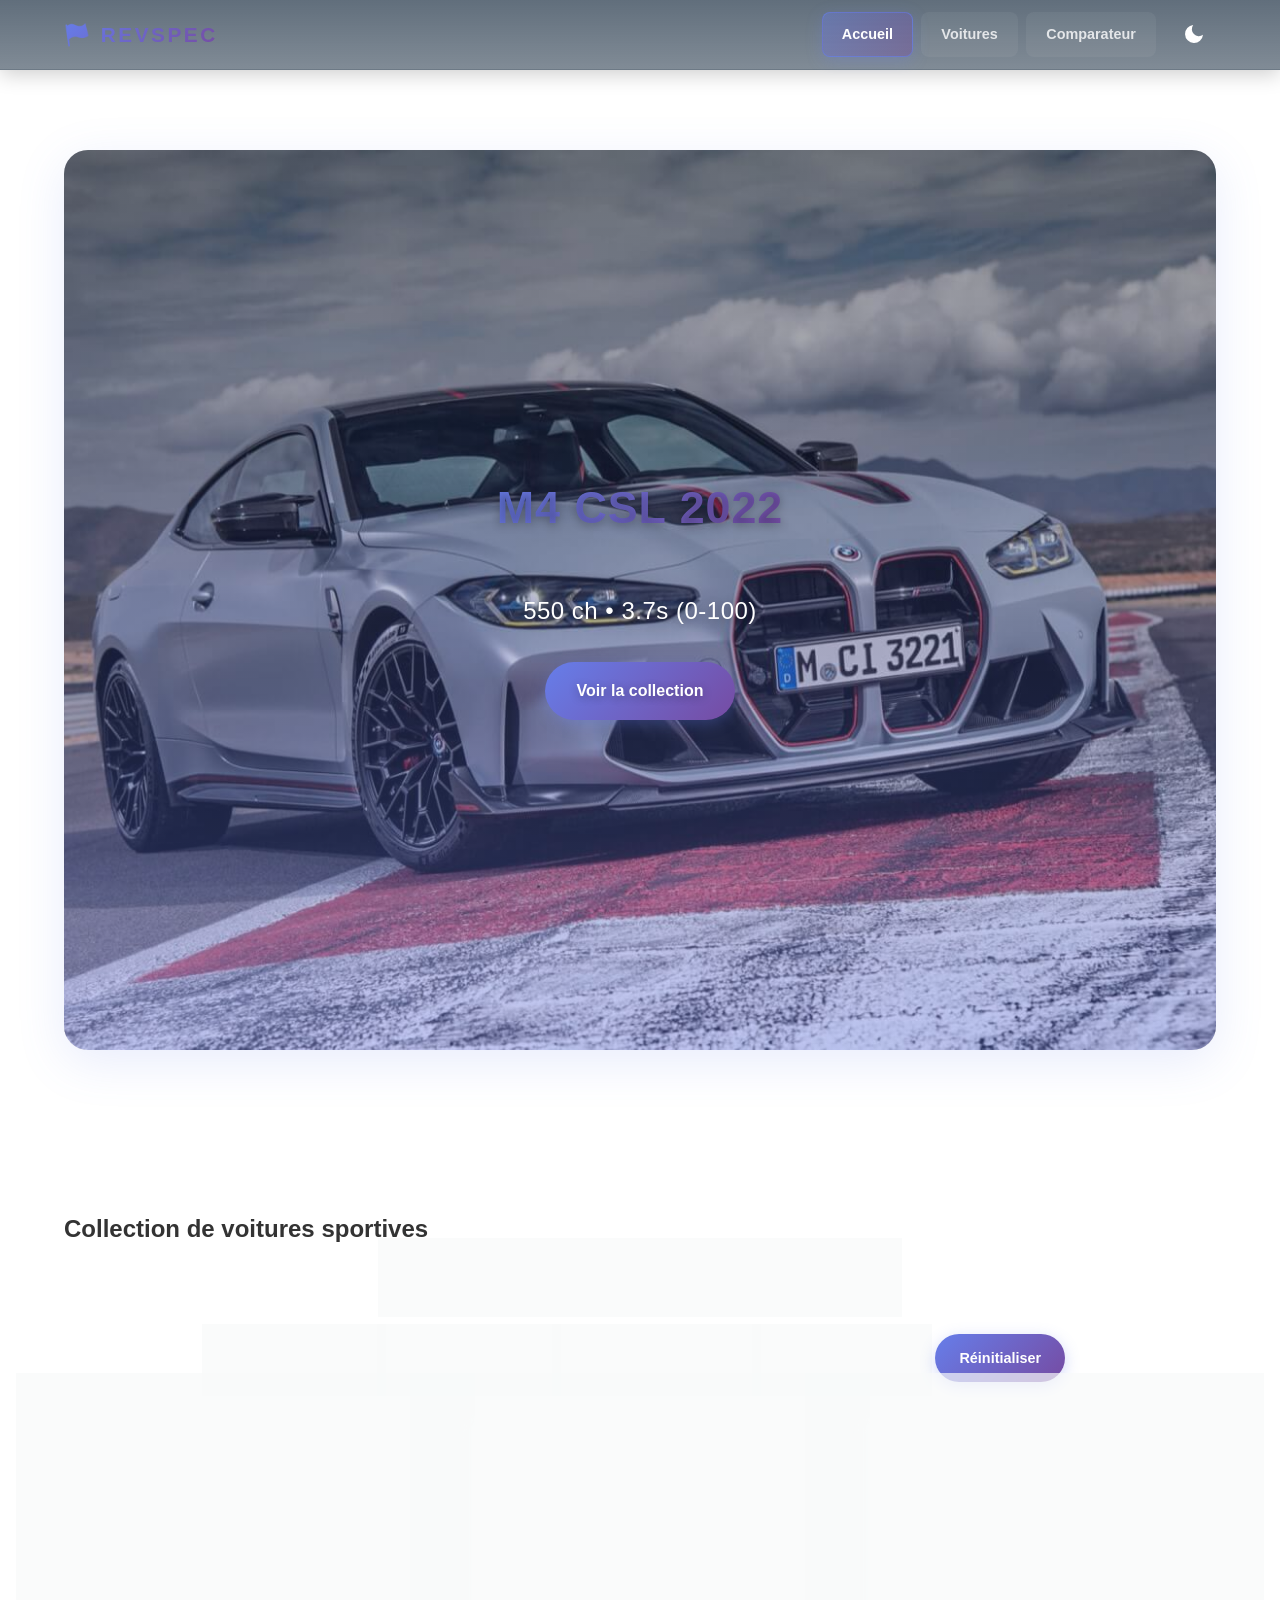
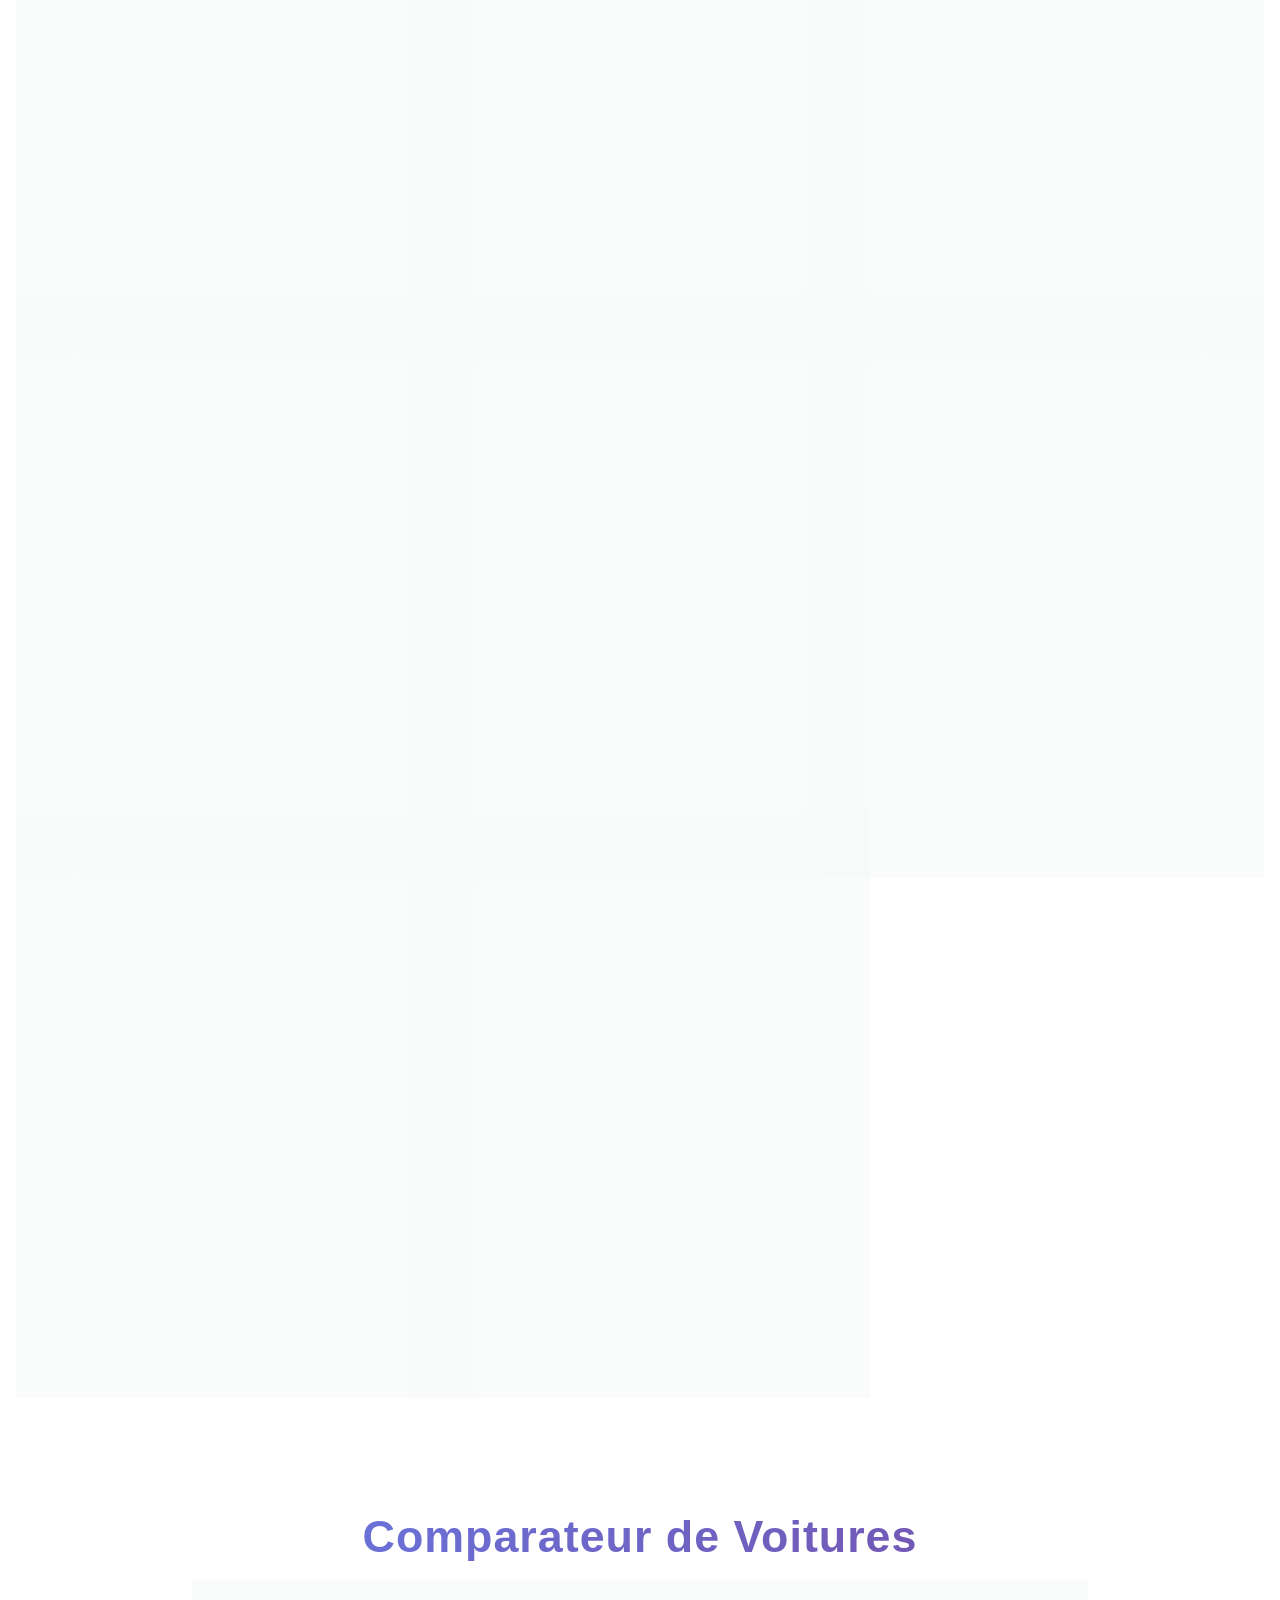
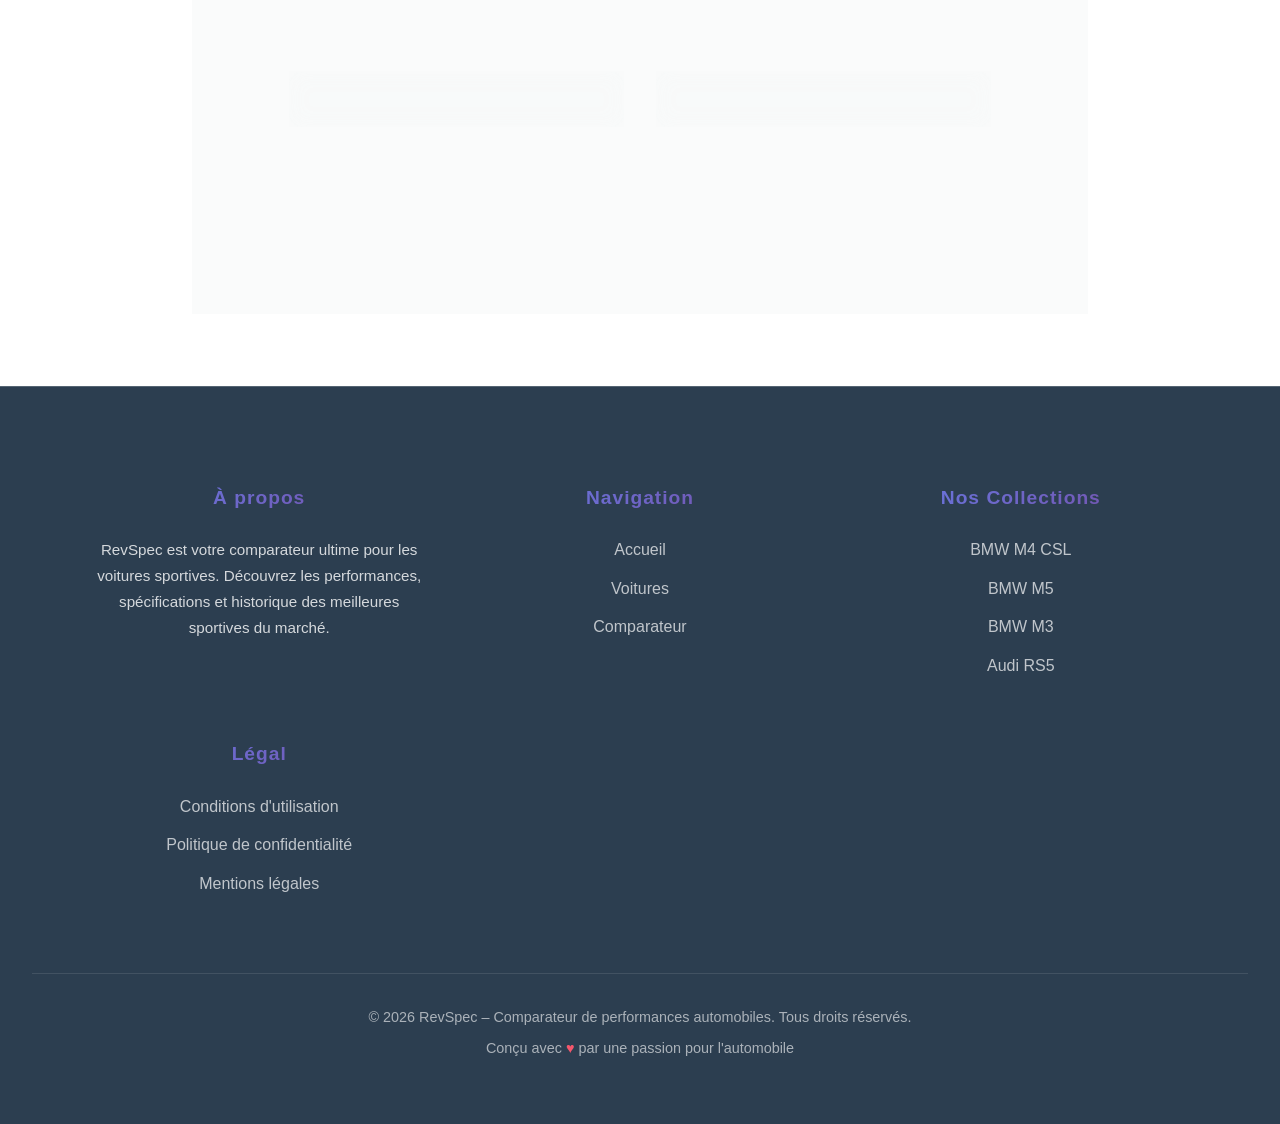
<file: index.html>
<!DOCTYPE html>
<html lang="fr">
<head>
  <meta charset="UTF-8">
  <meta name="viewport" content="width=device-width, initial-scale=1.0">
  <title>RevSpec – Comparateur de performances automobiles</title>
  <meta name="description" content="RevSpec : comparez les 0-100, puissance et vitesse max des meilleures sportives. Fiches techniques et historique des versions BMW M, Audi RS, Nissan GT-R.">
  <meta name="robots" content="index,follow,max-image-preview:large">
  <link rel="canonical" href="https://revspec.marcla.fr/index.html">
  <meta property="og:type" content="website">
  <meta property="og:site_name" content="RevSpec">
  <meta property="og:title" content="RevSpec – Comparateur de performances automobiles">
  <meta property="og:description" content="Comparez les 0-100, puissance et vitesse max des meilleures sportives. Historique complet de chaque modèle.">
  <meta property="og:url" content="/index.html">
  <link rel="preload" href="assets/css/style.css" as="style" onload="this.onload=null;this.rel='stylesheet'">
  <noscript><link rel="stylesheet" href="assets/css/style.css"></noscript>
</head>
<body>
  <header>
    <div class="logo">🏁 RevSpec</div>
    <nav>
      <ul class="nav-links">
        <li><a href="#hero" class="active">Accueil</a></li>
        <li><a href="#cars">Voitures</a></li>
        <li><a href="#comparator">Comparateur</a></li>
      </ul>
      <button id="dark-mode-toggle" aria-label="Toggle dark mode"><svg class="toggle-icon" viewBox="0 0 24 24" width="24" height="24" fill="currentColor"><circle class="sun-icon" cx="12" cy="12" r="5" opacity="0"/><path class="sun-rays" d="M12 1v6m0 6v6M4.22 4.22l4.24 4.24M15.54 15.54l4.24 4.24M1 12h6m6 0h6M4.22 19.78l4.24-4.24M15.54 8.46l4.24-4.24" stroke="currentColor" stroke-width="2" stroke-linecap="round" opacity="0"/><path class="moon-icon" d="M21 12.79A9 9 0 1 1 11.21 3 7 7 0 0 0 21 12.79z" opacity="1"/></svg></button>
      <div class="burger">
        <span></span>
        <span></span>
        <span></span>
      </div>
    </nav>
  </header>

  <section id="hero">
    <div class="hero-slider"></div>
  </section>

  <section id="cars">
    <h1>Collection de voitures sportives</h1>
    <div class="search-bar">
      <input type="text" id="search-input" placeholder="🔍 Rechercher une voiture ou marque...">
    </div>
    <div class="filters">
      <select id="filter-power">
        <option value="">Puissance (ch)</option>
        <option value="0-300">0 - 300 ch</option>
        <option value="300-400">300 - 400 ch</option>
        <option value="400-500">400 - 500 ch</option>
        <option value="500+">500+ ch</option>
      </select>
      <select id="filter-weight">
        <option value="">Poids (kg)</option>
        <option value="0-1500">0 - 1500 kg</option>
        <option value="1500-1700">1500 - 1700 kg</option>
        <option value="1700-1900">1700 - 1900 kg</option>
        <option value="1900+">1900+ kg</option>
      </select>
      <select id="filter-price">
        <option value="">Prix max (€)</option>
        <option value="0-50000">0 - 50 000 €</option>
        <option value="50000-80000">50 000 - 80 000 €</option>
        <option value="80000-120000">80 000 - 120 000 €</option>
        <option value="120000+">120 000+ €</option>
      </select>
      <select id="filter-accel">
        <option value="">0-100 km/h (s)</option>
        <option value="0-4">0 - 4s</option>
        <option value="4-5">4 - 5s</option>
        <option value="5-6">5 - 6s</option>
        <option value="6+">6s+</option>
      </select>
      <button id="reset-filters" class="btn-small">Réinitialiser</button>
    </div>
    <div id="car-grid"></div>
  </section>

  <section id="comparator">
    <h2>Comparateur de Voitures</h2>
    <div class="comparator">
      <div class="comparator-selects">
        <select id="car-select-1">
          <option value="">Sélectionner voiture 1</option>
        </select>
        <select id="car-select-2">
          <option value="">Sélectionner voiture 2</option>
        </select>
      </div>
      <button id="compare-btn" class="btn">Comparer</button>
    </div>
  </section>

  <footer>
    <div class="footer-content">
      <div class="footer-section">
        <h3>À propos</h3>
        <p>RevSpec est votre comparateur ultime pour les voitures sportives. Découvrez les performances, spécifications et historique des meilleures sportives du marché.</p>
      </div>
      
      <div class="footer-section">
        <h3>Navigation</h3>
        <ul>
          <li><a href="#hero">Accueil</a></li>
          <li><a href="#cars">Voitures</a></li>
          <li><a href="#comparator">Comparateur</a></li>
        </ul>
      </div>
      
      <div class="footer-section">
        <h3>Nos Collections</h3>
        <ul>
          <li><a href="pages-voitures/voiture-m4-csl-2022.html">BMW M4 CSL</a></li>
          <li><a href="pages-voitures/voiture-m5-2016.html">BMW M5</a></li>
          <li><a href="pages-voitures/voiture-m3-2022.html">BMW M3</a></li>
          <li><a href="pages-voitures/voiture-rs5-2016.html">Audi RS5</a></li>
        </ul>
      </div>
      
      <div class="footer-section">
        <h3>Légal</h3>
        <ul>
          <li><a href="#">Conditions d'utilisation</a></li>
          <li><a href="#">Politique de confidentialité</a></li>
          <li><a href="#">Mentions légales</a></li>
        </ul>
      </div>
    </div>
    
    <div class="footer-bottom">
      <p>&copy; 2026 RevSpec – Comparateur de performances automobiles. Tous droits réservés.</p>
      <div class="footer-links">
        <span>Conçu avec <span style="color: #f5576c;">♥</span> par une passion pour l'automobile</span>
      </div>
    </div>
  </footer>

  <script src="assets/js/app.js" defer></script>
</body>
</html>
</file>
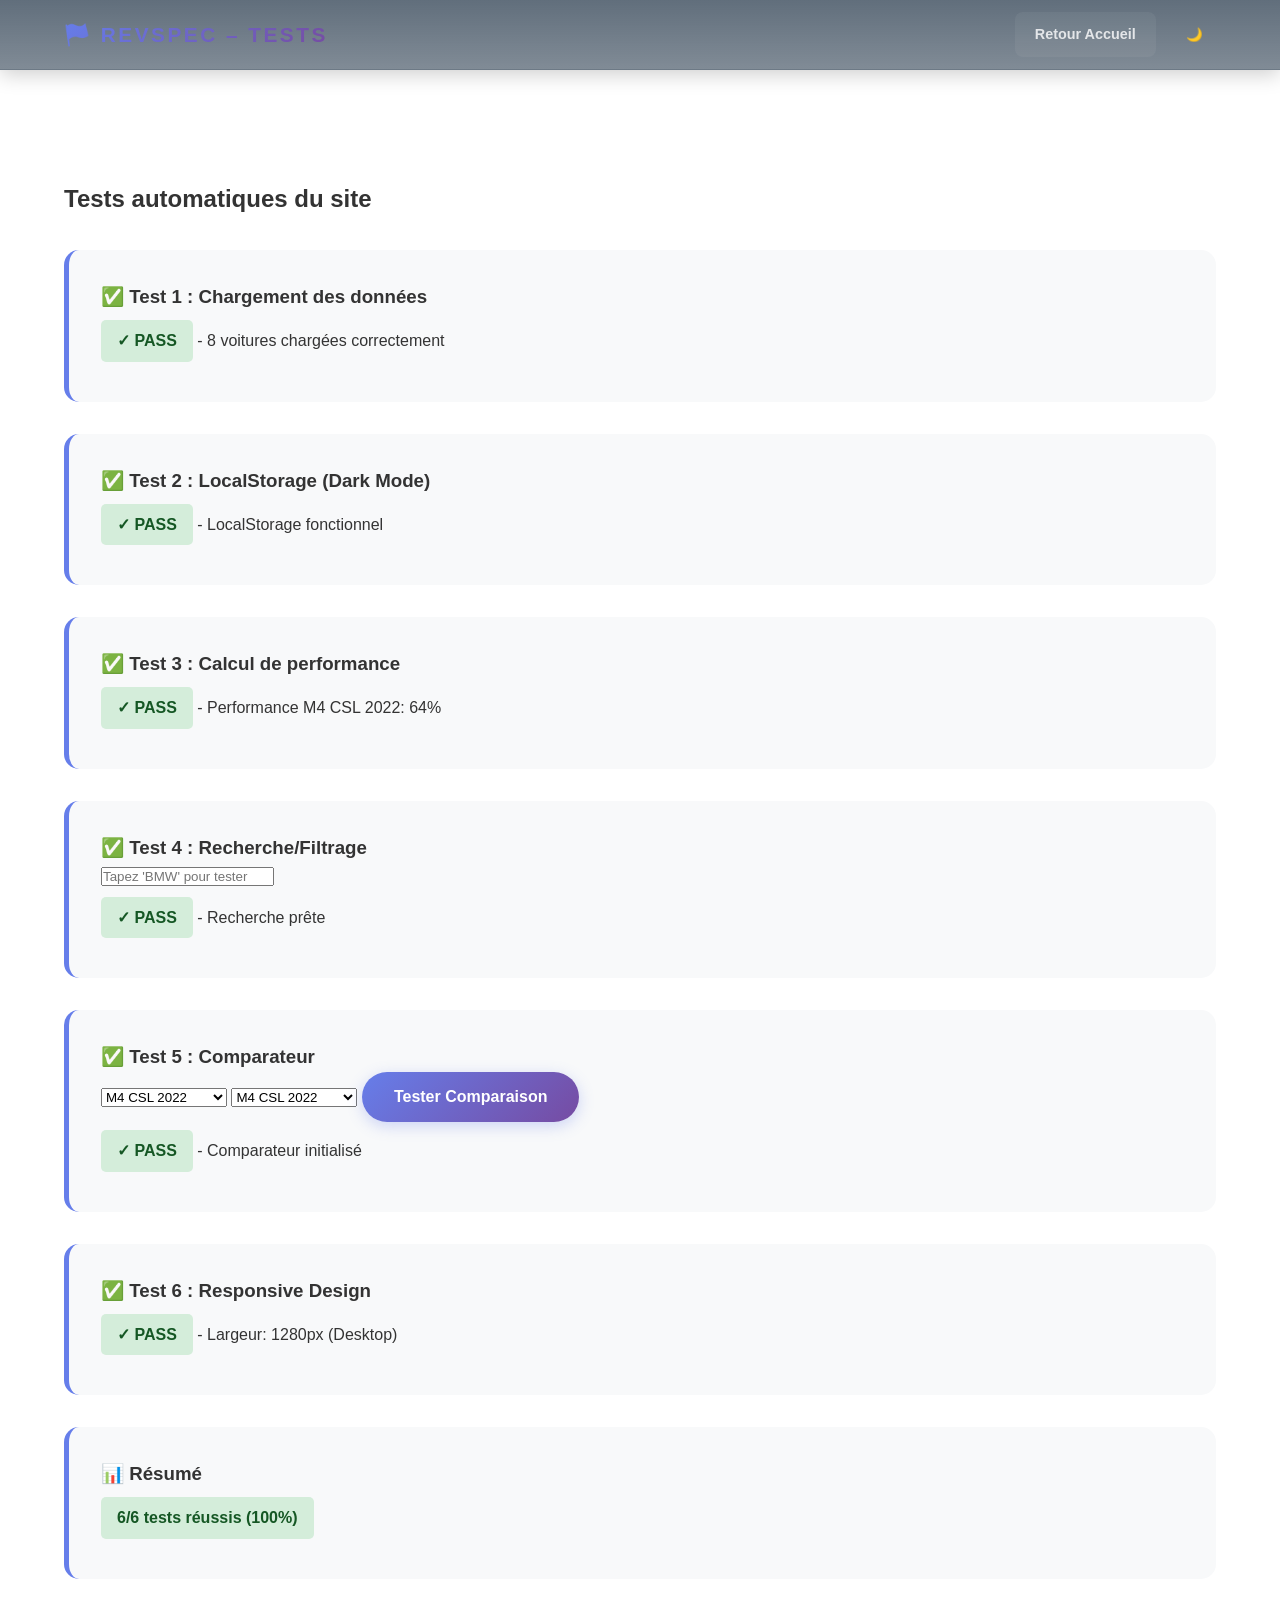
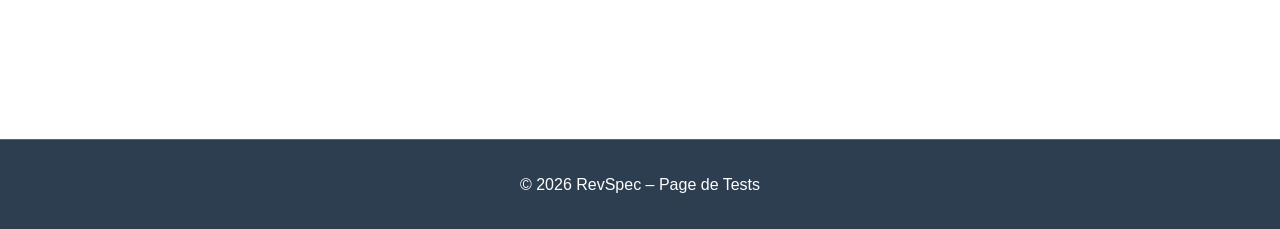
<file: tests.html>
<!DOCTYPE html>
<html lang="fr">
<head>
  <meta charset="UTF-8">
  <meta name="viewport" content="width=device-width, initial-scale=1.0">
  <title>Tests – RevSpec</title>
  <meta name="description" content="Page de tests techniques RevSpec pour verifier le bon fonctionnement de l'interface et des scripts.">
  <meta name="robots" content="noindex,nofollow">
  <link rel="canonical" href="https://revspec.marcla.fr/tests.html">
  <link rel="preload" href="assets/css/style.css" as="style" onload="this.onload=null;this.rel='stylesheet'">
  <noscript><link rel="stylesheet" href="assets/css/style.css"></noscript>
  <style>
    .test-section {
      background: var(--card-bg);
      padding: 2rem;
      margin: 2rem 0;
      border-radius: 15px;
      border-left: 5px solid var(--primary);
    }
    .test-result {
      display: inline-block;
      padding: 0.5rem 1rem;
      border-radius: 5px;
      margin: 0.5rem 0;
      font-weight: bold;
    }
    .test-pass {
      background: #d4edda;
      color: #155724;
    }
    .test-fail {
      background: #f8d7da;
      color: #721c24;
    }
  </style>
</head>
<body>
  <header>
    <div class="logo">🏁 RevSpec – Tests</div>
    <nav>
      <ul class="nav-links">
        <li><a href="index.html">Retour Accueil</a></li>
      </ul>
      <button id="dark-mode-toggle" aria-label="Toggle dark mode">🌙</button>
    </nav>
  </header>

  <section style="margin-top: 100px;">
    <h1>Tests automatiques du site</h1>
    
    <div class="test-section">
      <h3>✅ Test 1 : Chargement des données</h3>
      <p id="test-1">En cours...</p>
    </div>

    <div class="test-section">
      <h3>✅ Test 2 : LocalStorage (Dark Mode)</h3>
      <p id="test-2">En cours...</p>
    </div>

    <div class="test-section">
      <h3>✅ Test 3 : Calcul de performance</h3>
      <p id="test-3">En cours...</p>
    </div>

    <div class="test-section">
      <h3>✅ Test 4 : Recherche/Filtrage</h3>
      <input type="text" id="test-search" placeholder="Tapez 'BMW' pour tester">
      <p id="test-4">En cours...</p>
    </div>

    <div class="test-section">
      <h3>✅ Test 5 : Comparateur</h3>
      <select id="test-select-1"></select>
      <select id="test-select-2"></select>
      <button class="btn" id="test-compare">Tester Comparaison</button>
      <p id="test-5">En cours...</p>
    </div>

    <div class="test-section">
      <h3>✅ Test 6 : Responsive Design</h3>
      <p id="test-6">Largeur écran : <span id="screen-width"></span>px</p>
    </div>

    <div class="test-section">
      <h3>📊 Résumé</h3>
      <p id="test-summary"></p>
    </div>
  </section>

  <footer>
    <p>&copy; 2026 RevSpec – Page de Tests</p>
  </footer>

  <script src="assets/js/app.js"></script>
  <script>
    let passedTests = 0;
    let totalTests = 6;

    // Test 1 : Chargement des données
    setTimeout(() => {
      if (typeof cars !== 'undefined' && cars.length === 8) {
        document.getElementById('test-1').innerHTML = 
          '<span class="test-result test-pass">✓ PASS</span> - 8 voitures chargées correctement';
        passedTests++;
      } else {
        document.getElementById('test-1').innerHTML = 
          '<span class="test-result test-fail">✗ FAIL</span> - Erreur de chargement';
      }
      updateSummary();
    }, 500);

    // Test 2 : LocalStorage
    setTimeout(() => {
      try {
        localStorage.setItem('test', 'ok');
        const result = localStorage.getItem('test');
        localStorage.removeItem('test');
        
        if (result === 'ok') {
          document.getElementById('test-2').innerHTML = 
            '<span class="test-result test-pass">✓ PASS</span> - LocalStorage fonctionnel';
          passedTests++;
        }
      } catch(e) {
        document.getElementById('test-2').innerHTML = 
          '<span class="test-result test-fail">✗ FAIL</span> - LocalStorage non disponible';
      }
      updateSummary();
    }, 600);

    // Test 3 : Calcul de performance
    setTimeout(() => {
      if (typeof calculatePerformance === 'function') {
        const testCar = cars[0];
        const perf = calculatePerformance(testCar);
        
        if (perf >= 0 && perf <= 100) {
          document.getElementById('test-3').innerHTML = 
            `<span class="test-result test-pass">✓ PASS</span> - Performance ${testCar.name}: ${perf}%`;
          passedTests++;
        }
      } else {
        document.getElementById('test-3').innerHTML = 
          '<span class="test-result test-fail">✗ FAIL</span> - Fonction non trouvée';
      }
      updateSummary();
    }, 700);

    // Test 4 : Recherche
    const testSearch = document.getElementById('test-search');
    testSearch.addEventListener('input', (e) => {
      const query = e.target.value.toLowerCase();
      const filtered = cars.filter(car => car.name.toLowerCase().includes(query));
      
      document.getElementById('test-4').innerHTML = 
        `<span class="test-result test-pass">✓ PASS</span> - ${filtered.length} résultat(s) pour "${query}"`;
    });
    document.getElementById('test-4').innerHTML = 
      '<span class="test-result test-pass">✓ PASS</span> - Recherche prête';
    passedTests++;
    updateSummary();

    // Test 5 : Comparateur
    const select1 = document.getElementById('test-select-1');
    const select2 = document.getElementById('test-select-2');
    
    cars.forEach(car => {
      select1.innerHTML += `<option value="${car.id}">${car.name}</option>`;
      select2.innerHTML += `<option value="${car.id}">${car.name}</option>`;
    });
    
    document.getElementById('test-compare').addEventListener('click', () => {
      const car1 = cars.find(c => c.id === select1.value);
      const car2 = cars.find(c => c.id === select2.value);
      
      if (car1 && car2) {
        document.getElementById('test-5').innerHTML = 
          `<span class="test-result test-pass">✓ PASS</span> - Comparaison ${car1.name} vs ${car2.name}`;
        passedTests++;
        updateSummary();
      }
    });
    
    document.getElementById('test-5').innerHTML = 
      '<span class="test-result test-pass">✓ PASS</span> - Comparateur initialisé';
    passedTests++;
    updateSummary();

    // Test 6 : Responsive
    function updateScreenWidth() {
      const width = window.innerWidth;
      document.getElementById('screen-width').textContent = width;
      
      let device = 'Desktop';
      if (width < 480) device = 'Mobile';
      else if (width < 768) device = 'Tablet';
      
      document.getElementById('test-6').innerHTML = 
        `<span class="test-result test-pass">✓ PASS</span> - Largeur: ${width}px (${device})`;
    }
    
    updateScreenWidth();
    window.addEventListener('resize', updateScreenWidth);
    passedTests++;
    updateSummary();

    // Résumé
    function updateSummary() {
      const percentage = Math.round((passedTests / totalTests) * 100);
      const color = percentage === 100 ? 'test-pass' : 'test-fail';
      
      document.getElementById('test-summary').innerHTML = 
        `<span class="test-result ${color}">${passedTests}/${totalTests} tests réussis (${percentage}%)</span>`;
    }
  </script>
</body>
</html>
</file>
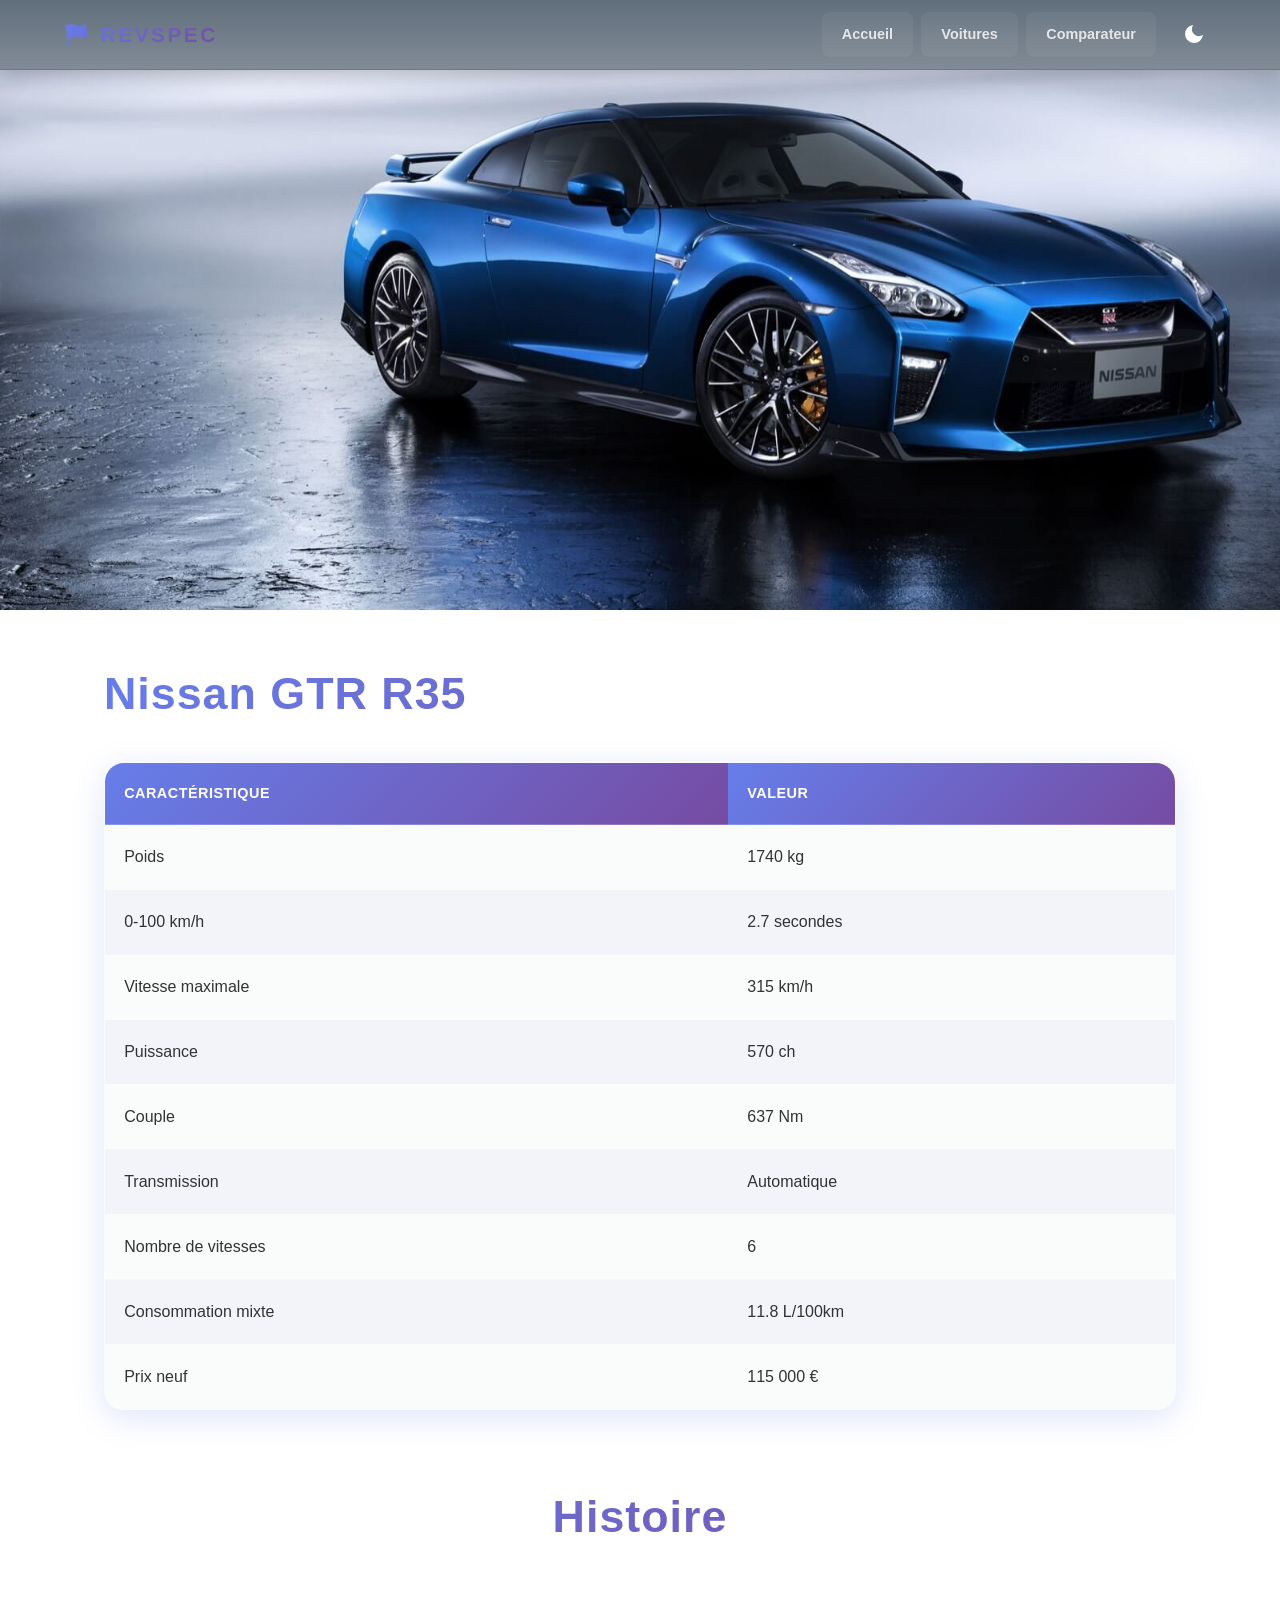
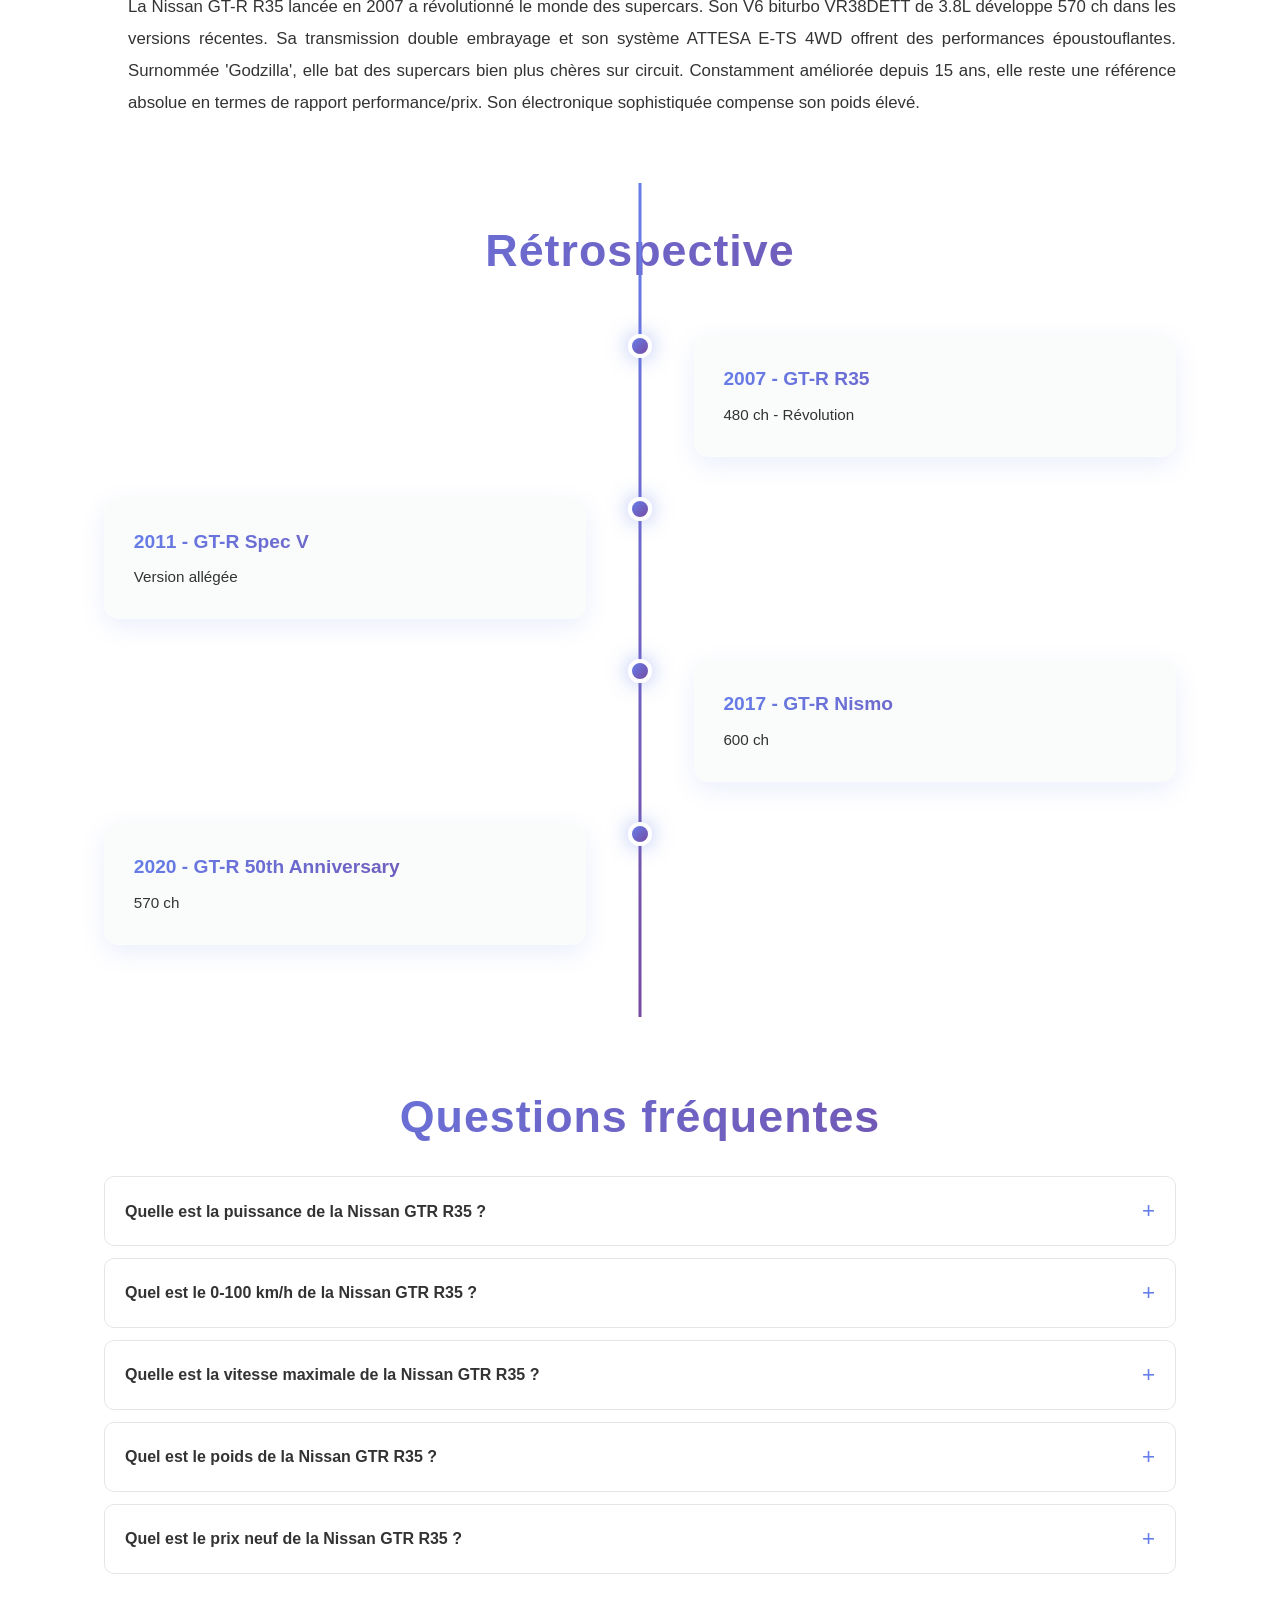
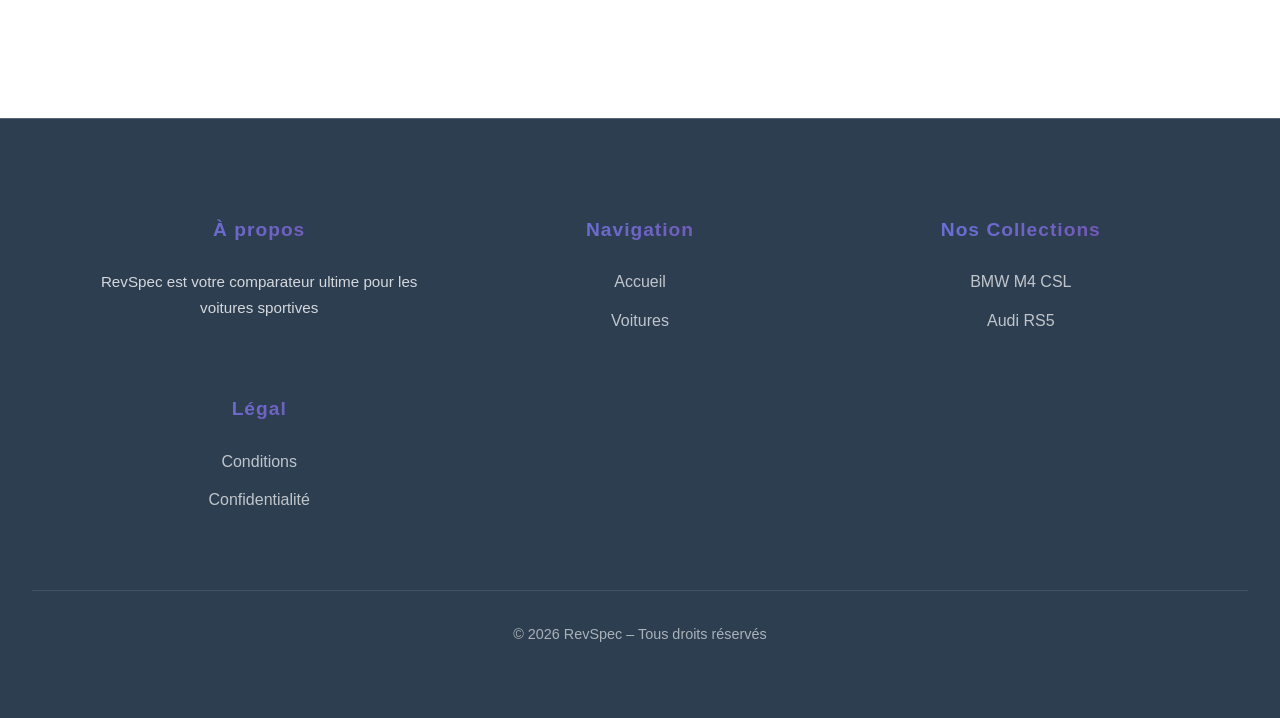
<file: pages-voitures/voiture-gtr-r35.html>
<!DOCTYPE html>
<html lang="fr">
<head>
  <meta charset="UTF-8">
  <meta name="viewport" content="width=device-width, initial-scale=1.0">
  <title>Nissan GTR R35 – Fiche technique &amp; performances | RevSpec</title>
  <meta name="description" content="Nissan GTR R35 : 570 ch, 0-100 en 2,7 s, 315 km/h. Fiche technique complète et historique des versions depuis 2007.">
  <meta name="robots" content="index,follow,max-image-preview:large">
  <link rel="canonical" href="https://revspec.marcla.fr/pages-voitures/voiture-gtr-r35.html">
  <link rel="preload" href="../assets/css/style.css" as="style" onload="this.onload=null;this.rel='stylesheet'">
  <noscript><link rel="stylesheet" href="../assets/css/style.css"></noscript>
</head>
<body>
  <header>
    <div class="logo">🏁 RevSpec</div>
    <nav>
      <ul class="nav-links">
        <li><a href="../index.html">Accueil</a></li>
        <li><a href="../index.html#cars">Voitures</a></li>
        <li><a href="../index.html#comparator">Comparateur</a></li>
      </ul>
      <button id="dark-mode-toggle" aria-label="Toggle dark mode"><svg class="toggle-icon" viewBox="0 0 24 24" width="24" height="24" fill="currentColor"><circle class="sun-icon" cx="12" cy="12" r="5" opacity="0"/><path class="sun-rays" d="M12 1v6m0 6v6M4.22 4.22l4.24 4.24M15.54 15.54l4.24 4.24M1 12h6m6 0h6M4.22 19.78l4.24-4.24M15.54 8.46l4.24-4.24" stroke="currentColor" stroke-width="2" stroke-linecap="round" opacity="0"/><path class="moon-icon" d="M21 12.79A9 9 0 1 1 11.21 3 7 7 0 0 0 21 12.79z" opacity="1"/></svg></button>
      <div class="burger">
        <span></span>
        <span></span>
        <span></span>
      </div>
    </nav>
  </header>

  <img src="../assets/images/voitures/r35.jpg" alt="Nissan GTR R35" class="hero-image" loading="lazy" decoding="async">

  <div class="car-details">
    <h1>Nissan GTR R35</h1>
    
    <div class="specs-table">
      <table>
        <thead>
          <tr>
            <th>Caractéristique</th>
            <th>Valeur</th>
          </tr>
        </thead>
        <tbody>
          <tr><td>Poids</td><td>1740 kg</td></tr>
          <tr><td>0-100 km/h</td><td>2.7 secondes</td></tr>
          <tr><td>Vitesse maximale</td><td>315 km/h</td></tr>
          <tr><td>Puissance</td><td>570 ch</td></tr>
          <tr><td>Couple</td><td>637 Nm</td></tr>
          <tr><td>Transmission</td><td>Automatique</td></tr>
          <tr><td>Nombre de vitesses</td><td>6</td></tr>
          <tr><td>Consommation mixte</td><td>11.8 L/100km</td></tr>
          <tr><td>Prix neuf</td><td>115 000 €</td></tr>
        </tbody>
      </table>
    </div>

    <div class="history">
      <h2>Histoire</h2>
      <p>La Nissan GT-R R35 lancée en 2007 a révolutionné le monde des supercars. Son V6 biturbo VR38DETT de 3.8L développe 570 ch dans les versions récentes. Sa transmission double embrayage et son système ATTESA E-TS 4WD offrent des performances époustouflantes. Surnommée 'Godzilla', elle bat des supercars bien plus chères sur circuit. Constamment améliorée depuis 15 ans, elle reste une référence absolue en termes de rapport performance/prix. Son électronique sophistiquée compense son poids élevé.</p>
    </div>

    <div class="timeline">
      <h2>Rétrospective</h2>
      <div class="timeline-item">
        <div class="timeline-content">
          <h3>2007 - GT-R R35</h3>
          <p>480 ch - Révolution</p>
        </div>
        <div class="timeline-dot"></div>
      </div>
      <div class="timeline-item">
        <div class="timeline-content">
          <h3>2011 - GT-R Spec V</h3>
          <p>Version allégée</p>
        </div>
        <div class="timeline-dot"></div>
      </div>
      <div class="timeline-item">
        <div class="timeline-content">
          <h3>2017 - GT-R Nismo</h3>
          <p>600 ch</p>
        </div>
        <div class="timeline-dot"></div>
      </div>
      <div class="timeline-item">
        <div class="timeline-content">
          <h3>2020 - GT-R 50th Anniversary</h3>
          <p>570 ch</p>
        </div>
        <div class="timeline-dot"></div>
      </div>
    </div>
  </div>

  <footer>
    <div class="footer-content">
      <div class="footer-section">
        <h3>À propos</h3>
        <p>RevSpec est votre comparateur ultime pour les voitures sportives</p>
      </div>
      <div class="footer-section">
        <h3>Navigation</h3>
        <ul><li><a href="../index.html#hero">Accueil</a></li><li><a href="../index.html#cars">Voitures</a></li></ul>
      </div>
      <div class="footer-section">
        <h3>Nos Collections</h3>
        <ul><li><a href="voiture-m4-csl-2022.html">BMW M4 CSL</a></li><li><a href="voiture-rs5-2016.html">Audi RS5</a></li></ul>
      </div>
      <div class="footer-section">
        <h3>Légal</h3>
        <ul><li><a href="#">Conditions</a></li><li><a href="#">Confidentialité</a></li></ul>
      </div>
    </div>
    <div class="footer-bottom">
      <p>&copy; 2026 RevSpec – Tous droits réservés</p>
    </div>
  </footer>

  <script src="../assets/js/app.js" defer></script>
</body>
</html>
</file>
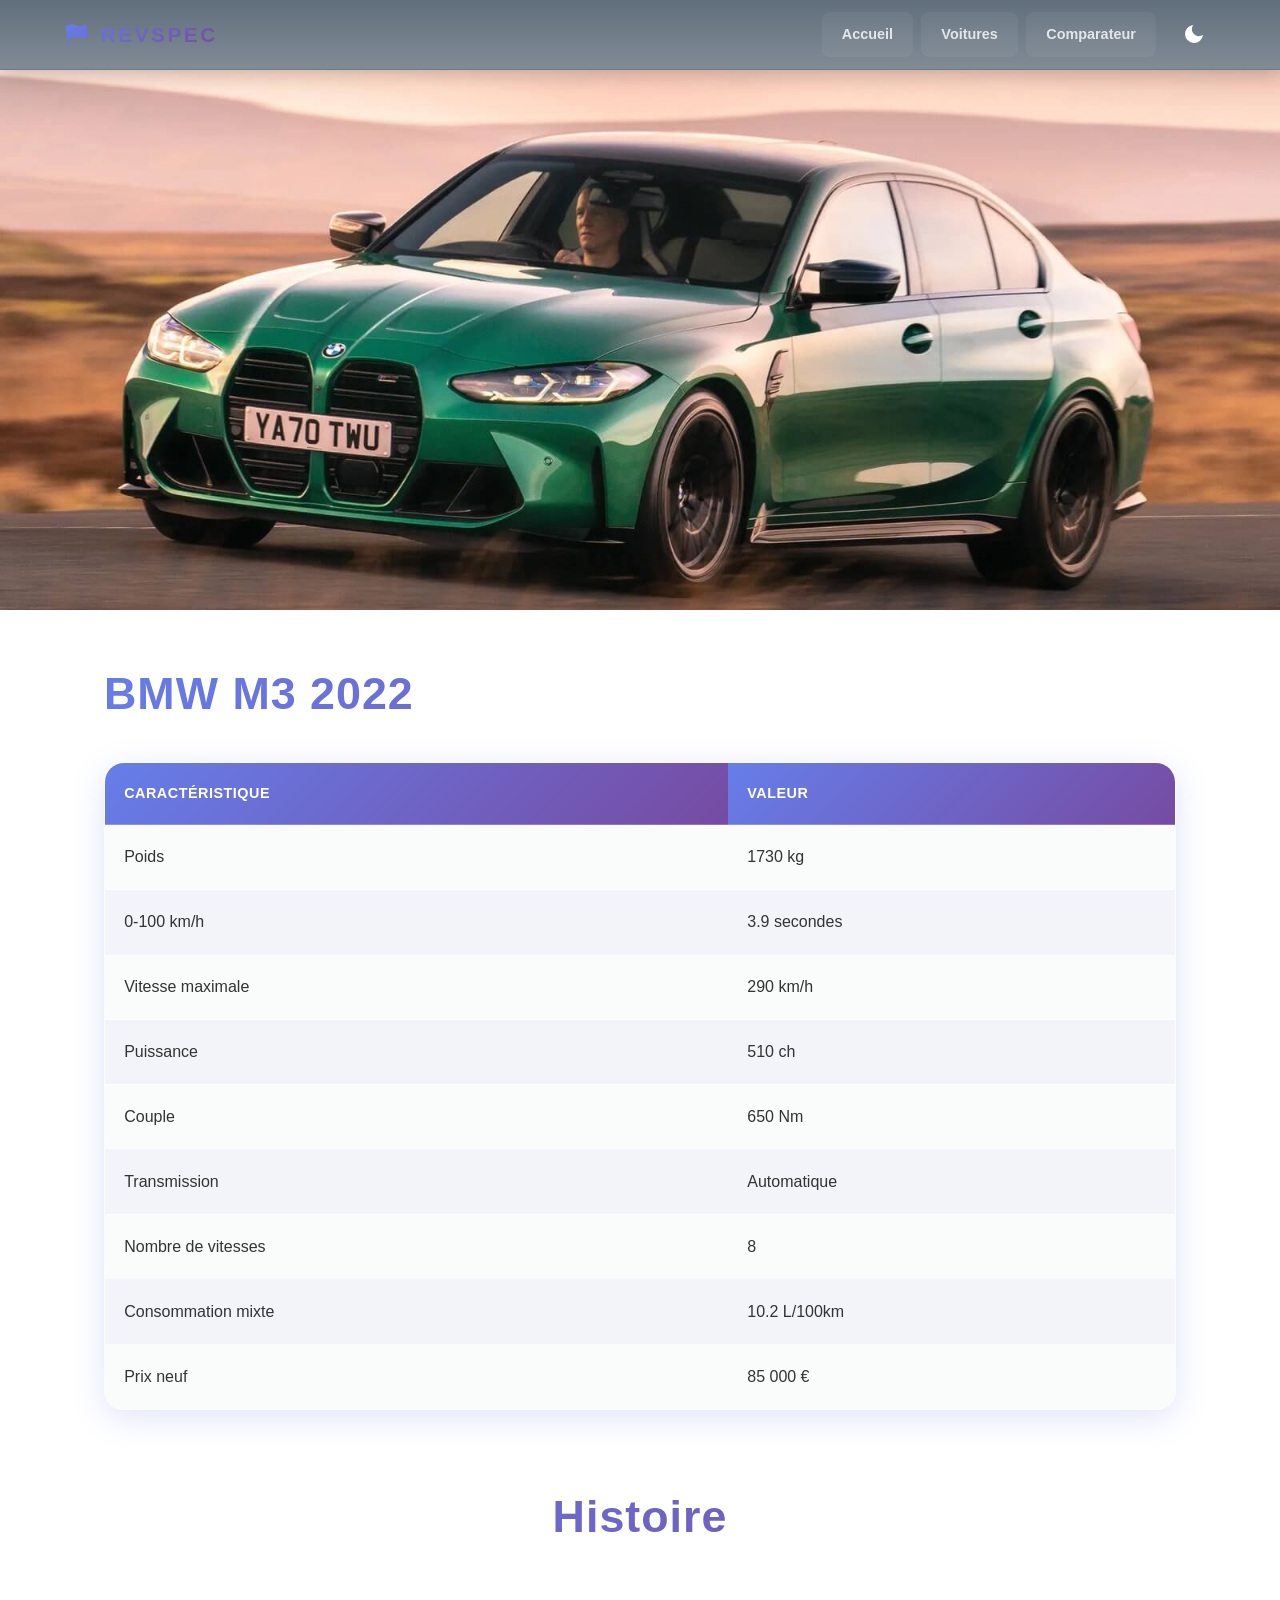
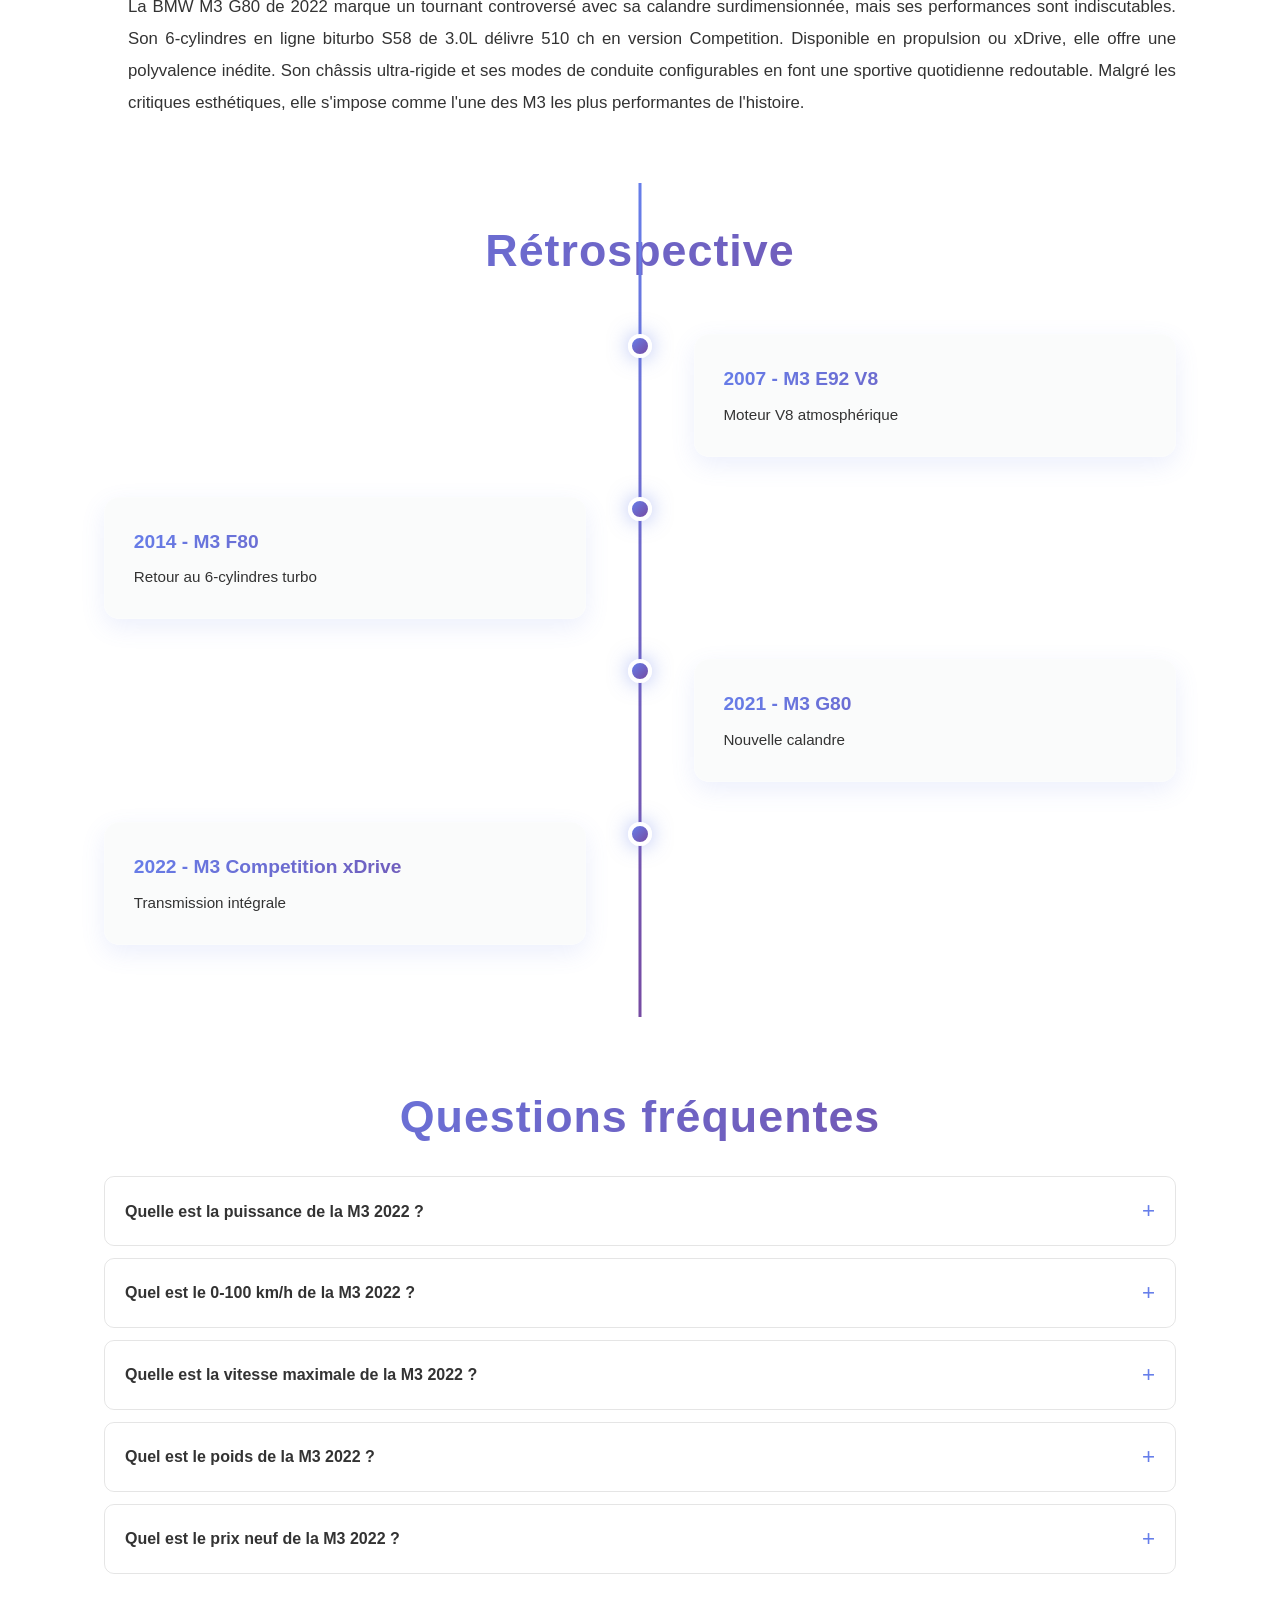
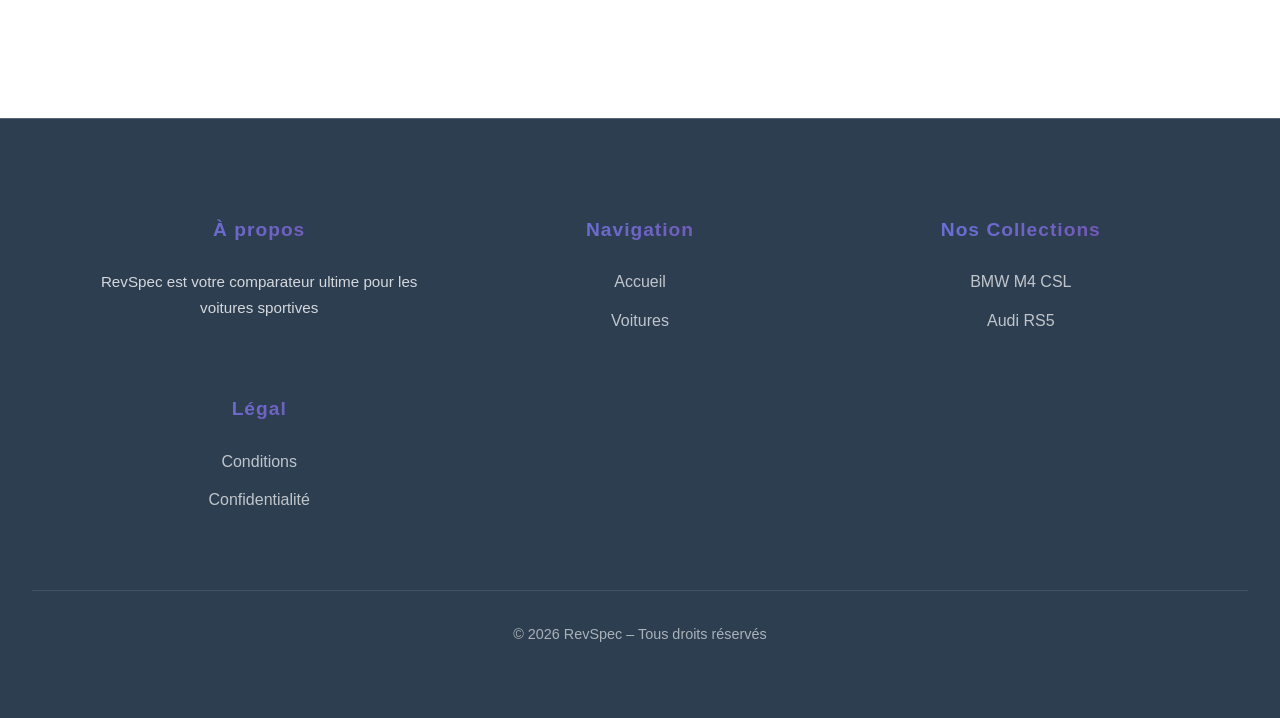
<file: pages-voitures/voiture-m3-2022.html>
<!DOCTYPE html>
<html lang="fr">
<head>
  <meta charset="UTF-8">
  <meta name="viewport" content="width=device-width, initial-scale=1.0">
  <title>BMW M3 2022 – Fiche technique &amp; performances | RevSpec</title>
  <meta name="description" content="BMW M3 2022 : 510 ch, 0-100 en 3,9 s, 290 km/h. Fiche technique complète et historique des versions depuis 2007.">
  <meta name="robots" content="index,follow,max-image-preview:large">
  <link rel="canonical" href="https://revspec.marcla.fr/pages-voitures/voiture-m3-2022.html">
  <link rel="preload" href="../assets/css/style.css" as="style" onload="this.onload=null;this.rel='stylesheet'">
  <noscript><link rel="stylesheet" href="../assets/css/style.css"></noscript>
</head>
<body>
  <header>
    <div class="logo">🏁 RevSpec</div>
    <nav>
      <ul class="nav-links">
        <li><a href="../index.html">Accueil</a></li>
        <li><a href="../index.html#cars">Voitures</a></li>
        <li><a href="../index.html#comparator">Comparateur</a></li>
      </ul>
      <button id="dark-mode-toggle" aria-label="Toggle dark mode"><svg class="toggle-icon" viewBox="0 0 24 24" width="24" height="24" fill="currentColor"><circle class="sun-icon" cx="12" cy="12" r="5" opacity="0"/><path class="sun-rays" d="M12 1v6m0 6v6M4.22 4.22l4.24 4.24M15.54 15.54l4.24 4.24M1 12h6m6 0h6M4.22 19.78l4.24-4.24M15.54 8.46l4.24-4.24" stroke="currentColor" stroke-width="2" stroke-linecap="round" opacity="0"/><path class="moon-icon" d="M21 12.79A9 9 0 1 1 11.21 3 7 7 0 0 0 21 12.79z" opacity="1"/></svg></button>
      <div class="burger">
        <span></span>
        <span></span>
        <span></span>
      </div>
    </nav>
  </header>

  <img src="../assets/images/voitures/m3-2022.jpg" alt="BMW M3 2022" class="hero-image" loading="lazy" decoding="async">

  <div class="car-details">
    <h1>BMW M3 2022</h1>
    
    <div class="specs-table">
      <table>
        <thead>
          <tr>
            <th>Caractéristique</th>
            <th>Valeur</th>
          </tr>
        </thead>
        <tbody>
          <tr><td>Poids</td><td>1730 kg</td></tr>
          <tr><td>0-100 km/h</td><td>3.9 secondes</td></tr>
          <tr><td>Vitesse maximale</td><td>290 km/h</td></tr>
          <tr><td>Puissance</td><td>510 ch</td></tr>
          <tr><td>Couple</td><td>650 Nm</td></tr>
          <tr><td>Transmission</td><td>Automatique</td></tr>
          <tr><td>Nombre de vitesses</td><td>8</td></tr>
          <tr><td>Consommation mixte</td><td>10.2 L/100km</td></tr>
          <tr><td>Prix neuf</td><td>85 000 €</td></tr>
        </tbody>
      </table>
    </div>

    <div class="history">
      <h2>Histoire</h2>
      <p>La BMW M3 G80 de 2022 marque un tournant controversé avec sa calandre surdimensionnée, mais ses performances sont indiscutables. Son 6-cylindres en ligne biturbo S58 de 3.0L délivre 510 ch en version Competition. Disponible en propulsion ou xDrive, elle offre une polyvalence inédite. Son châssis ultra-rigide et ses modes de conduite configurables en font une sportive quotidienne redoutable. Malgré les critiques esthétiques, elle s'impose comme l'une des M3 les plus performantes de l'histoire.</p>
    </div>

    <div class="timeline">
      <h2>Rétrospective</h2>
      <div class="timeline-item">
        <div class="timeline-content">
          <h3>2007 - M3 E92 V8</h3>
          <p>Moteur V8 atmosphérique</p>
        </div>
        <div class="timeline-dot"></div>
      </div>
      <div class="timeline-item">
        <div class="timeline-content">
          <h3>2014 - M3 F80</h3>
          <p>Retour au 6-cylindres turbo</p>
        </div>
        <div class="timeline-dot"></div>
      </div>
      <div class="timeline-item">
        <div class="timeline-content">
          <h3>2021 - M3 G80</h3>
          <p>Nouvelle calandre</p>
        </div>
        <div class="timeline-dot"></div>
      </div>
      <div class="timeline-item">
        <div class="timeline-content">
          <h3>2022 - M3 Competition xDrive</h3>
          <p>Transmission intégrale</p>
        </div>
        <div class="timeline-dot"></div>
      </div>
    </div>
  </div>

  <footer>
    <div class="footer-content">
      <div class="footer-section">
        <h3>À propos</h3>
        <p>RevSpec est votre comparateur ultime pour les voitures sportives</p>
      </div>
      <div class="footer-section">
        <h3>Navigation</h3>
        <ul><li><a href="../index.html#hero">Accueil</a></li><li><a href="../index.html#cars">Voitures</a></li></ul>
      </div>
      <div class="footer-section">
        <h3>Nos Collections</h3>
        <ul><li><a href="voiture-m4-csl-2022.html">BMW M4 CSL</a></li><li><a href="voiture-rs5-2016.html">Audi RS5</a></li></ul>
      </div>
      <div class="footer-section">
        <h3>Légal</h3>
        <ul><li><a href="#">Conditions</a></li><li><a href="#">Confidentialité</a></li></ul>
      </div>
    </div>
    <div class="footer-bottom">
      <p>&copy; 2026 RevSpec – Tous droits réservés</p>
    </div>
  </footer>

  <script src="../assets/js/app.js" defer></script>
</body>
</html>
</file>
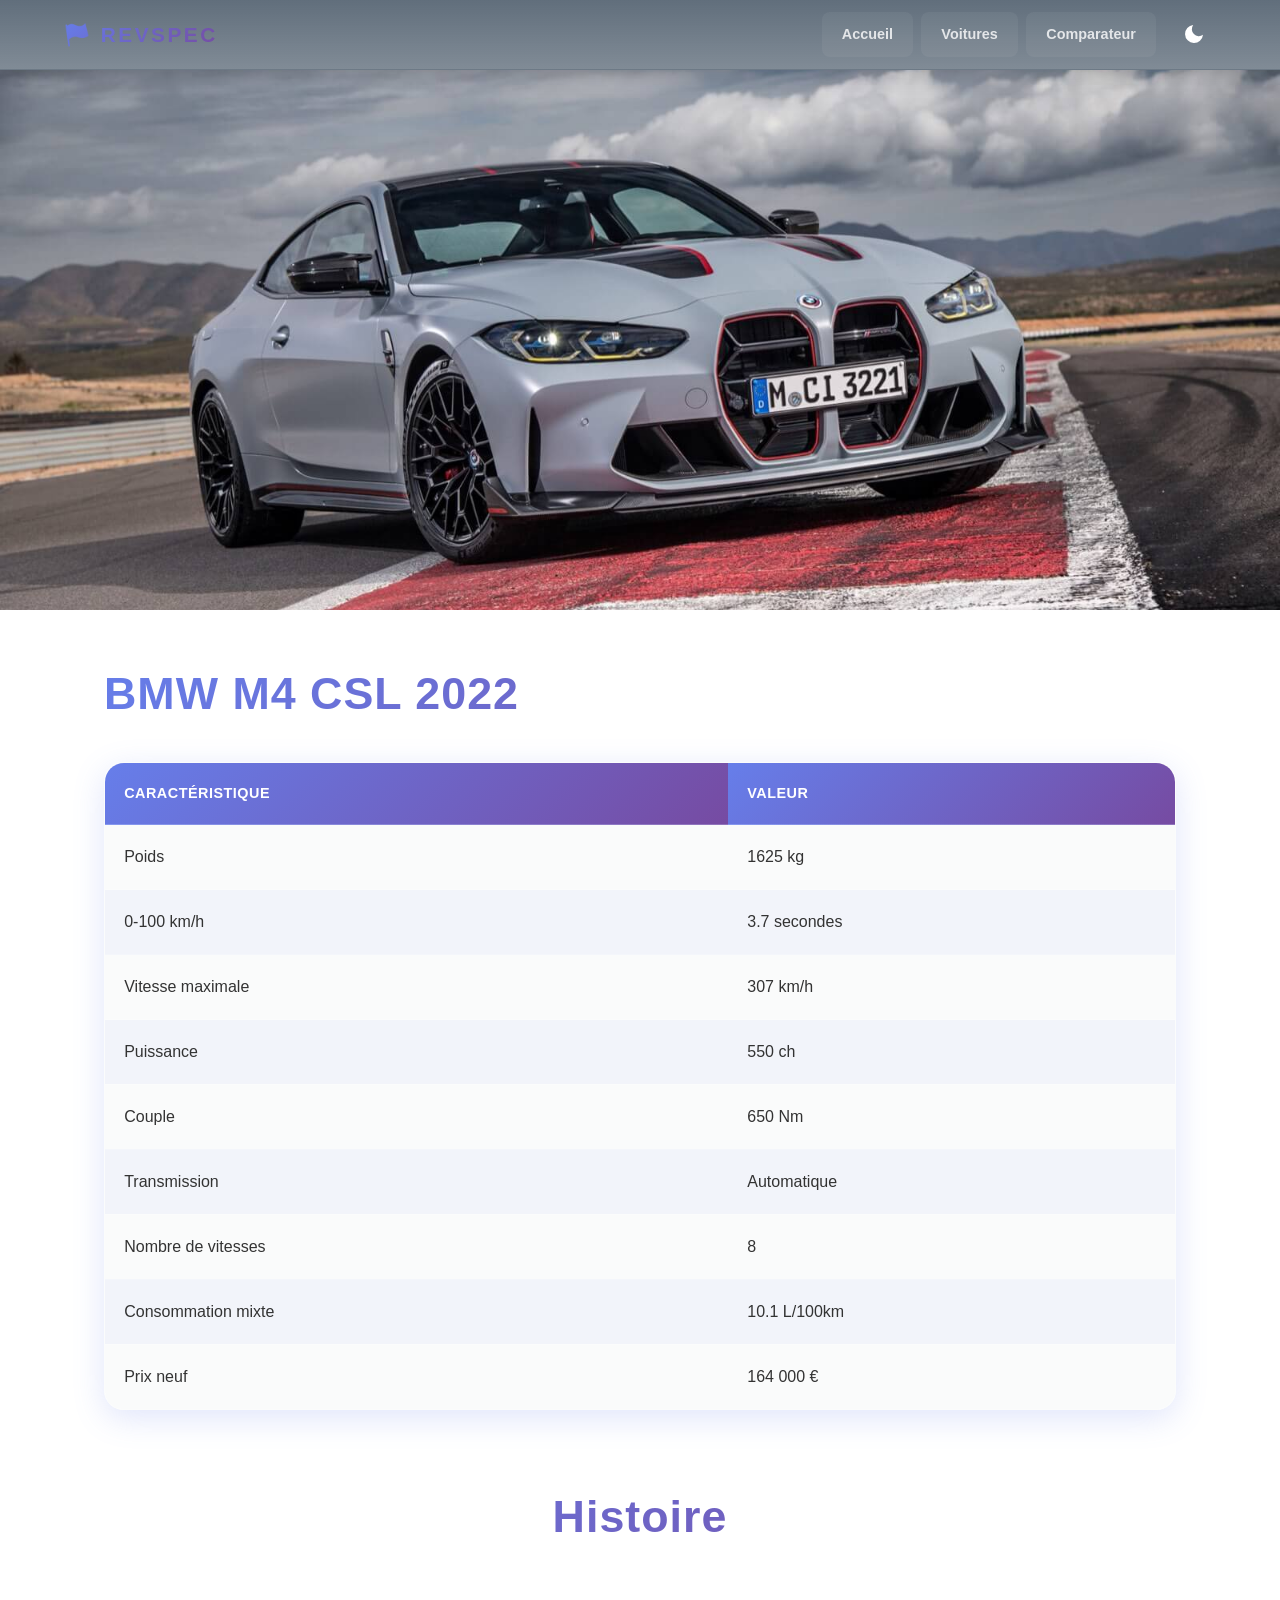
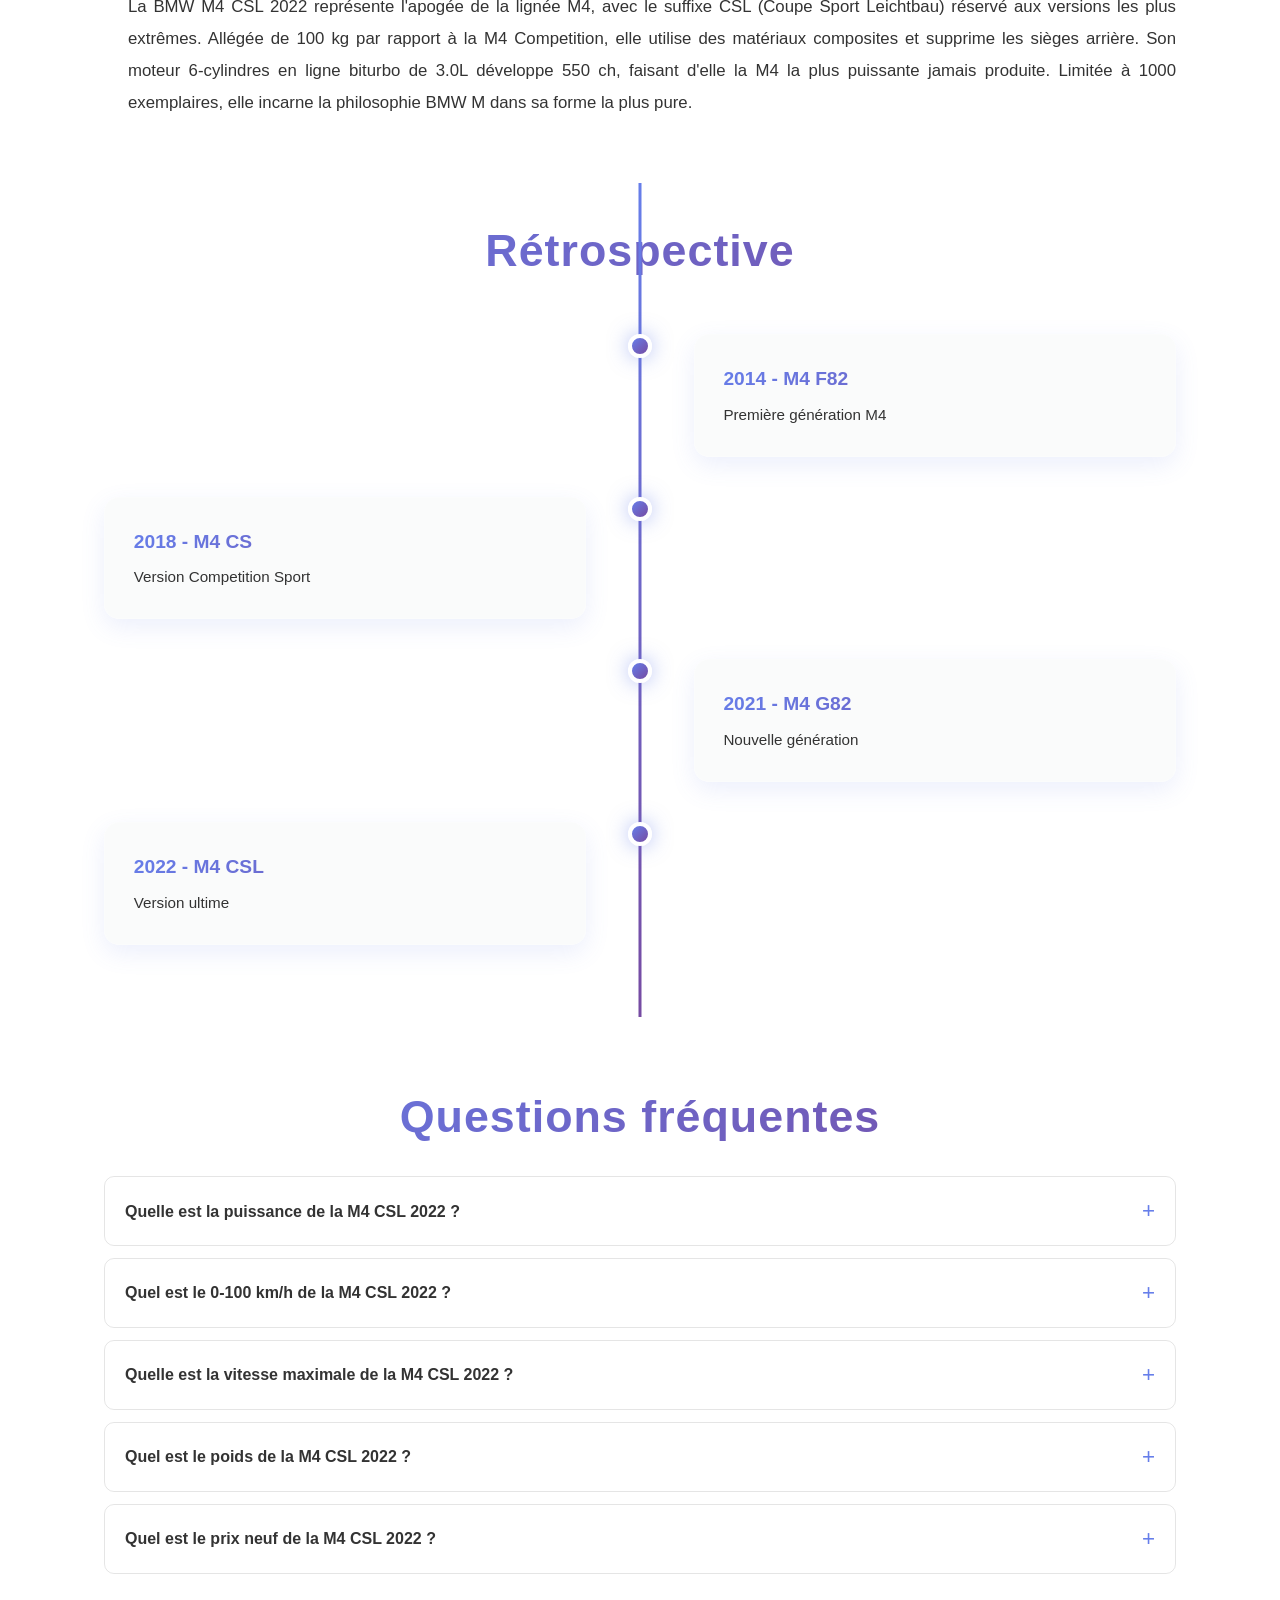
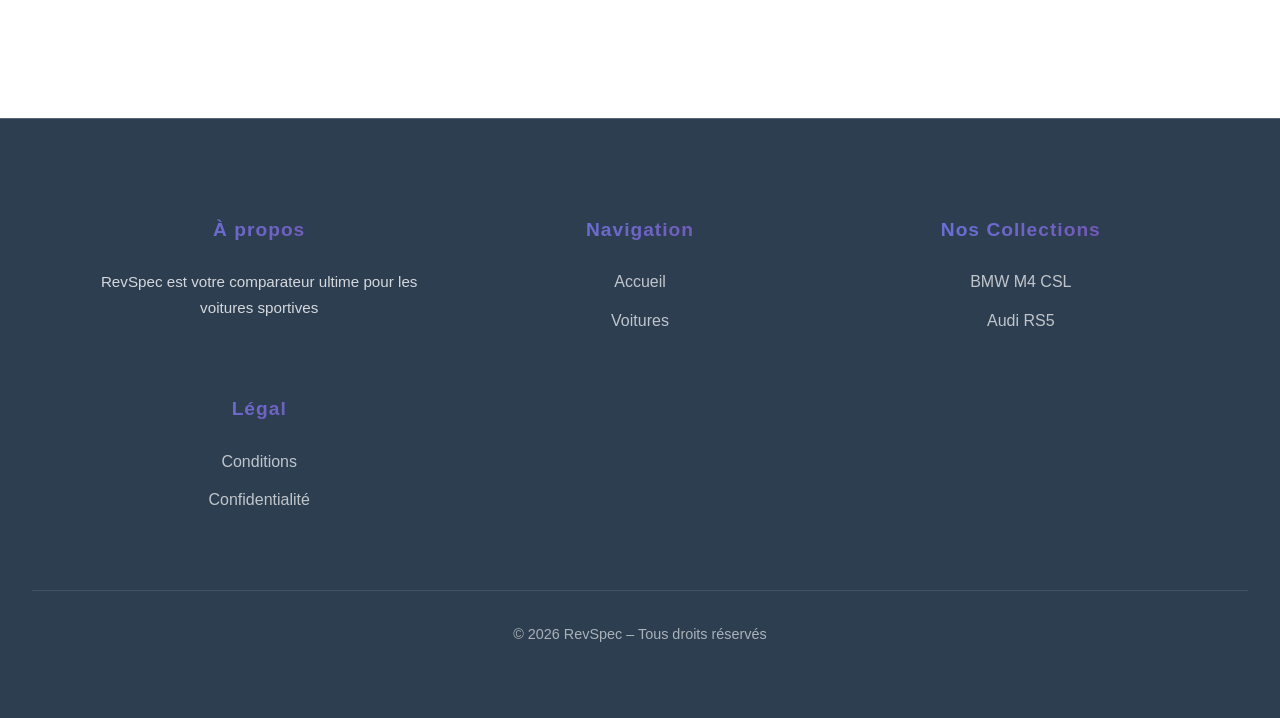
<file: pages-voitures/voiture-m4-csl-2022.html>
<!DOCTYPE html>
<html lang="fr">
<head>
  <meta charset="UTF-8">
  <meta name="viewport" content="width=device-width, initial-scale=1.0">
  <title>BMW M4 CSL 2022 – Fiche technique &amp; performances | RevSpec</title>
  <meta name="description" content="BMW M4 CSL 2022 : 550 ch, 0-100 en 3,7 s, 307 km/h. Fiche technique complète et historique des versions depuis 2014.">
  <meta name="robots" content="index,follow,max-image-preview:large">
  <link rel="canonical" href="https://revspec.marcla.fr/pages-voitures/voiture-m4-csl-2022.html">
  <link rel="preload" href="../assets/css/style.css" as="style" onload="this.onload=null;this.rel='stylesheet'">
  <noscript><link rel="stylesheet" href="../assets/css/style.css"></noscript>
</head>
<body>
  <header>
    <div class="logo">🏁 RevSpec</div>
    <nav>
      <ul class="nav-links">
        <li><a href="../index.html">Accueil</a></li>
        <li><a href="../index.html#cars">Voitures</a></li>
        <li><a href="../index.html#comparator">Comparateur</a></li>
      </ul>
      <button id="dark-mode-toggle" aria-label="Toggle dark mode"><svg class="toggle-icon" viewBox="0 0 24 24" width="24" height="24" fill="currentColor"><circle class="sun-icon" cx="12" cy="12" r="5" opacity="0"/><path class="sun-rays" d="M12 1v6m0 6v6M4.22 4.22l4.24 4.24M15.54 15.54l4.24 4.24M1 12h6m6 0h6M4.22 19.78l4.24-4.24M15.54 8.46l4.24-4.24" stroke="currentColor" stroke-width="2" stroke-linecap="round" opacity="0"/><path class="moon-icon" d="M21 12.79A9 9 0 1 1 11.21 3 7 7 0 0 0 21 12.79z" opacity="1"/></svg></button>
      <div class="burger">
        <span></span>
        <span></span>
        <span></span>
      </div>
    </nav>
  </header>

  <img src="../assets/images/voitures/m4-csl.jpg" alt="BMW M4 CSL 2022" class="hero-image" loading="lazy" decoding="async">

  <div class="car-details">
    <h1>BMW M4 CSL 2022</h1>
    
    <div class="specs-table">
      <table>
        <thead>
          <tr>
            <th>Caractéristique</th>
            <th>Valeur</th>
          </tr>
        </thead>
        <tbody>
          <tr><td>Poids</td><td>1625 kg</td></tr>
          <tr><td>0-100 km/h</td><td>3.7 secondes</td></tr>
          <tr><td>Vitesse maximale</td><td>307 km/h</td></tr>
          <tr><td>Puissance</td><td>550 ch</td></tr>
          <tr><td>Couple</td><td>650 Nm</td></tr>
          <tr><td>Transmission</td><td>Automatique</td></tr>
          <tr><td>Nombre de vitesses</td><td>8</td></tr>
          <tr><td>Consommation mixte</td><td>10.1 L/100km</td></tr>
          <tr><td>Prix neuf</td><td>164 000 €</td></tr>
        </tbody>
      </table>
    </div>

    <div class="history">
      <h2>Histoire</h2>
      <p>La BMW M4 CSL 2022 représente l'apogée de la lignée M4, avec le suffixe CSL (Coupe Sport Leichtbau) réservé aux versions les plus extrêmes. Allégée de 100 kg par rapport à la M4 Competition, elle utilise des matériaux composites et supprime les sièges arrière. Son moteur 6-cylindres en ligne biturbo de 3.0L développe 550 ch, faisant d'elle la M4 la plus puissante jamais produite. Limitée à 1000 exemplaires, elle incarne la philosophie BMW M dans sa forme la plus pure.</p>
    </div>

    <div class="timeline">
      <h2>Rétrospective</h2>
      <div class="timeline-item">
        <div class="timeline-content">
          <h3>2014 - M4 F82</h3>
          <p>Première génération M4</p>
        </div>
        <div class="timeline-dot"></div>
      </div>
      <div class="timeline-item">
        <div class="timeline-content">
          <h3>2018 - M4 CS</h3>
          <p>Version Competition Sport</p>
        </div>
        <div class="timeline-dot"></div>
      </div>
      <div class="timeline-item">
        <div class="timeline-content">
          <h3>2021 - M4 G82</h3>
          <p>Nouvelle génération</p>
        </div>
        <div class="timeline-dot"></div>
      </div>
      <div class="timeline-item">
        <div class="timeline-content">
          <h3>2022 - M4 CSL</h3>
          <p>Version ultime</p>
        </div>
        <div class="timeline-dot"></div>
      </div>
    </div>
  </div>

  <footer>
    <div class="footer-content">
      <div class="footer-section">
        <h3>À propos</h3>
        <p>RevSpec est votre comparateur ultime pour les voitures sportives</p>
      </div>
      <div class="footer-section">
        <h3>Navigation</h3>
        <ul><li><a href="../index.html#hero">Accueil</a></li><li><a href="../index.html#cars">Voitures</a></li></ul>
      </div>
      <div class="footer-section">
        <h3>Nos Collections</h3>
        <ul><li><a href="voiture-m4-csl-2022.html">BMW M4 CSL</a></li><li><a href="voiture-rs5-2016.html">Audi RS5</a></li></ul>
      </div>
      <div class="footer-section">
        <h3>Légal</h3>
        <ul><li><a href="#">Conditions</a></li><li><a href="#">Confidentialité</a></li></ul>
      </div>
    </div>
    <div class="footer-bottom">
      <p>&copy; 2026 RevSpec – Tous droits réservés</p>
    </div>
  </footer>

  <script src="../assets/js/app.js" defer></script>
</body>
</html>
</file>
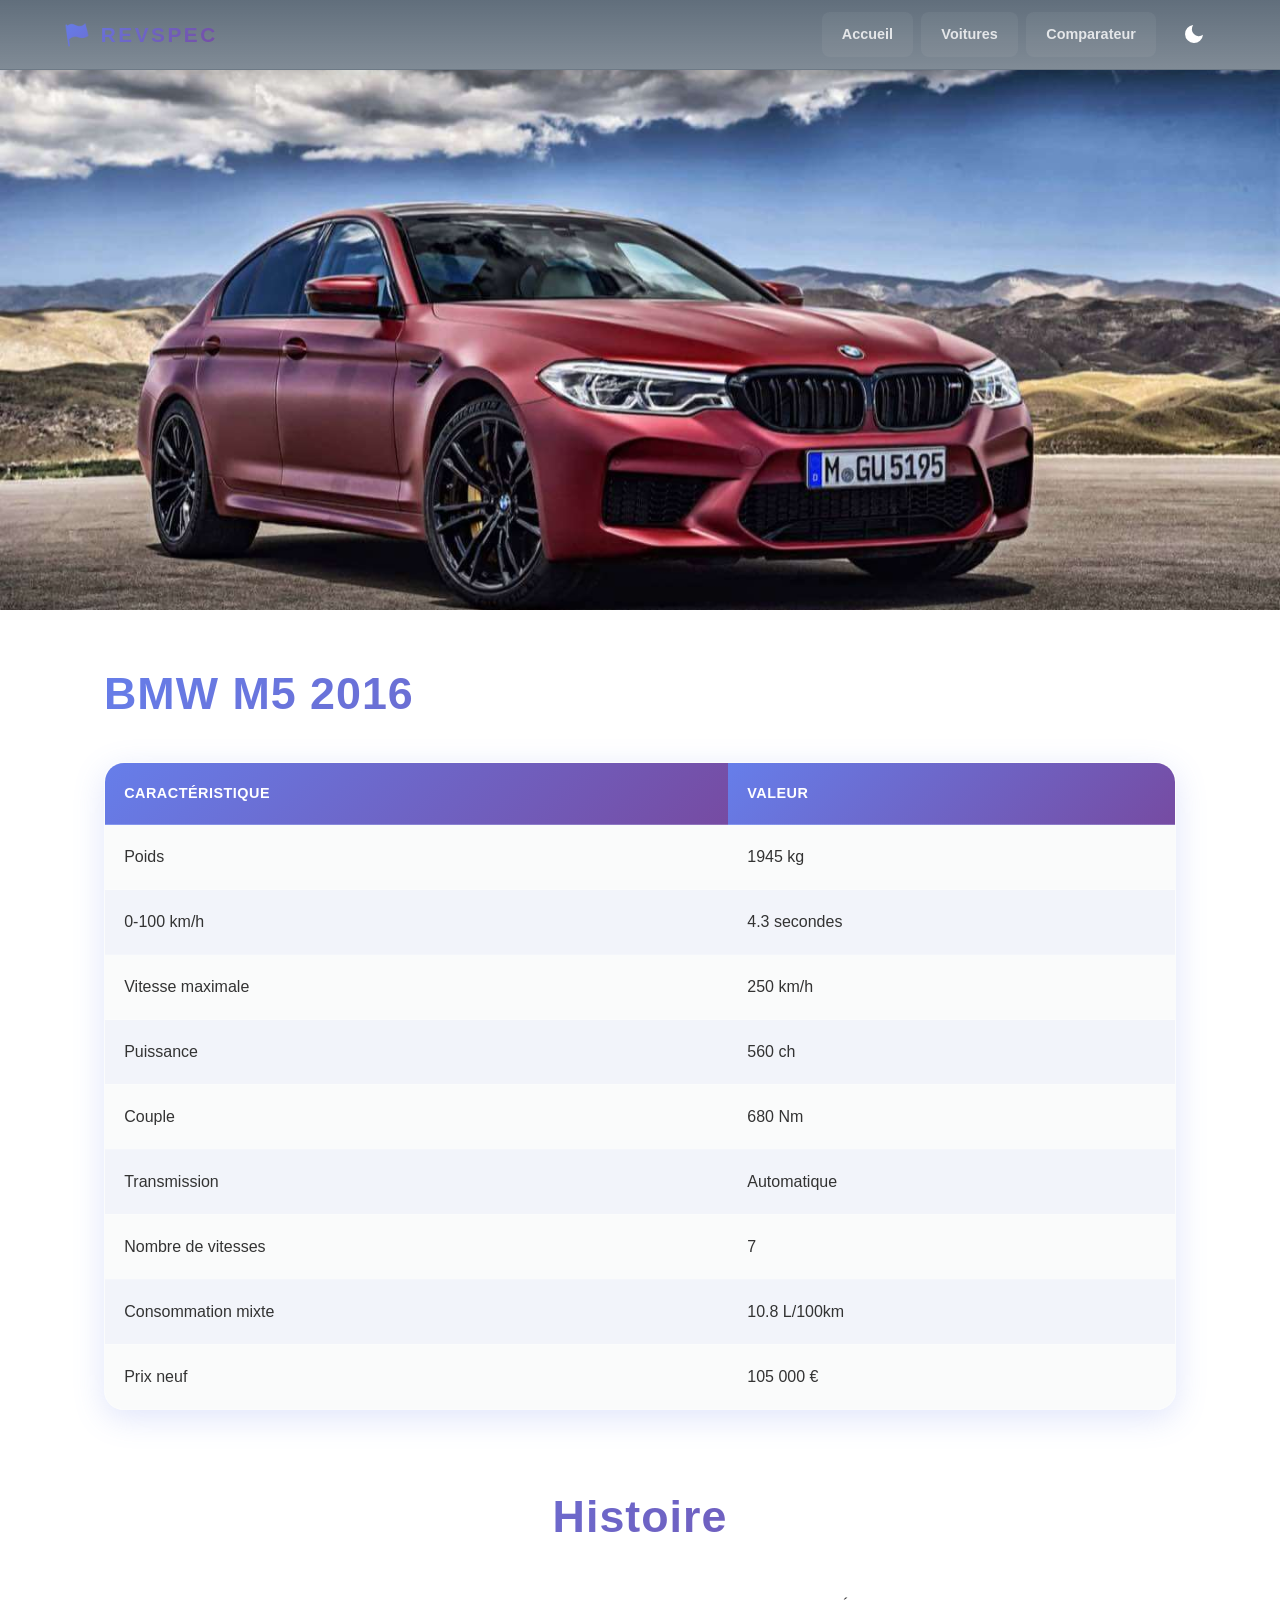
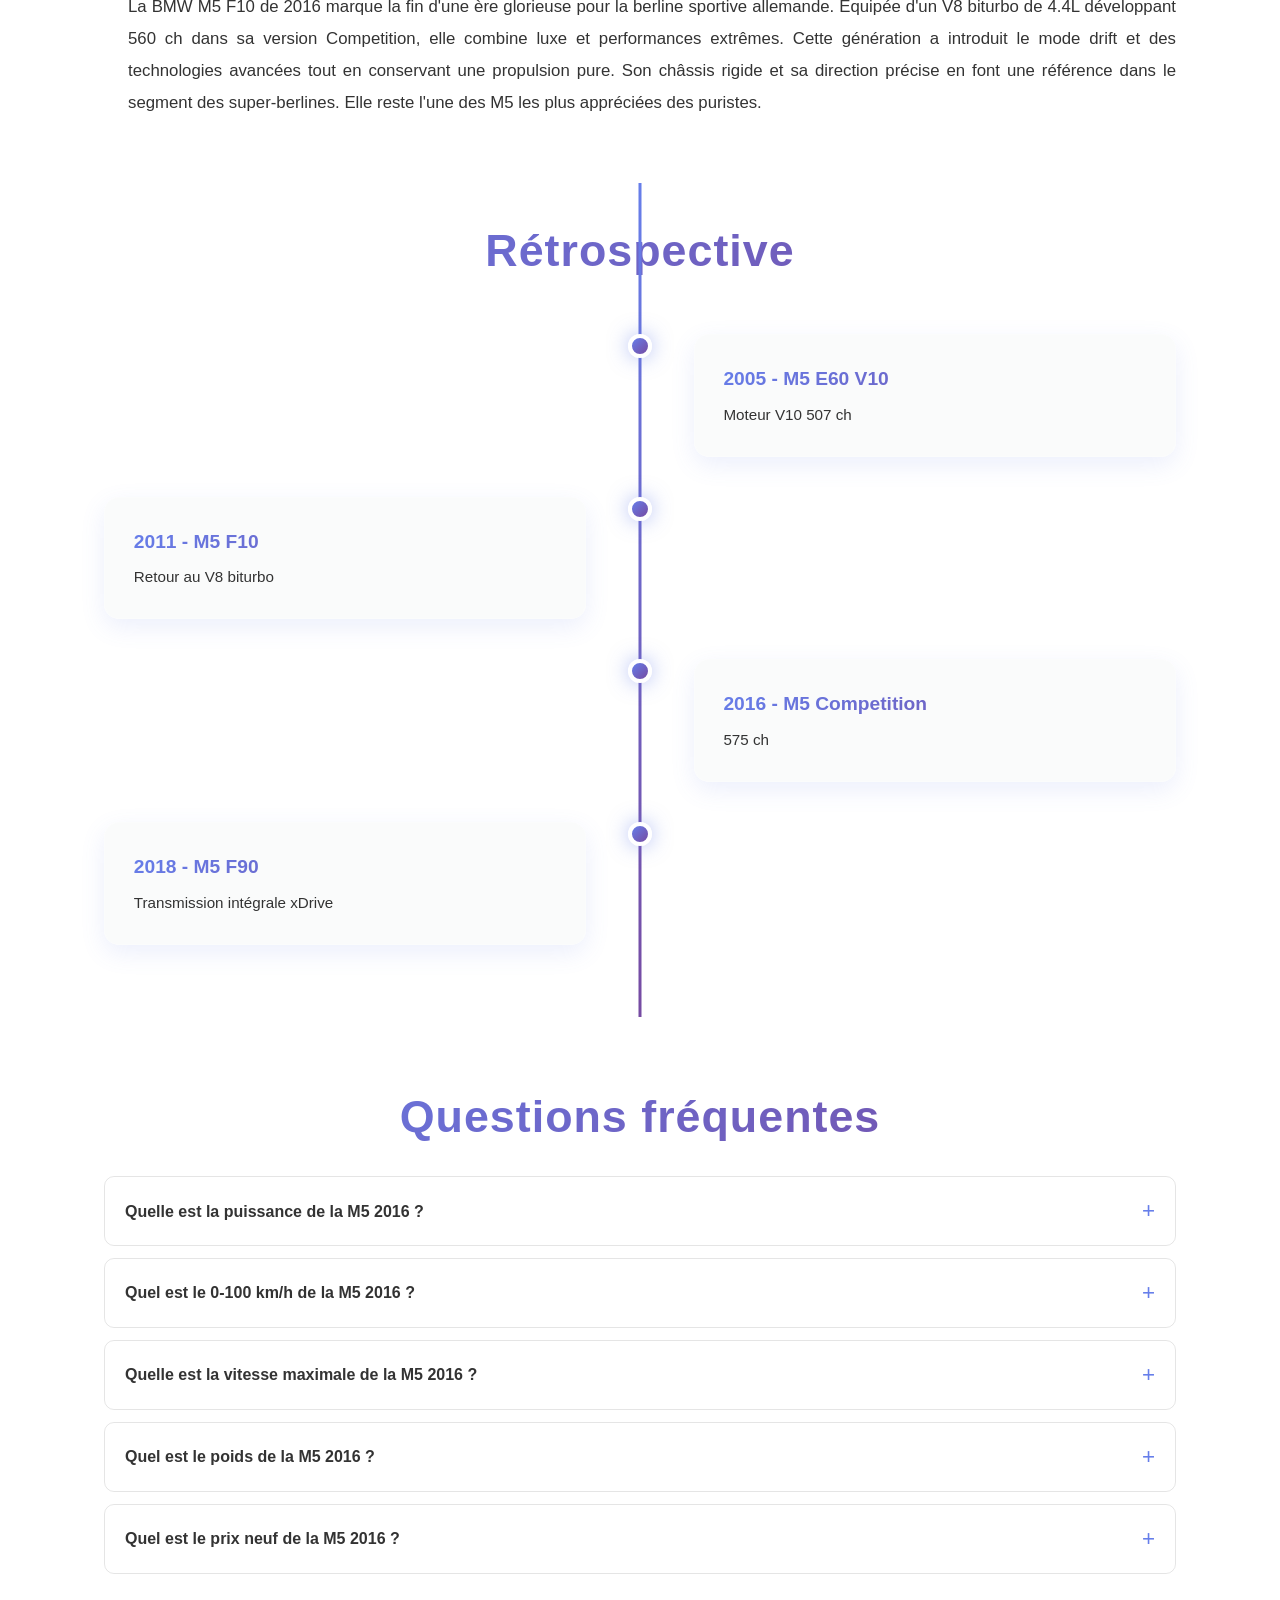
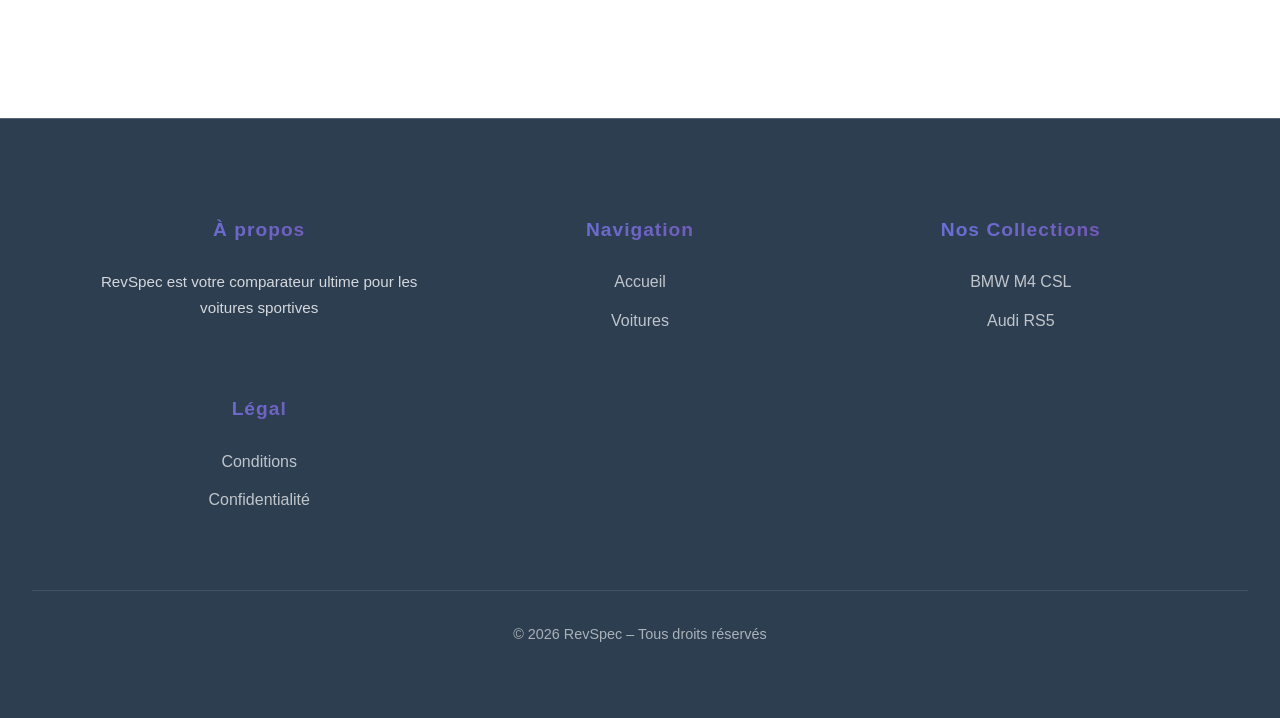
<file: pages-voitures/voiture-m5-2016.html>
<!DOCTYPE html>
<html lang="fr">
<head>
  <meta charset="UTF-8">
  <meta name="viewport" content="width=device-width, initial-scale=1.0">
  <title>BMW M5 2016 – Fiche technique &amp; performances | RevSpec</title>
  <meta name="description" content="BMW M5 2016 : 560 ch, 0-100 en 4,3 s, 250 km/h. Fiche technique complète et historique des versions depuis 2005.">
  <meta name="robots" content="index,follow,max-image-preview:large">
  <link rel="canonical" href="https://revspec.marcla.fr/pages-voitures/voiture-m5-2016.html">
  <link rel="preload" href="../assets/css/style.css" as="style" onload="this.onload=null;this.rel='stylesheet'">
  <noscript><link rel="stylesheet" href="../assets/css/style.css"></noscript>
</head>
<body>
  <header>
    <div class="logo">🏁 RevSpec</div>
    <nav>
      <ul class="nav-links">
        <li><a href="../index.html">Accueil</a></li>
        <li><a href="../index.html#cars">Voitures</a></li>
        <li><a href="../index.html#comparator">Comparateur</a></li>
      </ul>
      <button id="dark-mode-toggle" aria-label="Toggle dark mode"><svg class="toggle-icon" viewBox="0 0 24 24" width="24" height="24" fill="currentColor"><circle class="sun-icon" cx="12" cy="12" r="5" opacity="0"/><path class="sun-rays" d="M12 1v6m0 6v6M4.22 4.22l4.24 4.24M15.54 15.54l4.24 4.24M1 12h6m6 0h6M4.22 19.78l4.24-4.24M15.54 8.46l4.24-4.24" stroke="currentColor" stroke-width="2" stroke-linecap="round" opacity="0"/><path class="moon-icon" d="M21 12.79A9 9 0 1 1 11.21 3 7 7 0 0 0 21 12.79z" opacity="1"/></svg></button>
      <div class="burger">
        <span></span>
        <span></span>
        <span></span>
      </div>
    </nav>
  </header>

  <img src="../assets/images/voitures/m5-2016.jpg" alt="BMW M5 2016" class="hero-image" loading="lazy" decoding="async">

  <div class="car-details">
    <h1>BMW M5 2016</h1>
    
    <div class="specs-table">
      <table>
        <thead>
          <tr>
            <th>Caractéristique</th>
            <th>Valeur</th>
          </tr>
        </thead>
        <tbody>
          <tr><td>Poids</td><td>1945 kg</td></tr>
          <tr><td>0-100 km/h</td><td>4.3 secondes</td></tr>
          <tr><td>Vitesse maximale</td><td>250 km/h</td></tr>
          <tr><td>Puissance</td><td>560 ch</td></tr>
          <tr><td>Couple</td><td>680 Nm</td></tr>
          <tr><td>Transmission</td><td>Automatique</td></tr>
          <tr><td>Nombre de vitesses</td><td>7</td></tr>
          <tr><td>Consommation mixte</td><td>10.8 L/100km</td></tr>
          <tr><td>Prix neuf</td><td>105 000 €</td></tr>
        </tbody>
      </table>
    </div>

    <div class="history">
      <h2>Histoire</h2>
      <p>La BMW M5 F10 de 2016 marque la fin d'une ère glorieuse pour la berline sportive allemande. Équipée d'un V8 biturbo de 4.4L développant 560 ch dans sa version Competition, elle combine luxe et performances extrêmes. Cette génération a introduit le mode drift et des technologies avancées tout en conservant une propulsion pure. Son châssis rigide et sa direction précise en font une référence dans le segment des super-berlines. Elle reste l'une des M5 les plus appréciées des puristes.</p>
    </div>

    <div class="timeline">
      <h2>Rétrospective</h2>
      <div class="timeline-item">
        <div class="timeline-content">
          <h3>2005 - M5 E60 V10</h3>
          <p>Moteur V10 507 ch</p>
        </div>
        <div class="timeline-dot"></div>
      </div>
      <div class="timeline-item">
        <div class="timeline-content">
          <h3>2011 - M5 F10</h3>
          <p>Retour au V8 biturbo</p>
        </div>
        <div class="timeline-dot"></div>
      </div>
      <div class="timeline-item">
        <div class="timeline-content">
          <h3>2016 - M5 Competition</h3>
          <p>575 ch</p>
        </div>
        <div class="timeline-dot"></div>
      </div>
      <div class="timeline-item">
        <div class="timeline-content">
          <h3>2018 - M5 F90</h3>
          <p>Transmission intégrale xDrive</p>
        </div>
        <div class="timeline-dot"></div>
      </div>
    </div>
  </div>

  <footer>
    <div class="footer-content">
      <div class="footer-section">
        <h3>À propos</h3>
        <p>RevSpec est votre comparateur ultime pour les voitures sportives</p>
      </div>
      <div class="footer-section">
        <h3>Navigation</h3>
        <ul><li><a href="../index.html#hero">Accueil</a></li><li><a href="../index.html#cars">Voitures</a></li></ul>
      </div>
      <div class="footer-section">
        <h3>Nos Collections</h3>
        <ul><li><a href="voiture-m4-csl-2022.html">BMW M4 CSL</a></li><li><a href="voiture-rs5-2016.html">Audi RS5</a></li></ul>
      </div>
      <div class="footer-section">
        <h3>Légal</h3>
        <ul><li><a href="#">Conditions</a></li><li><a href="#">Confidentialité</a></li></ul>
      </div>
    </div>
    <div class="footer-bottom">
      <p>&copy; 2026 RevSpec – Tous droits réservés</p>
    </div>
  </footer>

  <script src="../assets/js/app.js" defer></script>
</body>
</html>
</file>
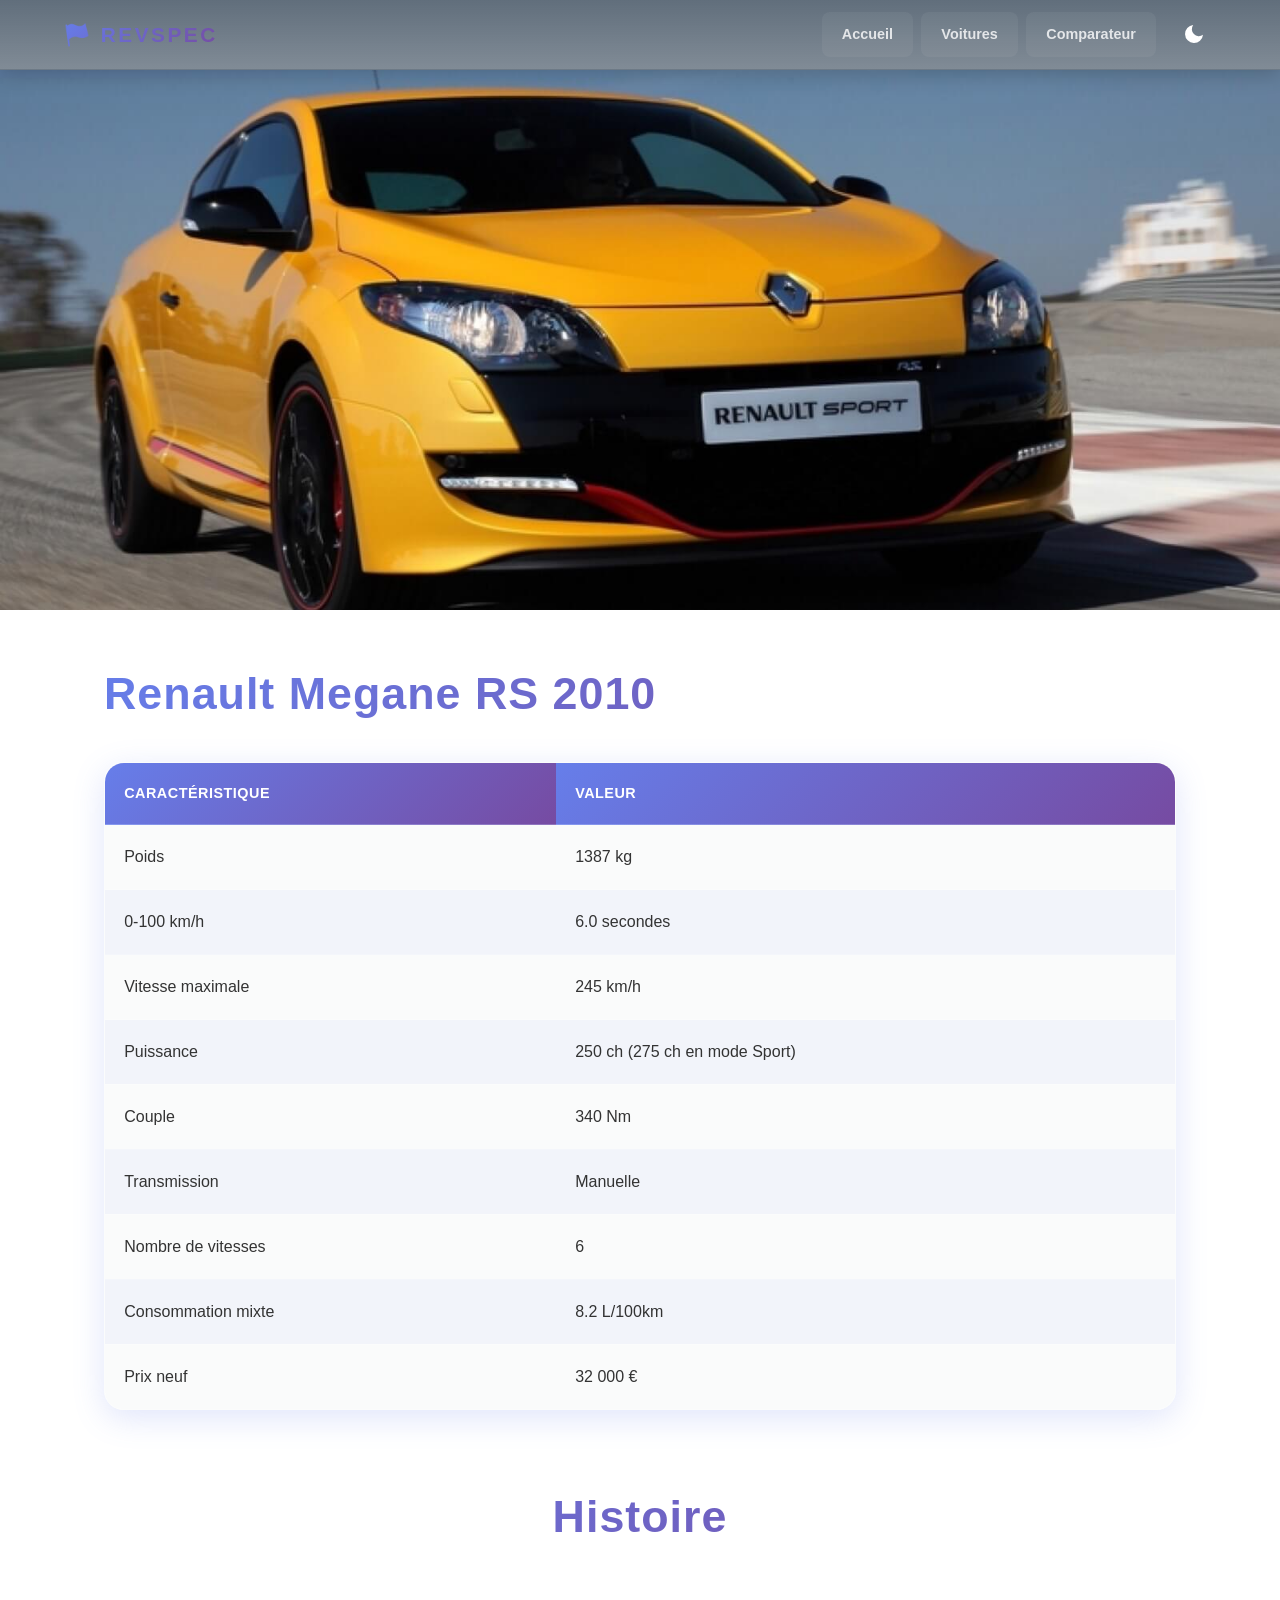
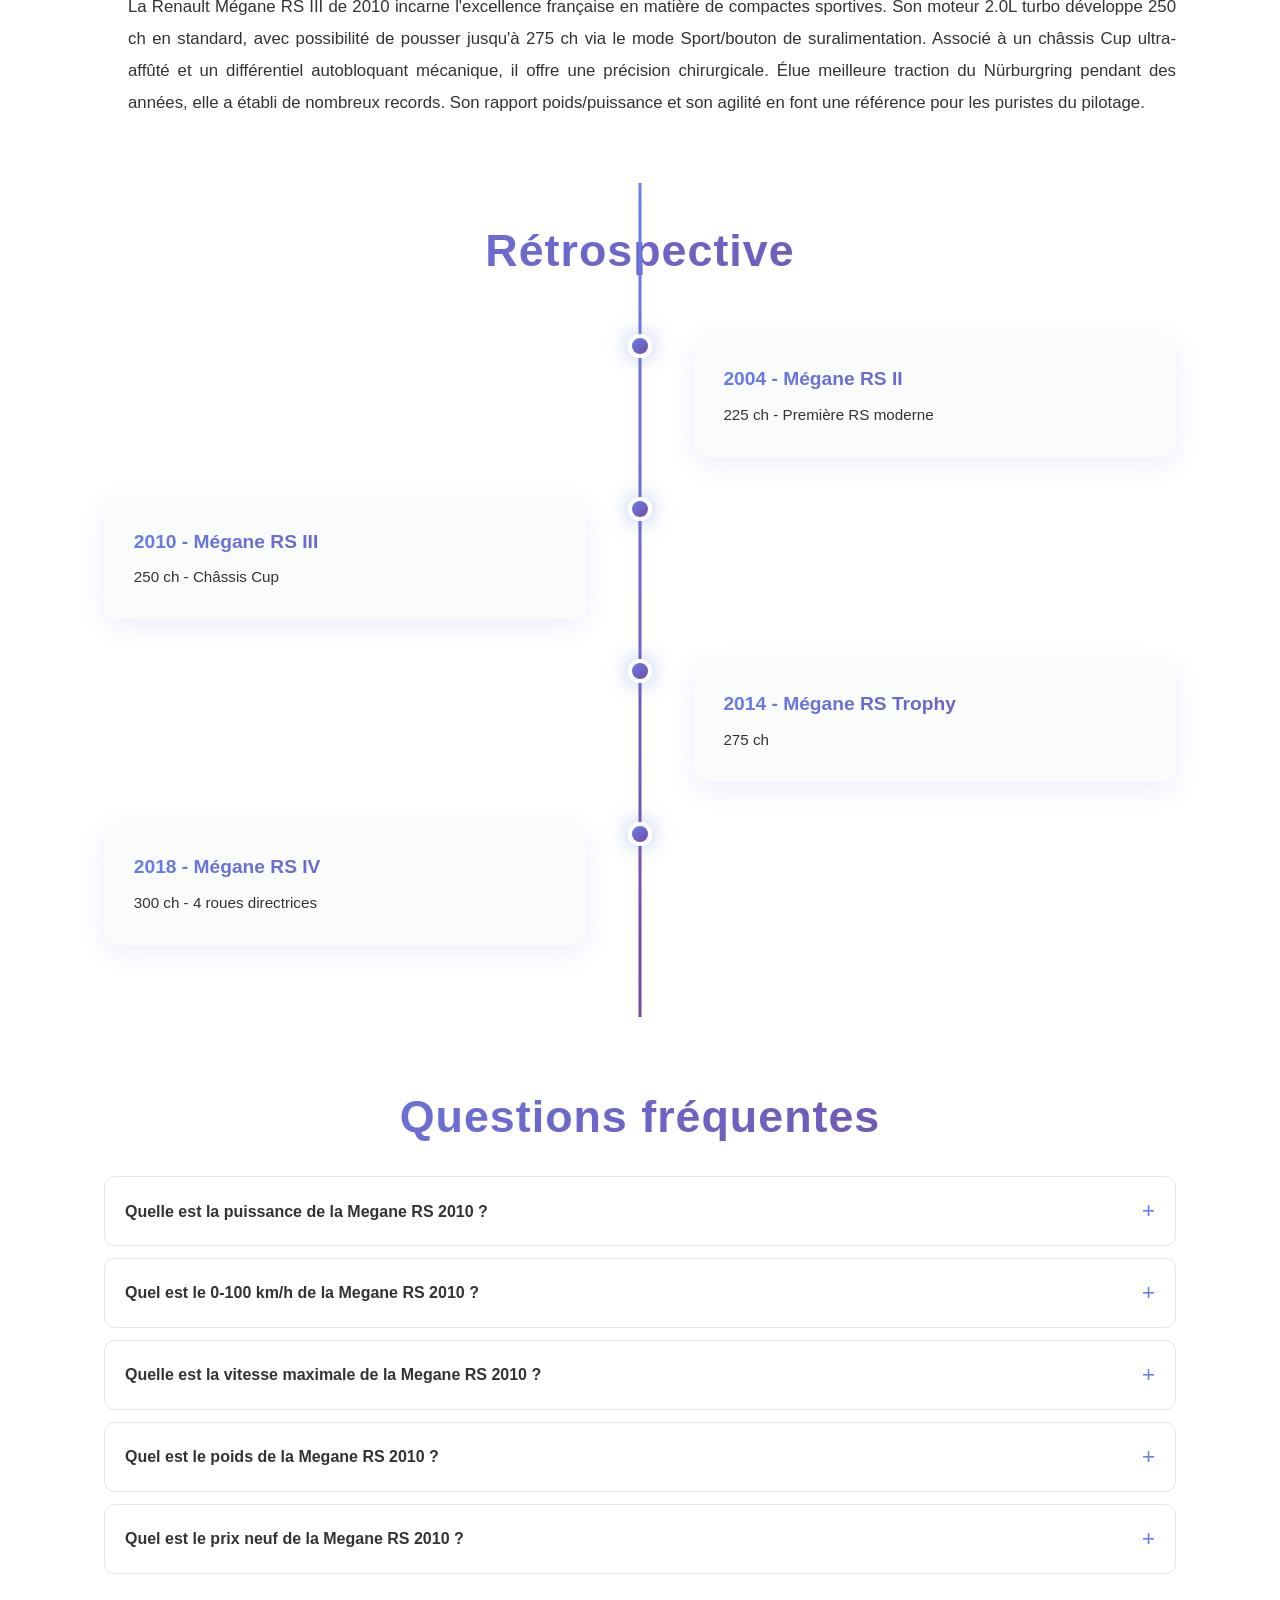
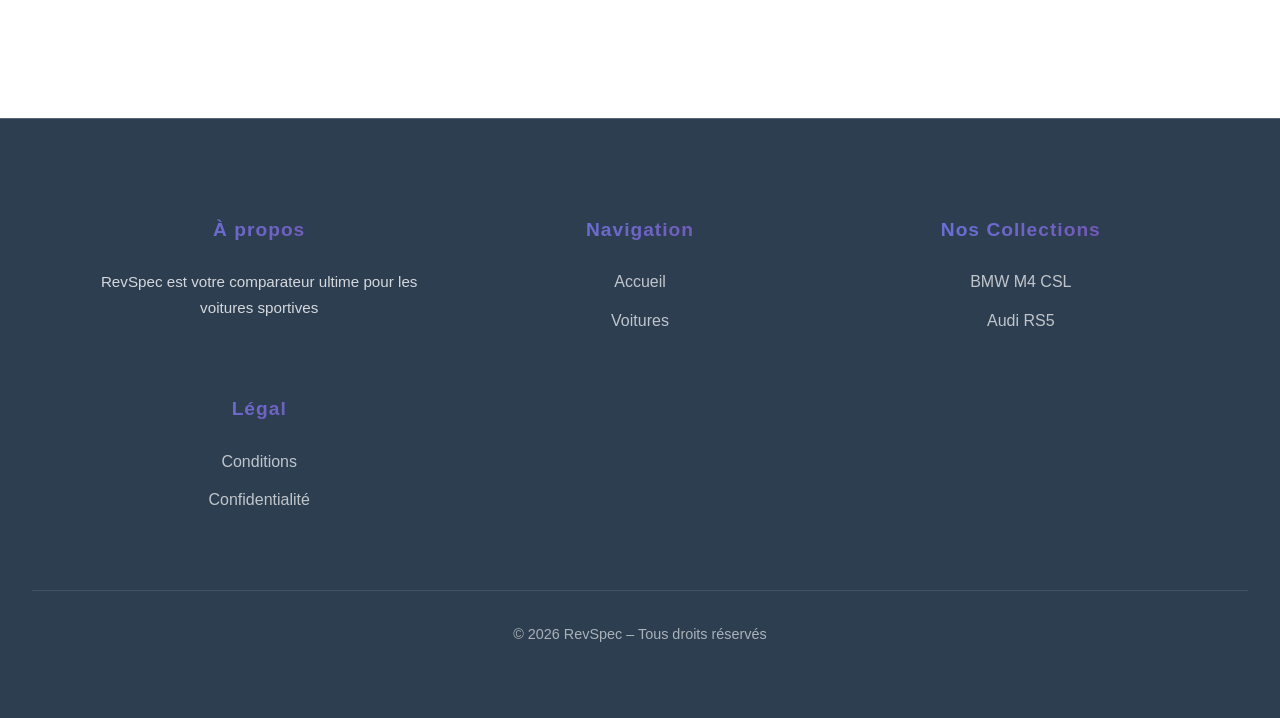
<file: pages-voitures/voiture-megane-rs-2010.html>
<!DOCTYPE html>
<html lang="fr">
<head>
  <meta charset="UTF-8">
  <meta name="viewport" content="width=device-width, initial-scale=1.0">
  <title>Renault Mégane RS 2010 – Fiche technique &amp; performances | RevSpec</title>
  <meta name="description" content="Renault Mégane RS 2010 : 250 ch, 0-100 en 6,0 s, 245 km/h. Fiche technique complète et historique des versions depuis 2004.">
  <meta name="robots" content="index,follow,max-image-preview:large">
  <link rel="canonical" href="https://revspec.marcla.fr/pages-voitures/voiture-megane-rs-2010.html">
  <link rel="preload" href="../assets/css/style.css" as="style" onload="this.onload=null;this.rel='stylesheet'">
  <noscript><link rel="stylesheet" href="../assets/css/style.css"></noscript>
</head>
<body>
  <header>
    <div class="logo">🏁 RevSpec</div>
    <nav>
      <ul class="nav-links">
        <li><a href="../index.html">Accueil</a></li>
        <li><a href="../index.html#cars">Voitures</a></li>
        <li><a href="../index.html#comparator">Comparateur</a></li>
      </ul>
      <button id="dark-mode-toggle" aria-label="Toggle dark mode"><svg class="toggle-icon" viewBox="0 0 24 24" width="24" height="24" fill="currentColor"><circle class="sun-icon" cx="12" cy="12" r="5" opacity="0"/><path class="sun-rays" d="M12 1v6m0 6v6M4.22 4.22l4.24 4.24M15.54 15.54l4.24 4.24M1 12h6m6 0h6M4.22 19.78l4.24-4.24M15.54 8.46l4.24-4.24" stroke="currentColor" stroke-width="2" stroke-linecap="round" opacity="0"/><path class="moon-icon" d="M21 12.79A9 9 0 1 1 11.21 3 7 7 0 0 0 21 12.79z" opacity="1"/></svg></button>
      <div class="burger">
        <span></span>
        <span></span>
        <span></span>
      </div>
    </nav>
  </header>

  <img src="../assets/images/voitures/megane-rs.jpg" alt="Renault Megane RS 2010" class="hero-image" loading="lazy" decoding="async">

  <div class="car-details">
    <h1>Renault Megane RS 2010</h1>
    
    <div class="specs-table">
      <table>
        <thead>
          <tr>
            <th>Caractéristique</th>
            <th>Valeur</th>
          </tr>
        </thead>
        <tbody>
          <tr><td>Poids</td><td>1387 kg</td></tr>
          <tr><td>0-100 km/h</td><td>6.0 secondes</td></tr>
          <tr><td>Vitesse maximale</td><td>245 km/h</td></tr>
          <tr><td>Puissance</td><td>250 ch (275 ch en mode Sport)</td></tr>
          <tr><td>Couple</td><td>340 Nm</td></tr>
          <tr><td>Transmission</td><td>Manuelle</td></tr>
          <tr><td>Nombre de vitesses</td><td>6</td></tr>
          <tr><td>Consommation mixte</td><td>8.2 L/100km</td></tr>
          <tr><td>Prix neuf</td><td>32 000 €</td></tr>
        </tbody>
      </table>
    </div>

    <div class="history">
      <h2>Histoire</h2>
      <p>La Renault Mégane RS III de 2010 incarne l'excellence française en matière de compactes sportives. Son moteur 2.0L turbo développe 250 ch en standard, avec possibilité de pousser jusqu'à 275 ch via le mode Sport/bouton de suralimentation. Associé à un châssis Cup ultra-affûté et un différentiel autobloquant mécanique, il offre une précision chirurgicale. Élue meilleure traction du Nürburgring pendant des années, elle a établi de nombreux records. Son rapport poids/puissance et son agilité en font une référence pour les puristes du pilotage.</p>
    </div>

    <div class="timeline">
      <h2>Rétrospective</h2>
      <div class="timeline-item">
        <div class="timeline-content">
          <h3>2004 - Mégane RS II</h3>
          <p>225 ch - Première RS moderne</p>
        </div>
        <div class="timeline-dot"></div>
      </div>
      <div class="timeline-item">
        <div class="timeline-content">
          <h3>2010 - Mégane RS III</h3>
          <p>250 ch - Châssis Cup</p>
        </div>
        <div class="timeline-dot"></div>
      </div>
      <div class="timeline-item">
        <div class="timeline-content">
          <h3>2014 - Mégane RS Trophy</h3>
          <p>275 ch</p>
        </div>
        <div class="timeline-dot"></div>
      </div>
      <div class="timeline-item">
        <div class="timeline-content">
          <h3>2018 - Mégane RS IV</h3>
          <p>300 ch - 4 roues directrices</p>
        </div>
        <div class="timeline-dot"></div>
      </div>
    </div>
  </div>

  <footer>
    <div class="footer-content">
      <div class="footer-section">
        <h3>À propos</h3>
        <p>RevSpec est votre comparateur ultime pour les voitures sportives</p>
      </div>
      <div class="footer-section">
        <h3>Navigation</h3>
        <ul><li><a href="../index.html#hero">Accueil</a></li><li><a href="../index.html#cars">Voitures</a></li></ul>
      </div>
      <div class="footer-section">
        <h3>Nos Collections</h3>
        <ul><li><a href="voiture-m4-csl-2022.html">BMW M4 CSL</a></li><li><a href="voiture-rs5-2016.html">Audi RS5</a></li></ul>
      </div>
      <div class="footer-section">
        <h3>Légal</h3>
        <ul><li><a href="#">Conditions</a></li><li><a href="#">Confidentialité</a></li></ul>
      </div>
    </div>
    <div class="footer-bottom">
      <p>&copy; 2026 RevSpec – Tous droits réservés</p>
    </div>
  </footer>

  <script src="../assets/js/app.js" defer></script>
</body>
</html>
</file>
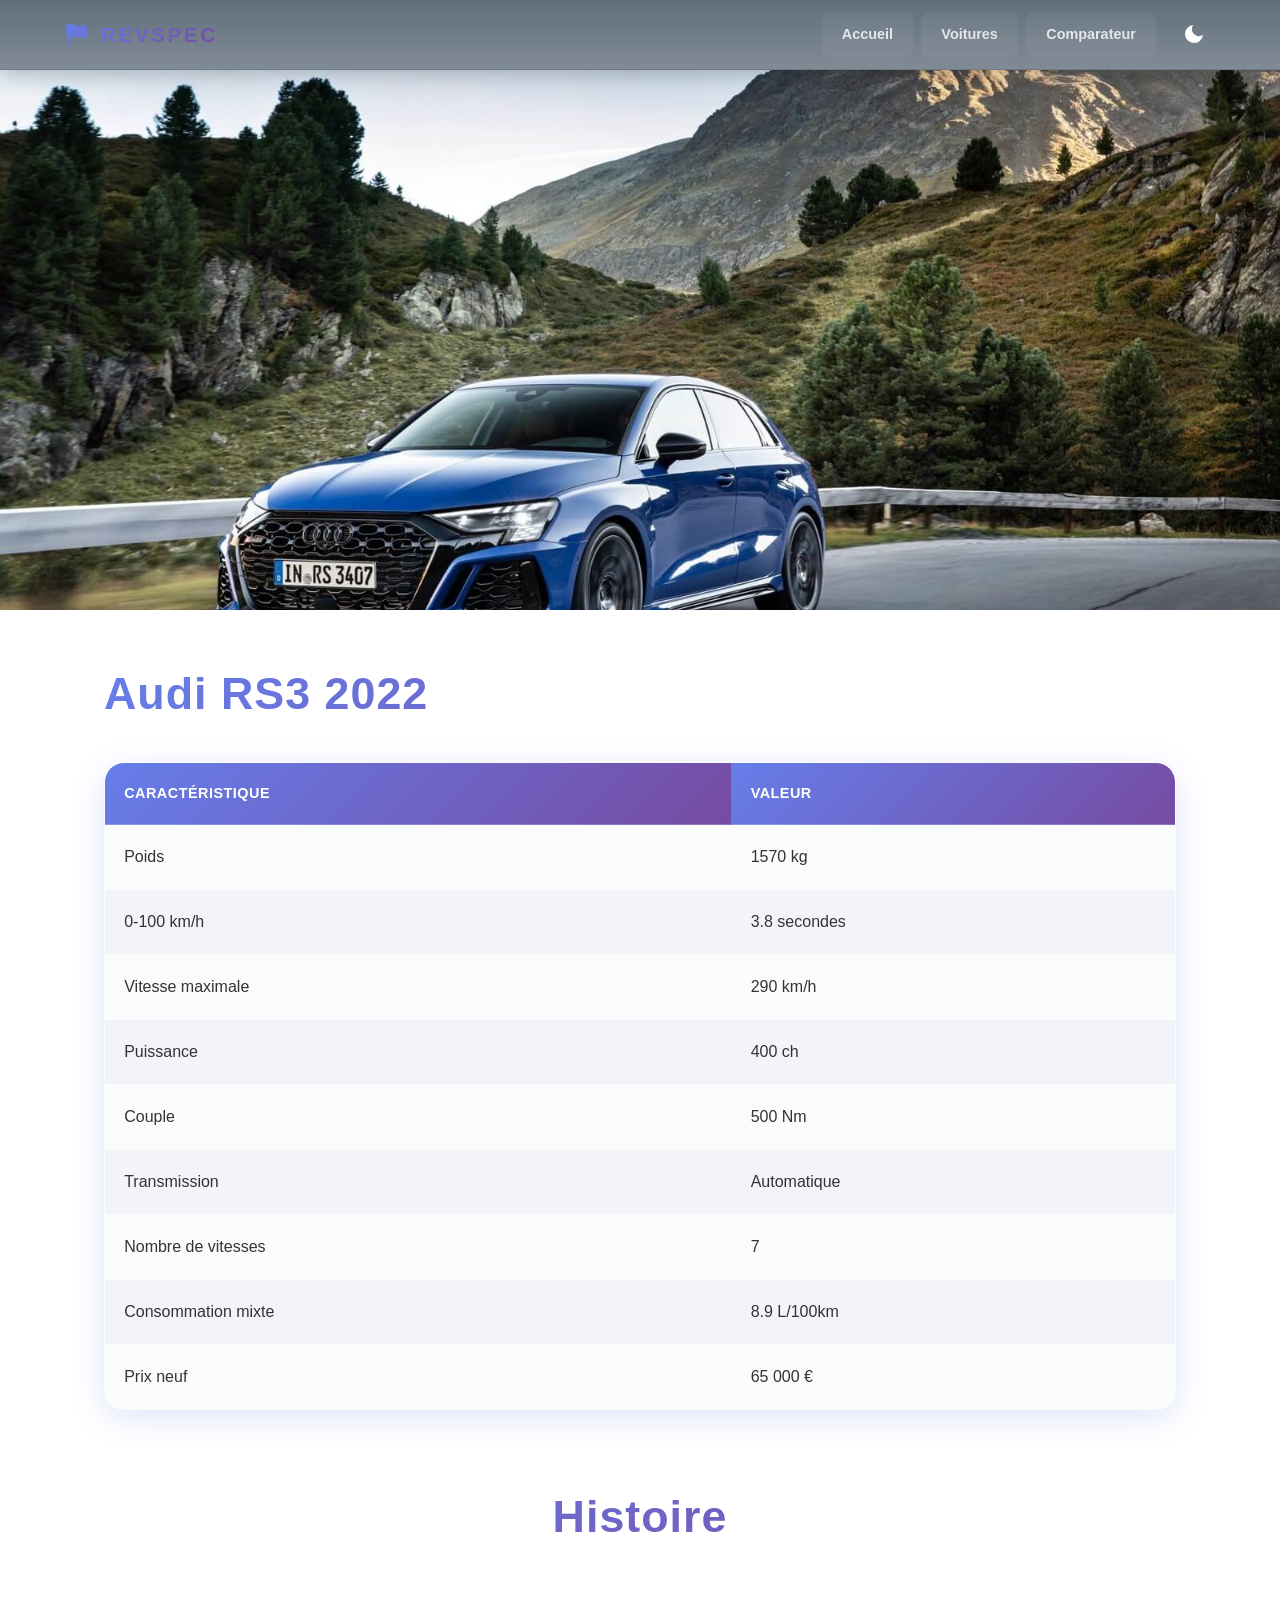
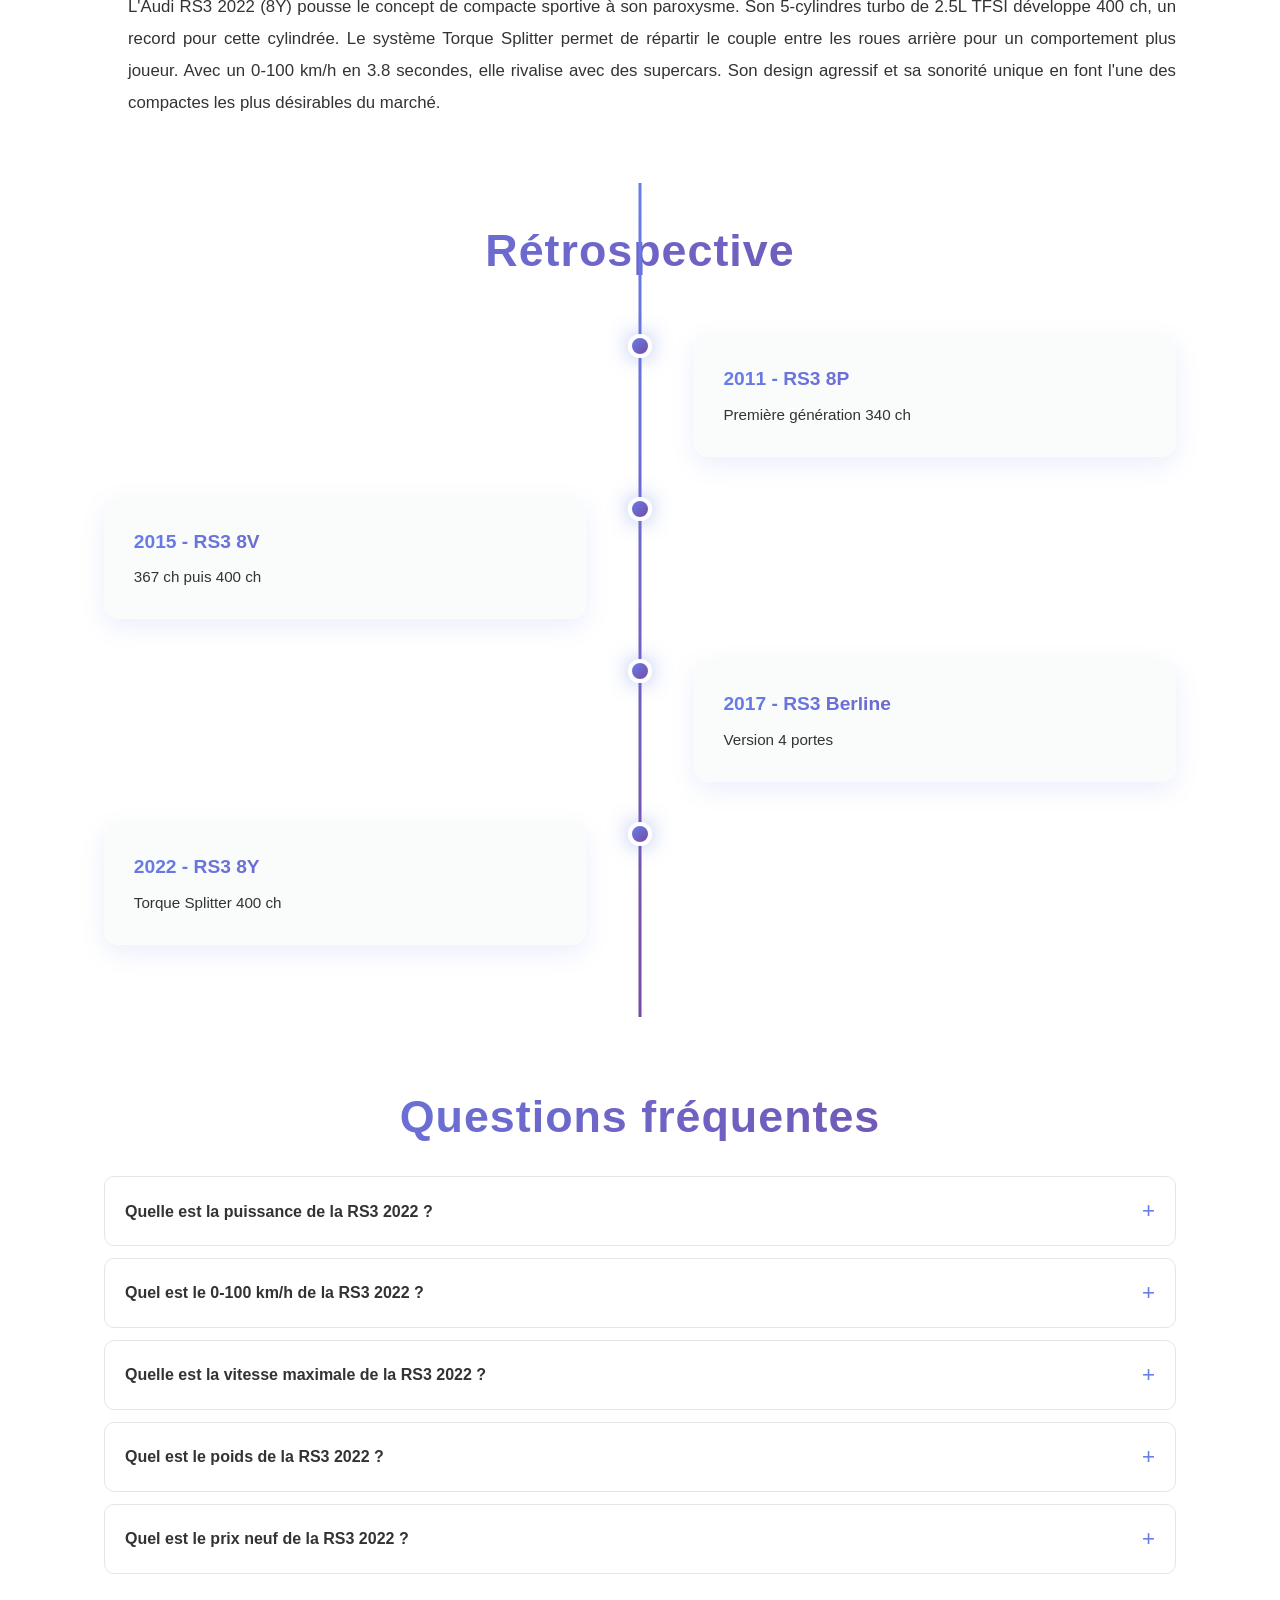
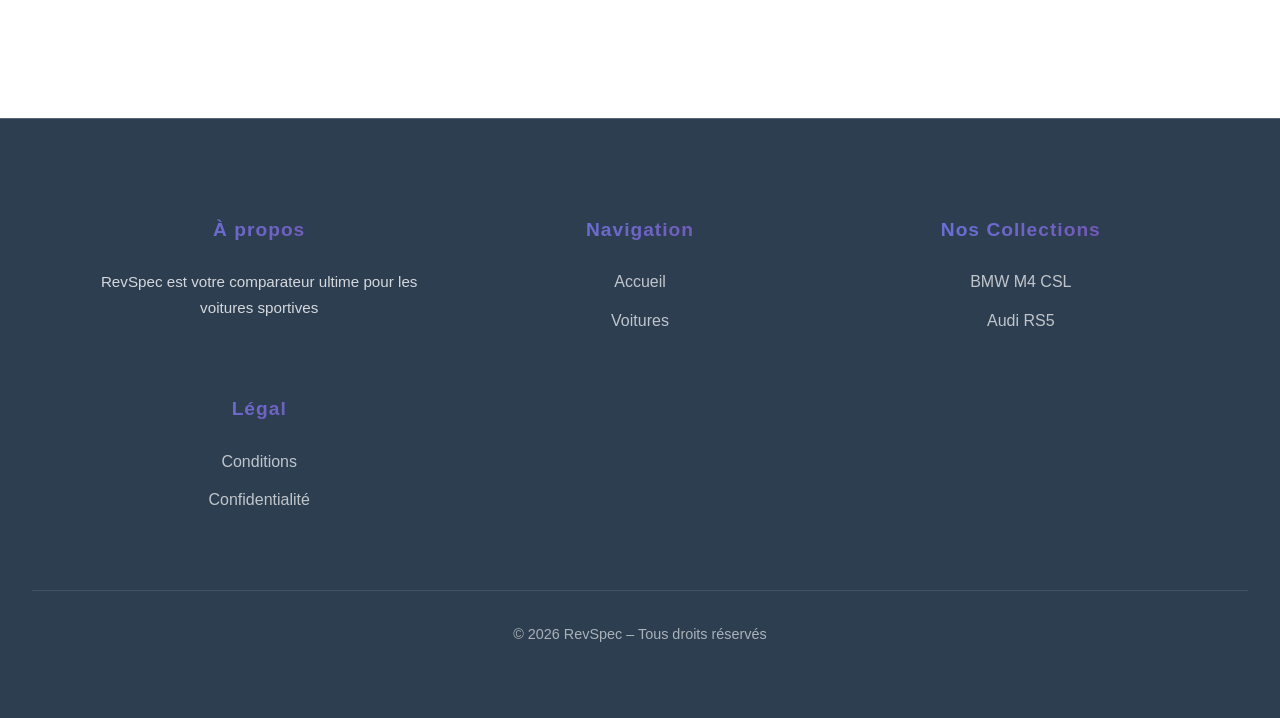
<file: pages-voitures/voiture-rs3-2022.html>
<!DOCTYPE html>
<html lang="fr">
<head>
  <meta charset="UTF-8">
  <meta name="viewport" content="width=device-width, initial-scale=1.0">
  <title>Audi RS3 2022 – Fiche technique &amp; performances | RevSpec</title>
  <meta name="description" content="Audi RS3 2022 : 400 ch, 0-100 en 3,8 s, 290 km/h. Fiche technique complète et historique des versions depuis 2011.">
  <meta name="robots" content="index,follow,max-image-preview:large">
  <link rel="canonical" href="https://revspec.marcla.fr/pages-voitures/voiture-rs3-2022.html">
  <link rel="preload" href="../assets/css/style.css" as="style" onload="this.onload=null;this.rel='stylesheet'">
  <noscript><link rel="stylesheet" href="../assets/css/style.css"></noscript>
</head>
<body>
  <header>
    <div class="logo">🏁 RevSpec</div>
    <nav>
      <ul class="nav-links">
        <li><a href="../index.html">Accueil</a></li>
        <li><a href="../index.html#cars">Voitures</a></li>
        <li><a href="../index.html#comparator">Comparateur</a></li>
      </ul>
      <button id="dark-mode-toggle" aria-label="Toggle dark mode"><svg class="toggle-icon" viewBox="0 0 24 24" width="24" height="24" fill="currentColor"><circle class="sun-icon" cx="12" cy="12" r="5" opacity="0"/><path class="sun-rays" d="M12 1v6m0 6v6M4.22 4.22l4.24 4.24M15.54 15.54l4.24 4.24M1 12h6m6 0h6M4.22 19.78l4.24-4.24M15.54 8.46l4.24-4.24" stroke="currentColor" stroke-width="2" stroke-linecap="round" opacity="0"/><path class="moon-icon" d="M21 12.79A9 9 0 1 1 11.21 3 7 7 0 0 0 21 12.79z" opacity="1"/></svg></button>
      <div class="burger">
        <span></span>
        <span></span>
        <span></span>
      </div>
    </nav>
  </header>

  <img src="../assets/images/voitures/rs3-2022.jpg" alt="Audi RS3 2022" class="hero-image" loading="lazy" decoding="async">

  <div class="car-details">
    <h1>Audi RS3 2022</h1>
    
    <div class="specs-table">
      <table>
        <thead>
          <tr>
            <th>Caractéristique</th>
            <th>Valeur</th>
          </tr>
        </thead>
        <tbody>
          <tr><td>Poids</td><td>1570 kg</td></tr>
          <tr><td>0-100 km/h</td><td>3.8 secondes</td></tr>
          <tr><td>Vitesse maximale</td><td>290 km/h</td></tr>
          <tr><td>Puissance</td><td>400 ch</td></tr>
          <tr><td>Couple</td><td>500 Nm</td></tr>
          <tr><td>Transmission</td><td>Automatique</td></tr>
          <tr><td>Nombre de vitesses</td><td>7</td></tr>
          <tr><td>Consommation mixte</td><td>8.9 L/100km</td></tr>
          <tr><td>Prix neuf</td><td>65 000 €</td></tr>
        </tbody>
      </table>
    </div>

    <div class="history">
      <h2>Histoire</h2>
      <p>L'Audi RS3 2022 (8Y) pousse le concept de compacte sportive à son paroxysme. Son 5-cylindres turbo de 2.5L TFSI développe 400 ch, un record pour cette cylindrée. Le système Torque Splitter permet de répartir le couple entre les roues arrière pour un comportement plus joueur. Avec un 0-100 km/h en 3.8 secondes, elle rivalise avec des supercars. Son design agressif et sa sonorité unique en font l'une des compactes les plus désirables du marché.</p>
    </div>

    <div class="timeline">
      <h2>Rétrospective</h2>
      <div class="timeline-item">
        <div class="timeline-content">
          <h3>2011 - RS3 8P</h3>
          <p>Première génération 340 ch</p>
        </div>
        <div class="timeline-dot"></div>
      </div>
      <div class="timeline-item">
        <div class="timeline-content">
          <h3>2015 - RS3 8V</h3>
          <p>367 ch puis 400 ch</p>
        </div>
        <div class="timeline-dot"></div>
      </div>
      <div class="timeline-item">
        <div class="timeline-content">
          <h3>2017 - RS3 Berline</h3>
          <p>Version 4 portes</p>
        </div>
        <div class="timeline-dot"></div>
      </div>
      <div class="timeline-item">
        <div class="timeline-content">
          <h3>2022 - RS3 8Y</h3>
          <p>Torque Splitter 400 ch</p>
        </div>
        <div class="timeline-dot"></div>
      </div>
    </div>
  </div>

  <footer>
    <div class="footer-content">
      <div class="footer-section">
        <h3>À propos</h3>
        <p>RevSpec est votre comparateur ultime pour les voitures sportives</p>
      </div>
      <div class="footer-section">
        <h3>Navigation</h3>
        <ul><li><a href="../index.html#hero">Accueil</a></li><li><a href="../index.html#cars">Voitures</a></li></ul>
      </div>
      <div class="footer-section">
        <h3>Nos Collections</h3>
        <ul><li><a href="voiture-m4-csl-2022.html">BMW M4 CSL</a></li><li><a href="voiture-rs5-2016.html">Audi RS5</a></li></ul>
      </div>
      <div class="footer-section">
        <h3>Légal</h3>
        <ul><li><a href="#">Conditions</a></li><li><a href="#">Confidentialité</a></li></ul>
      </div>
    </div>
    <div class="footer-bottom">
      <p>&copy; 2026 RevSpec – Tous droits réservés</p>
    </div>
  </footer>

  <script src="../assets/js/app.js" defer></script>
</body>
</html>
</file>
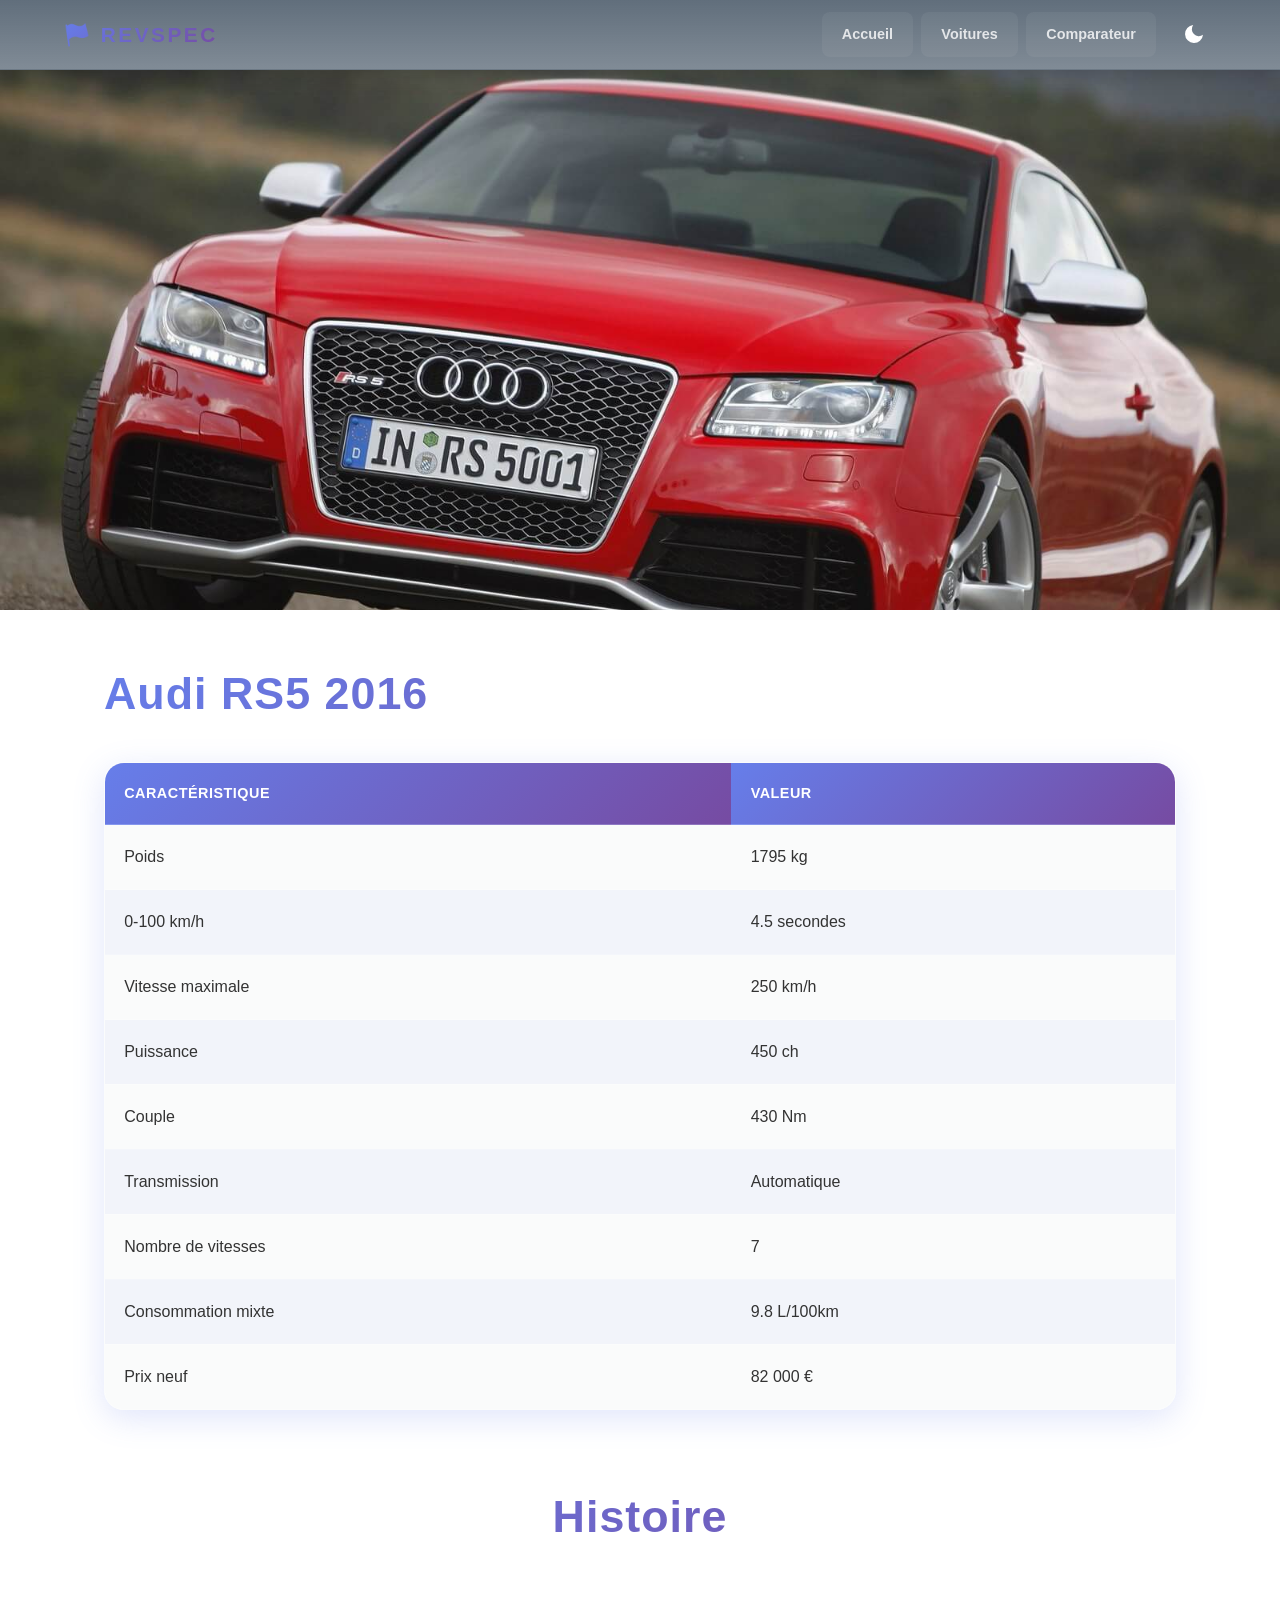
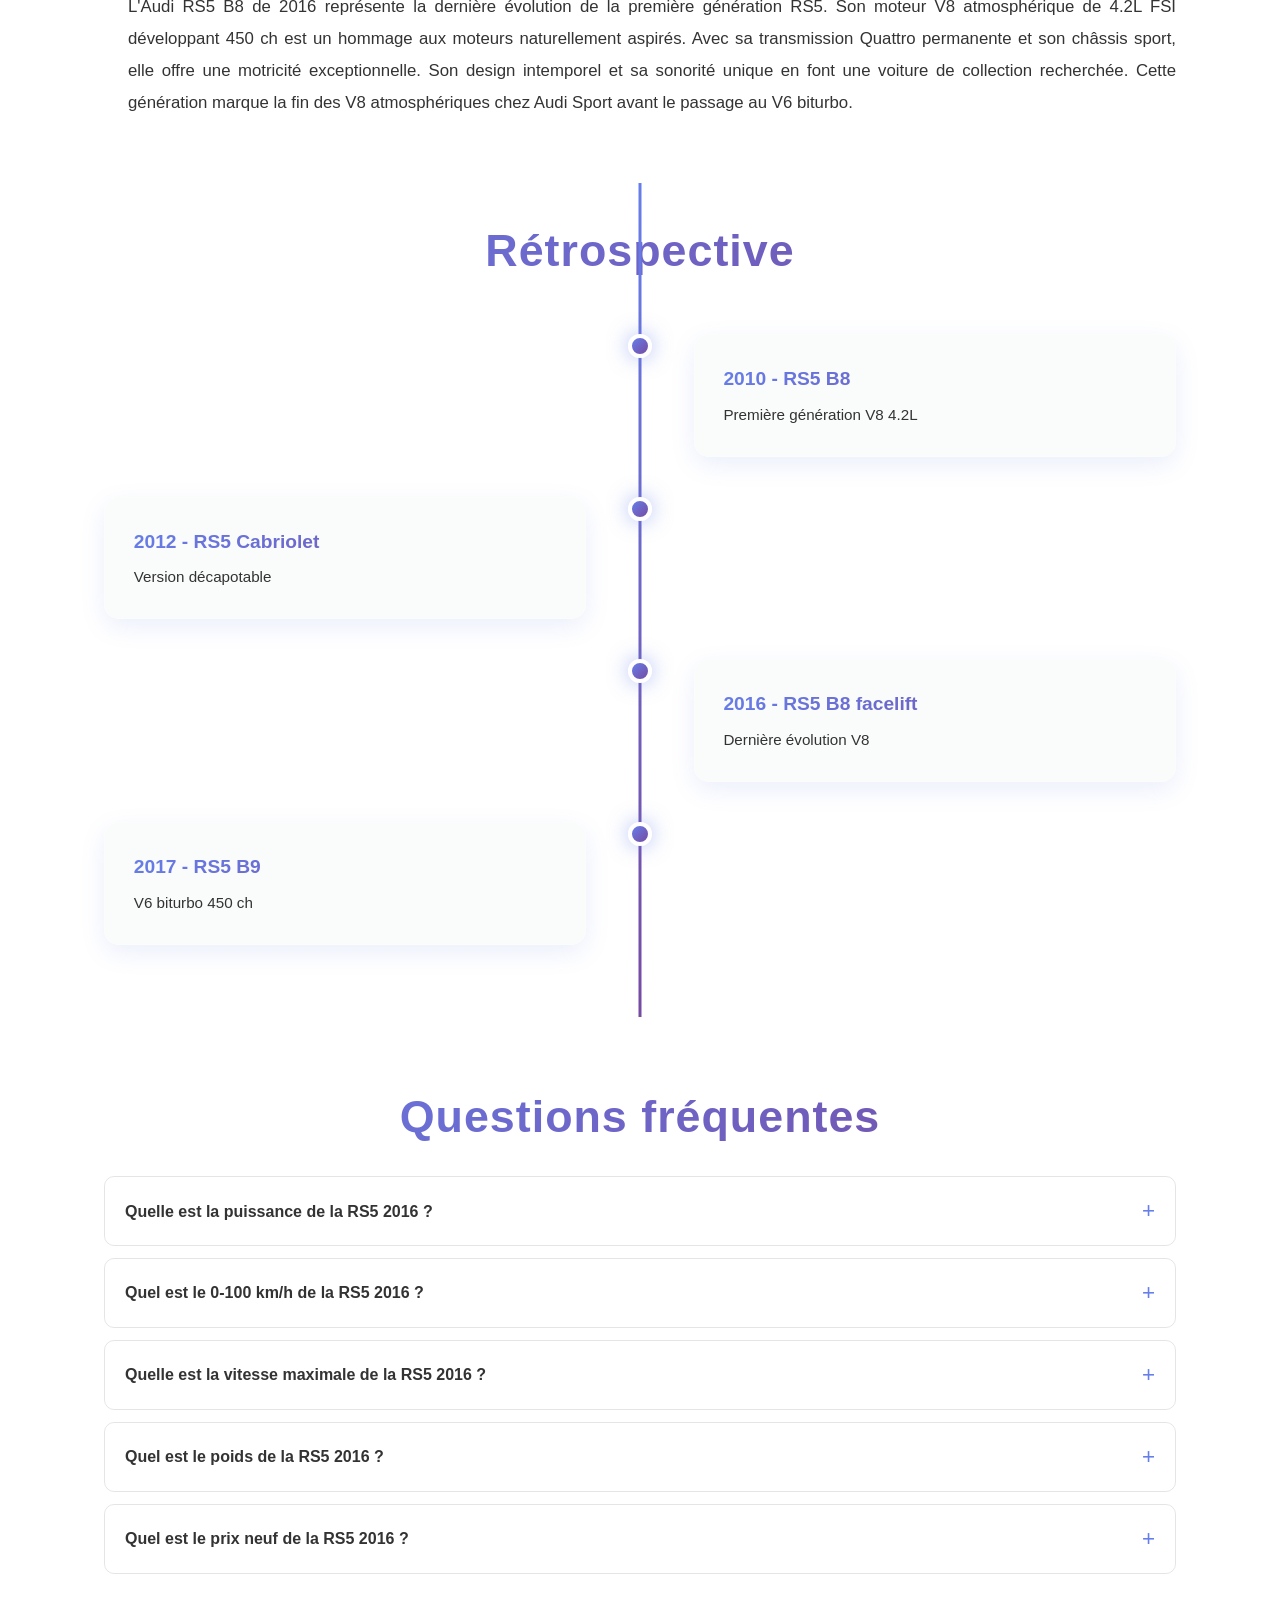
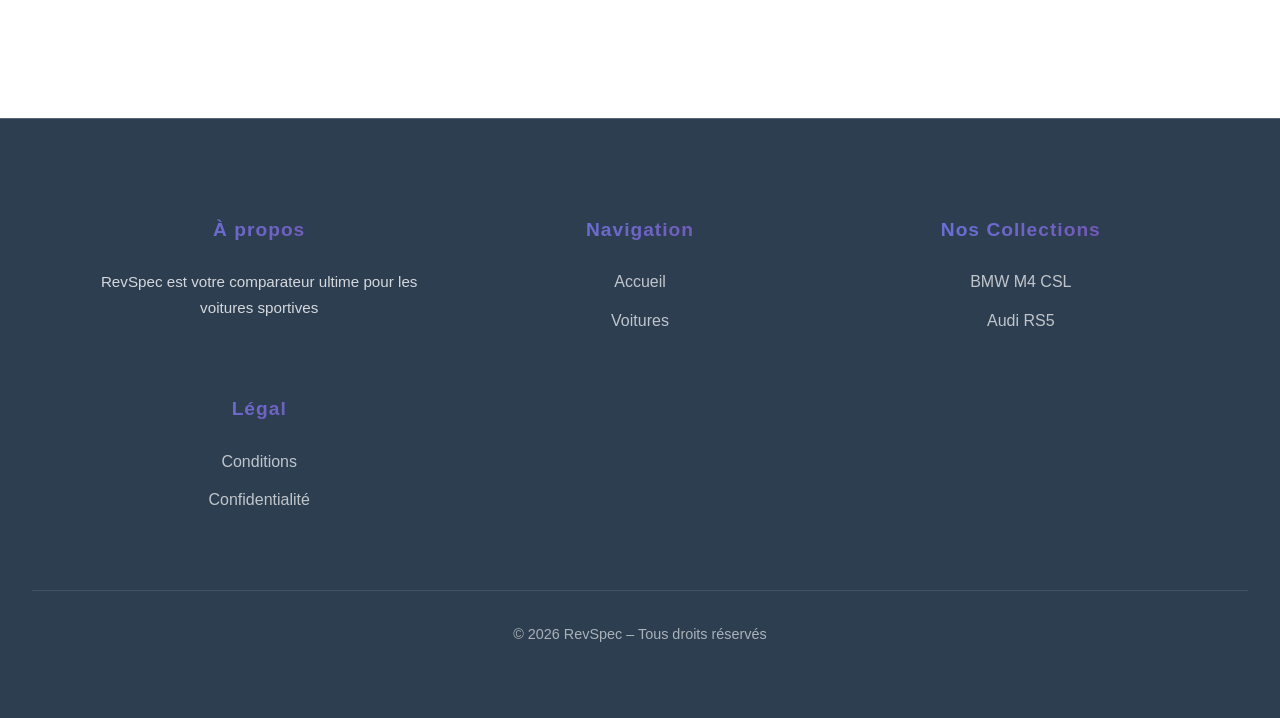
<file: pages-voitures/voiture-rs5-2016.html>
<!DOCTYPE html>
<html lang="fr">
<head>
  <meta charset="UTF-8">
  <meta name="viewport" content="width=device-width, initial-scale=1.0">
  <title>Audi RS5 2016 – Fiche technique &amp; performances | RevSpec</title>
  <meta name="description" content="Audi RS5 2016 : 450 ch, 0-100 en 4,5 s, 250 km/h. Fiche technique complète et historique des versions depuis 2010.">
  <meta name="robots" content="index,follow,max-image-preview:large">
  <link rel="canonical" href="https://revspec.marcla.fr/pages-voitures/voiture-rs5-2016.html">
  <link rel="preload" href="../assets/css/style.css" as="style" onload="this.onload=null;this.rel='stylesheet'">
  <noscript><link rel="stylesheet" href="../assets/css/style.css"></noscript>
</head>
<body>
  <header>
    <div class="logo">🏁 RevSpec</div>
    <nav>
      <ul class="nav-links">
        <li><a href="../index.html">Accueil</a></li>
        <li><a href="../index.html#cars">Voitures</a></li>
        <li><a href="../index.html#comparator">Comparateur</a></li>
      </ul>
      <button id="dark-mode-toggle" aria-label="Toggle dark mode"><svg class="toggle-icon" viewBox="0 0 24 24" width="24" height="24" fill="currentColor"><circle class="sun-icon" cx="12" cy="12" r="5" opacity="0"/><path class="sun-rays" d="M12 1v6m0 6v6M4.22 4.22l4.24 4.24M15.54 15.54l4.24 4.24M1 12h6m6 0h6M4.22 19.78l4.24-4.24M15.54 8.46l4.24-4.24" stroke="currentColor" stroke-width="2" stroke-linecap="round" opacity="0"/><path class="moon-icon" d="M21 12.79A9 9 0 1 1 11.21 3 7 7 0 0 0 21 12.79z" opacity="1"/></svg></button>
      <div class="burger">
        <span></span>
        <span></span>
        <span></span>
      </div>
    </nav>
  </header>

  <img src="../assets/images/voitures/rs5-2016.jpg" alt="Audi RS5 2016" class="hero-image" loading="lazy" decoding="async">

  <div class="car-details">
    <h1>Audi RS5 2016</h1>
    
    <div class="specs-table">
      <table>
        <thead>
          <tr>
            <th>Caractéristique</th>
            <th>Valeur</th>
          </tr>
        </thead>
        <tbody>
          <tr><td>Poids</td><td>1795 kg</td></tr>
          <tr><td>0-100 km/h</td><td>4.5 secondes</td></tr>
          <tr><td>Vitesse maximale</td><td>250 km/h</td></tr>
          <tr><td>Puissance</td><td>450 ch</td></tr>
          <tr><td>Couple</td><td>430 Nm</td></tr>
          <tr><td>Transmission</td><td>Automatique</td></tr>
          <tr><td>Nombre de vitesses</td><td>7</td></tr>
          <tr><td>Consommation mixte</td><td>9.8 L/100km</td></tr>
          <tr><td>Prix neuf</td><td>82 000 €</td></tr>
        </tbody>
      </table>
    </div>

    <div class="history">
      <h2>Histoire</h2>
      <p>L'Audi RS5 B8 de 2016 représente la dernière évolution de la première génération RS5. Son moteur V8 atmosphérique de 4.2L FSI développant 450 ch est un hommage aux moteurs naturellement aspirés. Avec sa transmission Quattro permanente et son châssis sport, elle offre une motricité exceptionnelle. Son design intemporel et sa sonorité unique en font une voiture de collection recherchée. Cette génération marque la fin des V8 atmosphériques chez Audi Sport avant le passage au V6 biturbo.</p>
    </div>

    <div class="timeline">
      <h2>Rétrospective</h2>
      <div class="timeline-item">
        <div class="timeline-content">
          <h3>2010 - RS5 B8</h3>
          <p>Première génération V8 4.2L</p>
        </div>
        <div class="timeline-dot"></div>
      </div>
      <div class="timeline-item">
        <div class="timeline-content">
          <h3>2012 - RS5 Cabriolet</h3>
          <p>Version décapotable</p>
        </div>
        <div class="timeline-dot"></div>
      </div>
      <div class="timeline-item">
        <div class="timeline-content">
          <h3>2016 - RS5 B8 facelift</h3>
          <p>Dernière évolution V8</p>
        </div>
        <div class="timeline-dot"></div>
      </div>
      <div class="timeline-item">
        <div class="timeline-content">
          <h3>2017 - RS5 B9</h3>
          <p>V6 biturbo 450 ch</p>
        </div>
        <div class="timeline-dot"></div>
      </div>
    </div>
  </div>

  <footer>
    <div class="footer-content">
      <div class="footer-section">
        <h3>À propos</h3>
        <p>RevSpec est votre comparateur ultime pour les voitures sportives</p>
      </div>
      <div class="footer-section">
        <h3>Navigation</h3>
        <ul><li><a href="../index.html#hero">Accueil</a></li><li><a href="../index.html#cars">Voitures</a></li></ul>
      </div>
      <div class="footer-section">
        <h3>Nos Collections</h3>
        <ul><li><a href="voiture-m4-csl-2022.html">BMW M4 CSL</a></li><li><a href="voiture-rs5-2016.html">Audi RS5</a></li></ul>
      </div>
      <div class="footer-section">
        <h3>Légal</h3>
        <ul><li><a href="#">Conditions</a></li><li><a href="#">Confidentialité</a></li></ul>
      </div>
    </div>
    <div class="footer-bottom">
      <p>&copy; 2026 RevSpec – Tous droits réservés</p>
    </div>
  </footer>

  <script src="../assets/js/app.js" defer></script>
</body>
</html>
</file>
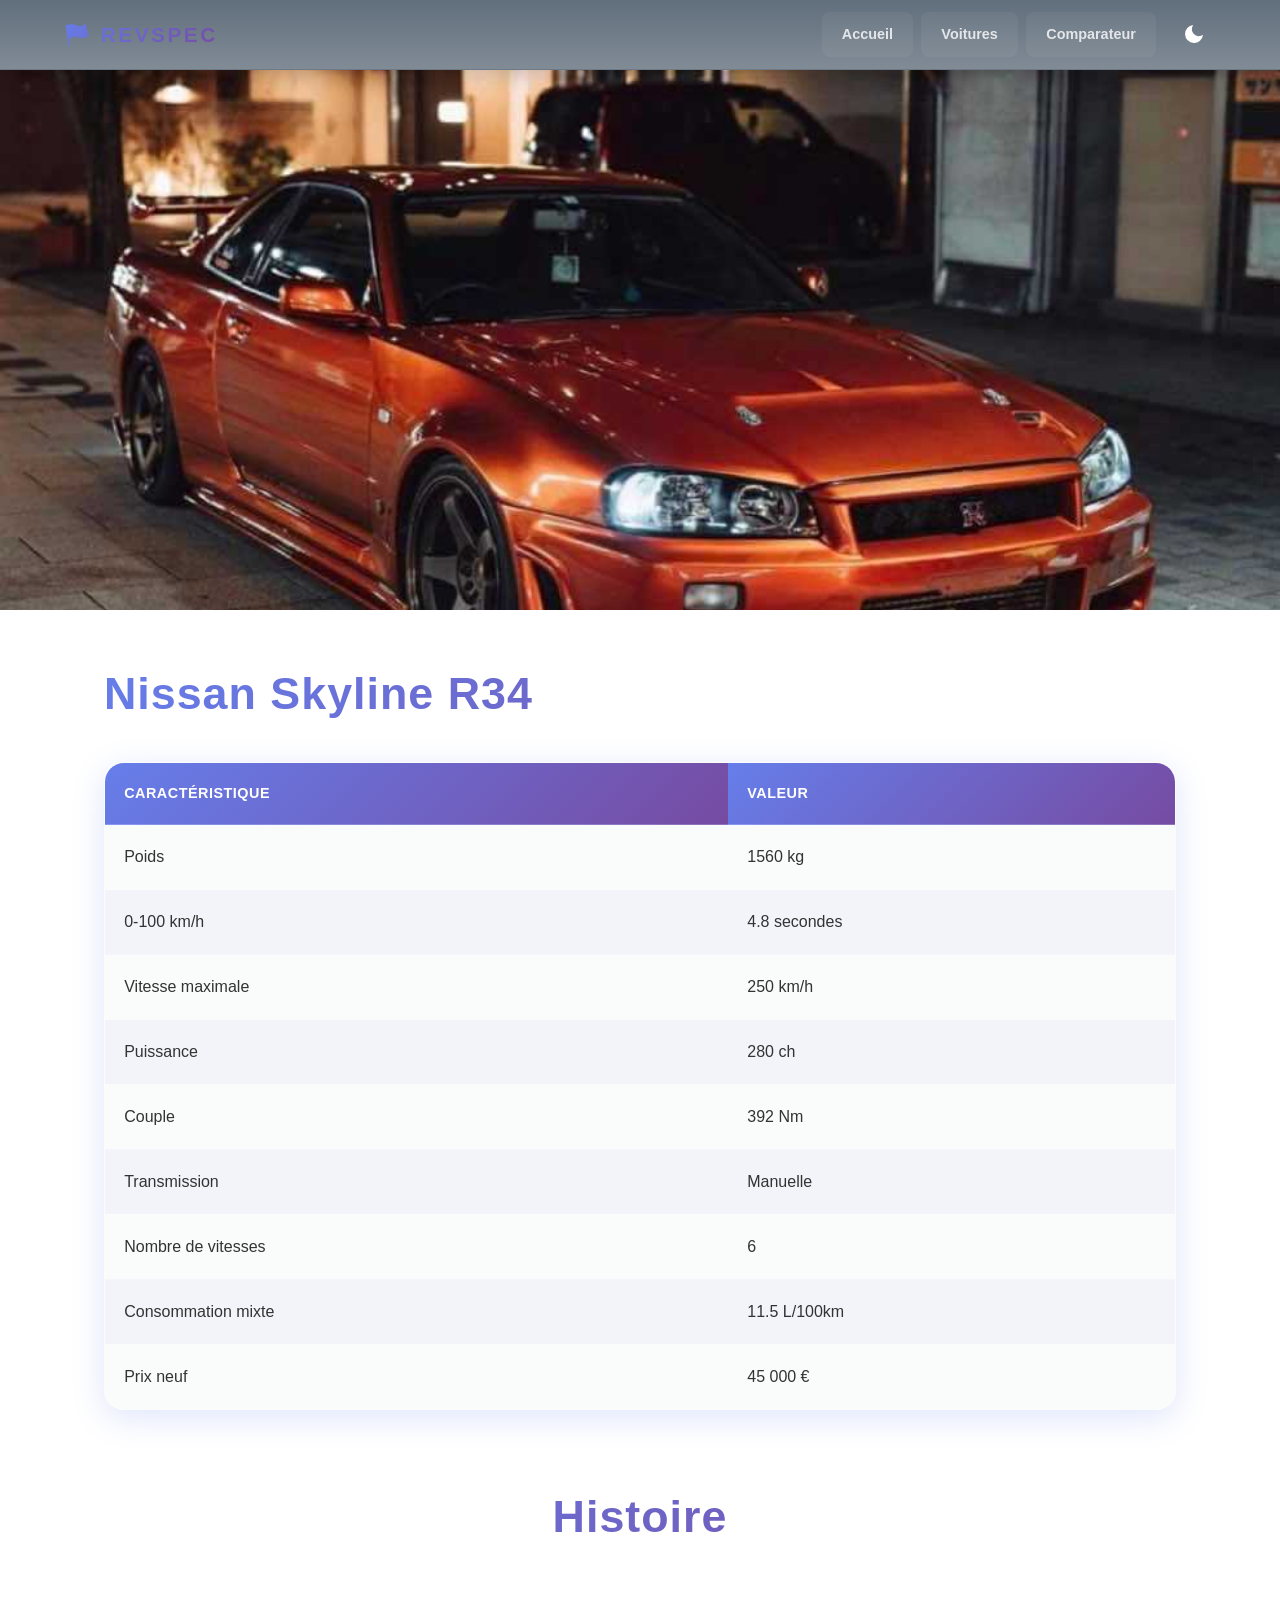
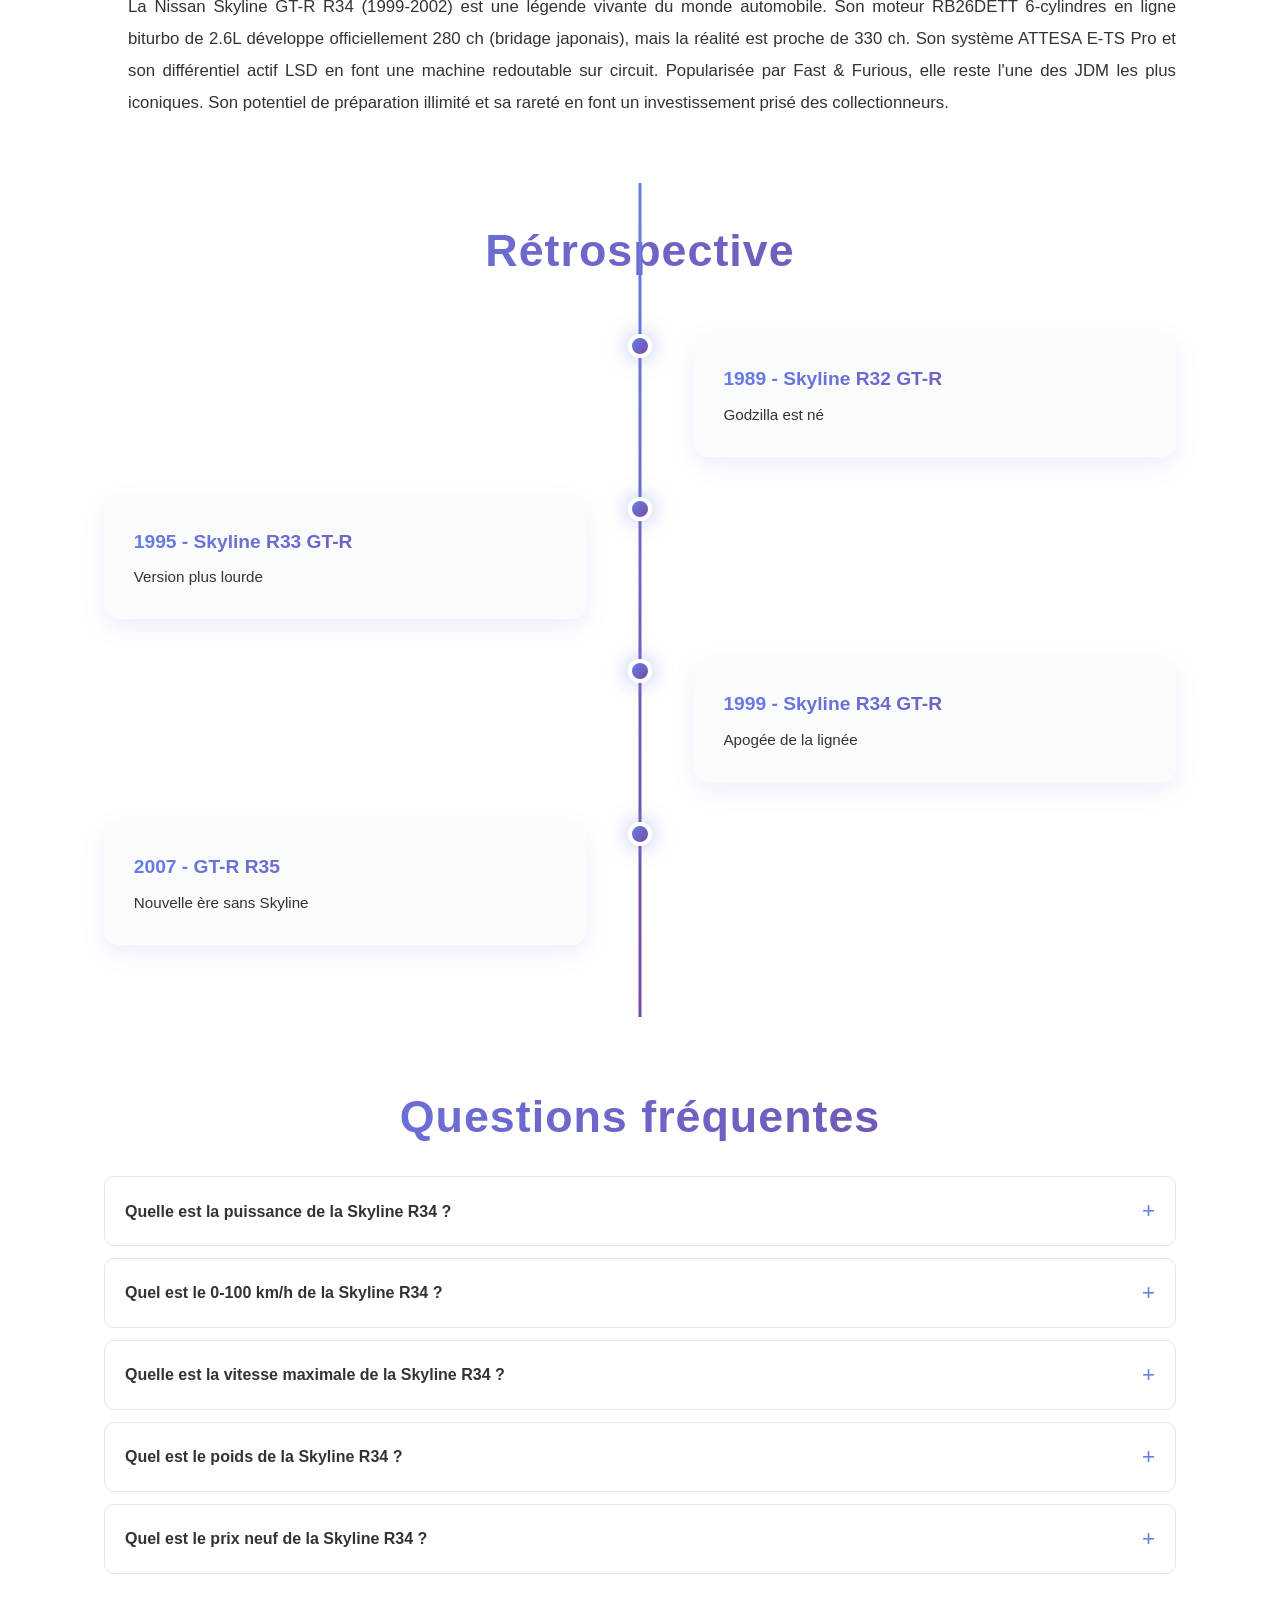
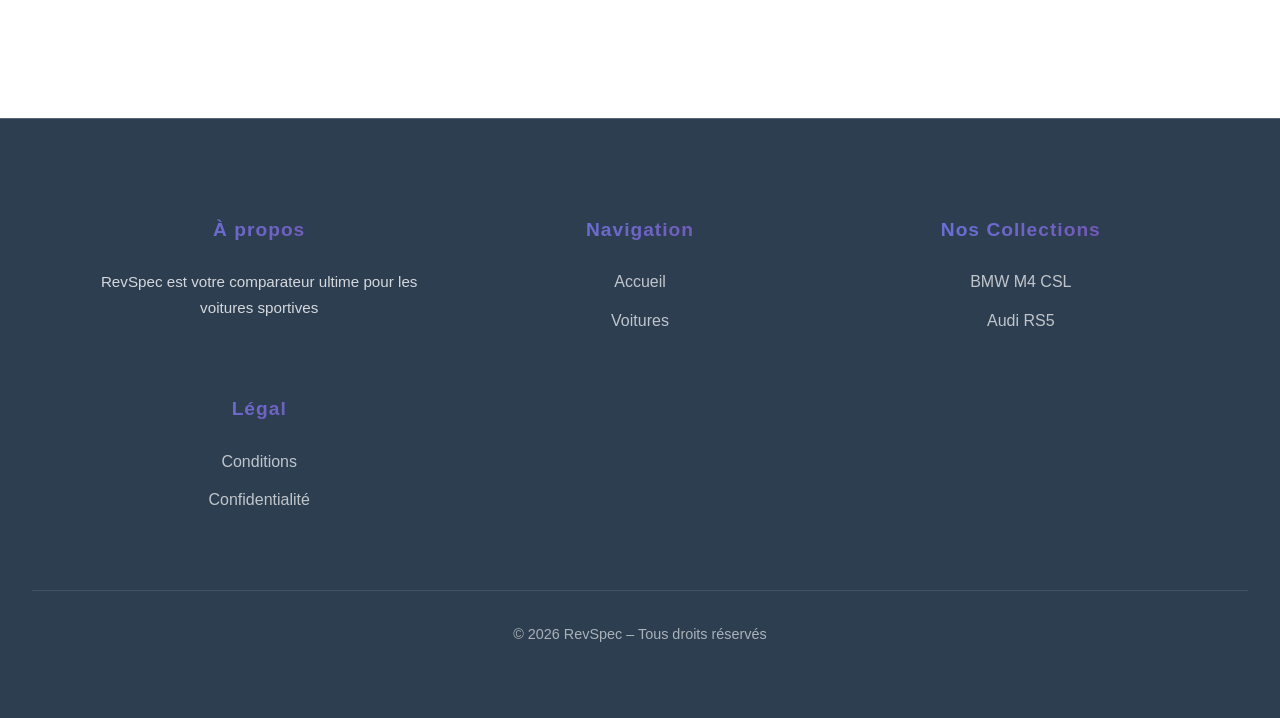
<file: pages-voitures/voiture-skyline-r34.html>
<!DOCTYPE html>
<html lang="fr">
<head>
  <meta charset="UTF-8">
  <meta name="viewport" content="width=device-width, initial-scale=1.0">
  <title>Nissan Skyline R34 – Fiche technique &amp; performances | RevSpec</title>
  <meta name="description" content="Nissan Skyline R34 : 280 ch, 0-100 en 4,8 s, 250 km/h. Fiche technique complète et historique des versions depuis 1989.">
  <meta name="robots" content="index,follow,max-image-preview:large">
  <link rel="canonical" href="https://revspec.marcla.fr/pages-voitures/voiture-skyline-r34.html">
  <link rel="preload" href="../assets/css/style.css" as="style" onload="this.onload=null;this.rel='stylesheet'">
  <noscript><link rel="stylesheet" href="../assets/css/style.css"></noscript>
</head>
<body>
  <header>
    <div class="logo">🏁 RevSpec</div>
    <nav>
      <ul class="nav-links">
        <li><a href="../index.html">Accueil</a></li>
        <li><a href="../index.html#cars">Voitures</a></li>
        <li><a href="../index.html#comparator">Comparateur</a></li>
      </ul>
      <button id="dark-mode-toggle" aria-label="Toggle dark mode"><svg class="toggle-icon" viewBox="0 0 24 24" width="24" height="24" fill="currentColor"><circle class="sun-icon" cx="12" cy="12" r="5" opacity="0"/><path class="sun-rays" d="M12 1v6m0 6v6M4.22 4.22l4.24 4.24M15.54 15.54l4.24 4.24M1 12h6m6 0h6M4.22 19.78l4.24-4.24M15.54 8.46l4.24-4.24" stroke="currentColor" stroke-width="2" stroke-linecap="round" opacity="0"/><path class="moon-icon" d="M21 12.79A9 9 0 1 1 11.21 3 7 7 0 0 0 21 12.79z" opacity="1"/></svg></button>
      <div class="burger">
        <span></span>
        <span></span>
        <span></span>
      </div>
    </nav>
  </header>

  <img src="../assets/images/voitures/r34.jpg" alt="Nissan Skyline R34" class="hero-image" loading="lazy" decoding="async">

  <div class="car-details">
    <h1>Nissan Skyline R34</h1>
    
    <div class="specs-table">
      <table>
        <thead>
          <tr>
            <th>Caractéristique</th>
            <th>Valeur</th>
          </tr>
        </thead>
        <tbody>
          <tr><td>Poids</td><td>1560 kg</td></tr>
          <tr><td>0-100 km/h</td><td>4.8 secondes</td></tr>
          <tr><td>Vitesse maximale</td><td>250 km/h</td></tr>
          <tr><td>Puissance</td><td>280 ch</td></tr>
          <tr><td>Couple</td><td>392 Nm</td></tr>
          <tr><td>Transmission</td><td>Manuelle</td></tr>
          <tr><td>Nombre de vitesses</td><td>6</td></tr>
          <tr><td>Consommation mixte</td><td>11.5 L/100km</td></tr>
          <tr><td>Prix neuf</td><td>45 000 €</td></tr>
        </tbody>
      </table>
    </div>

    <div class="history">
      <h2>Histoire</h2>
      <p>La Nissan Skyline GT-R R34 (1999-2002) est une légende vivante du monde automobile. Son moteur RB26DETT 6-cylindres en ligne biturbo de 2.6L développe officiellement 280 ch (bridage japonais), mais la réalité est proche de 330 ch. Son système ATTESA E-TS Pro et son différentiel actif LSD en font une machine redoutable sur circuit. Popularisée par Fast & Furious, elle reste l'une des JDM les plus iconiques. Son potentiel de préparation illimité et sa rareté en font un investissement prisé des collectionneurs.</p>
    </div>

    <div class="timeline">
      <h2>Rétrospective</h2>
      <div class="timeline-item">
        <div class="timeline-content">
          <h3>1989 - Skyline R32 GT-R</h3>
          <p>Godzilla est né</p>
        </div>
        <div class="timeline-dot"></div>
      </div>
      <div class="timeline-item">
        <div class="timeline-content">
          <h3>1995 - Skyline R33 GT-R</h3>
          <p>Version plus lourde</p>
        </div>
        <div class="timeline-dot"></div>
      </div>
      <div class="timeline-item">
        <div class="timeline-content">
          <h3>1999 - Skyline R34 GT-R</h3>
          <p>Apogée de la lignée</p>
        </div>
        <div class="timeline-dot"></div>
      </div>
      <div class="timeline-item">
        <div class="timeline-content">
          <h3>2007 - GT-R R35</h3>
          <p>Nouvelle ère sans Skyline</p>
        </div>
        <div class="timeline-dot"></div>
      </div>
    </div>
  </div>

  <footer>
    <div class="footer-content">
      <div class="footer-section">
        <h3>À propos</h3>
        <p>RevSpec est votre comparateur ultime pour les voitures sportives</p>
      </div>
      <div class="footer-section">
        <h3>Navigation</h3>
        <ul><li><a href="../index.html#hero">Accueil</a></li><li><a href="../index.html#cars">Voitures</a></li></ul>
      </div>
      <div class="footer-section">
        <h3>Nos Collections</h3>
        <ul><li><a href="voiture-m4-csl-2022.html">BMW M4 CSL</a></li><li><a href="voiture-rs5-2016.html">Audi RS5</a></li></ul>
      </div>
      <div class="footer-section">
        <h3>Légal</h3>
        <ul><li><a href="#">Conditions</a></li><li><a href="#">Confidentialité</a></li></ul>
      </div>
    </div>
    <div class="footer-bottom">
      <p>&copy; 2026 RevSpec – Tous droits réservés</p>
    </div>
  </footer>

  <script src="../assets/js/app.js" defer></script>
</body>
</html>
</file>
<file: assets/css/style.css>
* {
  margin: 0;
  padding: 0;
  box-sizing: border-box;
}

:root {
  /* Gradients */
  --primary-gradient: linear-gradient(135deg, #667eea 0%, #764ba2 100%);
  --accent-gradient: linear-gradient(135deg, #f093fb 0%, #f5576c 100%);
  --glow-gradient: linear-gradient(90deg, #667eea, #764ba2, #f093fb, #f5576c);
  
  /* Colors */
  --primary: #667eea;
  --secondary: #2c3e50;
  --accent: #f5576c;
  --bg: #ffffff;
  --text: #333;
  --card-bg: #f8f9fa;
  --border: #ddd;
  
  /* Glassmorphism */
  --glass-bg: rgba(248, 249, 250, 0.7);
  --glass-border: rgba(255, 255, 255, 0.2);
  --glass-blur: blur(10px);
  
  /* Shadows - Enhanced depth */
  --shadow-sm: 0 2px 8px rgba(0, 0, 0, 0.08);
  --shadow-md: 0 8px 24px rgba(102, 126, 234, 0.12);
  --shadow-lg: 0 12px 48px rgba(102, 126, 234, 0.15);
  --shadow-glow: 0 8px 32px rgba(102, 126, 234, 0.2), inset 0 1px 0 rgba(255, 255, 255, 0.2);
  --shadow: rgba(0, 0, 0, 0.1);
}

body.dark-mode {
  /* Gradients remain same */
  --primary-gradient: linear-gradient(135deg, #667eea 0%, #764ba2 100%);
  --accent-gradient: linear-gradient(135deg, #f093fb 0%, #f5576c 100%);
  --glow-gradient: linear-gradient(90deg, #667eea, #764ba2, #f093fb, #f5576c);
  
  /* Colors */
  --bg: #0f0f1e;
  --text: #e8e8f0;
  --card-bg: #1a1a2e;
  --border: rgba(255, 255, 255, 0.1);
  --secondary: #16213e;
  
  /* Glassmorphism (darker for dark mode) */
  --glass-bg: rgba(26, 26, 46, 0.6);
  --glass-border: rgba(255, 255, 255, 0.1);
  
  /* Shadows for dark mode */
  --shadow-sm: 0 2px 8px rgba(0, 0, 0, 0.3);
  --shadow-md: 0 8px 24px rgba(102, 126, 234, 0.1);
  --shadow-lg: 0 12px 48px rgba(102, 126, 234, 0.08);
  --shadow-glow: 0 8px 32px rgba(102, 126, 234, 0.15), inset 0 1px 0 rgba(255, 255, 255, 0.05);
}

body {
  font-family: -apple-system, BlinkMacSystemFont, 'Segoe UI', Roboto, Oxygen, Ubuntu, sans-serif;
  background: var(--bg);
  color: var(--text);
  line-height: 1.6;
  transition: background 0.3s, color 0.3s;
}

/* Images - Prevent layout shift */
img {
  max-width: 100%;
  height: auto;
  display: block;
}

/* Header */
header {
  position: fixed;
  top: 0;
  width: 100%;
  background: linear-gradient(180deg, rgba(44, 62, 80, 0.75) 0%, rgba(44, 62, 80, 0.6) 100%);
  backdrop-filter: blur(16px);
  -webkit-backdrop-filter: blur(16px);
  border-bottom: 1px solid rgba(255, 255, 255, 0.08);
  padding: 0.75rem 5%;
  display: flex;
  justify-content: space-between;
  align-items: center;
  z-index: 1000;
  box-shadow: 0 4px 20px rgba(0, 0, 0, 0.2);
  transition: all 0.3s ease;
  height: 70px;
}

.logo {
  font-size: 1.3rem;
  font-weight: 800;
  background: var(--primary-gradient);
  -webkit-background-clip: text;
  -webkit-text-fill-color: transparent;
  background-clip: text;
  letter-spacing: 2.5px;
  transition: all 0.3s cubic-bezier(0.25, 0.46, 0.45, 0.94);
  text-transform: uppercase;
  display: flex;
  align-items: center;
  gap: 0.5rem;
}

.logo:hover {
  transform: scale(1.08);
  filter: brightness(1.15);
}

nav {
  display: flex;
  align-items: center;
  gap: 0.5rem;
}

.nav-links {
  display: flex;
  list-style: none;
  gap: 0.5rem;
}

.nav-links li {
  position: relative;
}

.nav-links a {
  color: rgba(255, 255, 255, 0.8);
  text-decoration: none;
  transition: all 0.3s cubic-bezier(0.25, 0.46, 0.45, 0.94);
  position: relative;
  font-weight: 600;
  font-size: 0.9rem;
  padding: 0.6rem 1.2rem;
  border-radius: 8px;
  display: block;
  background: rgba(255, 255, 255, 0.05);
  border: 1px solid transparent;
  white-space: nowrap;
}

.nav-links a:hover {
  background: rgba(102, 126, 234, 0.25);
  border: 1px solid rgba(102, 126, 234, 0.4);
  color: white;
  transform: translateY(-2px);
  box-shadow: 0 4px 12px rgba(102, 126, 234, 0.2);
}

.nav-links a.active {
  background: linear-gradient(135deg, rgba(102, 126, 234, 0.4) 0%, rgba(118, 75, 162, 0.4) 100%);
  border: 1px solid rgba(102, 126, 234, 0.6);
  color: white;
  box-shadow: 0 4px 16px rgba(102, 126, 234, 0.25);
  font-weight: 700;
}

#dark-mode-toggle {
  background: none;
  border: none;
  color: white;
  cursor: pointer;
  transition: all 0.3s cubic-bezier(0.25, 0.46, 0.45, 0.94);
  display: flex;
  align-items: center;
  justify-content: center;
  width: 44px;
  height: 44px;
  border-radius: 50%;
  margin-left: 0.5rem;
}

#dark-mode-toggle:hover {
  transform: scale(1.15);
  background: rgba(255, 255, 255, 0.12);
  backdrop-filter: blur(8px);
  border: 1px solid rgba(255, 255, 255, 0.2);
}

#dark-mode-toggle:active {
  transform: scale(0.95);
}

.toggle-icon {
  width: 24px;
  height: 24px;
  transition: all 0.3s cubic-bezier(0.25, 0.46, 0.45, 0.94);
}

.toggle-icon .moon-icon {
  transition: opacity 0.3s cubic-bezier(0.25, 0.46, 0.45, 0.94), transform 0.3s cubic-bezier(0.25, 0.46, 0.45, 0.94);
  opacity: 1;
  transform: rotate(0deg) scale(1);
}

.toggle-icon .sun-icon,
.toggle-icon .sun-rays {
  transition: opacity 0.3s cubic-bezier(0.25, 0.46, 0.45, 0.94), transform 0.3s cubic-bezier(0.25, 0.46, 0.45, 0.94);
  opacity: 0;
  transform: rotate(-180deg) scale(0);
}

body.dark-mode .toggle-icon .moon-icon {
  opacity: 0;
  transform: rotate(180deg) scale(0);
}

body.dark-mode .toggle-icon .sun-icon,
body.dark-mode .toggle-icon .sun-rays {
  opacity: 1;
  transform: rotate(0deg) scale(1);
}

.burger {
  display: none;
  flex-direction: column;
  gap: 5px;
  cursor: pointer;
  margin-left: 1rem;
}

.burger span {
  width: 25px;
  height: 3px;
  background: white;
  transition: all 0.3s cubic-bezier(0.25, 0.46, 0.45, 0.94);
  border-radius: 2px;
}

.burger:hover span {
  background: var(--primary-gradient);
}

.burger.active span:nth-child(1) {
  transform: rotate(45deg) translate(8px, 8px);
}

.burger.active span:nth-child(2) {
  opacity: 0;
}

.burger.active span:nth-child(3) {
  transform: rotate(-45deg) translate(7px, -7px);
}

/* Hero Slider */
.hero-slider {
  position: relative;
  height: 100vh;
  overflow: hidden;
  border-radius: 24px;
  margin: 70px auto 0;
  max-width: 95vw;
  box-shadow: var(--shadow-lg);
}

.slide {
  position: absolute;
  width: 100%;
  height: 100%;
  background-size: cover;
  background-position: center;
  opacity: 0;
  transition: opacity 1.2s cubic-bezier(0.25, 0.46, 0.45, 0.94);
  display: flex;
  align-items: center;
  justify-content: center;
}

.slide.active {
  opacity: 1;
}

.slide::before {
  content: '';
  position: absolute;
  inset: 0;
  background: linear-gradient(180deg, rgba(0, 0, 0, 0.3) 0%, rgba(102, 126, 234, 0.4) 100%);
  animation: gradientShift 4s ease infinite;
}

.slide-content {
  position: relative;
  text-align: center;
  color: white;
  animation: fadeInUp 1s cubic-bezier(0.25, 0.46, 0.45, 0.94);
  z-index: 2;
  text-shadow: 0 2px 10px rgba(0, 0, 0, 0.3);
}

.slide-content h1 {
  font-size: 3.5rem;
  margin-bottom: 1rem;
  font-weight: 800;
  animation: slideInDown 0.8s cubic-bezier(0.25, 0.46, 0.45, 0.94);
  letter-spacing: 2px;
}

.slide-content p {
  font-size: 1.5rem;
  margin-bottom: 2rem;
  animation: slideInUp 0.8s cubic-bezier(0.25, 0.46, 0.45, 0.94) 0.2s backwards;
  font-weight: 300;
  letter-spacing: 0.5px;
}

/* Sections */
section {
  padding: 5rem 5%;
  max-width: 1400px;
  margin: 0 auto;
}

h2 {
  font-size: 2.8rem;
  margin-bottom: 3rem;
  text-align: center;
  background: var(--primary-gradient);
  -webkit-background-clip: text;
  -webkit-text-fill-color: transparent;
  background-clip: text;
  font-weight: 700;
  letter-spacing: 1px;
}

/* Search */
.search-bar {
  max-width: 500px;
  margin: 0 auto 2rem;
}

#search-input {
  width: 100%;
  padding: 1rem 1.5rem;
  border: 2px solid transparent;
  border-radius: 50px;
  font-size: 1rem;
  background: var(--glass-bg);
  backdrop-filter: var(--glass-blur);
  border: 2px solid var(--glass-border);
  color: var(--text);
  transition: all 0.3s cubic-bezier(0.25, 0.46, 0.45, 0.94);
  box-shadow: var(--shadow-sm);
}

#search-input:focus {
  outline: none;
  border-color: var(--primary);
  box-shadow: 0 0 20px rgba(102, 126, 234, 0.4);
  background: var(--glass-bg);
}

#search-input::placeholder {
  color: rgba(51, 51, 51, 0.5);
}

/* Filters */
.filters {
  display: flex;
  gap: 1rem;
  flex-wrap: wrap;
  justify-content: center;
  margin-bottom: 2rem;
}

.filters select {
  padding: 0.8rem 1.2rem;
  border: 2px solid var(--glass-border);
  border-radius: 10px;
  background: var(--glass-bg);
  backdrop-filter: var(--glass-blur);
  color: var(--text);
  font-size: 0.9rem;
  cursor: pointer;
  transition: all 0.3s cubic-bezier(0.25, 0.46, 0.45, 0.94);
  font-weight: 500;
  box-shadow: var(--shadow-sm);
}

.filters select:hover {
  background: rgba(248, 249, 250, 0.9);
  border-color: var(--primary);
}

.filters select:focus {
  outline: none;
  border-color: var(--primary);
  box-shadow: 0 0 20px rgba(102, 126, 234, 0.3);
  background: var(--glass-bg);
}

#reset-filters {
  background: var(--primary-gradient);
}

/* Car Grid */
#car-grid {
  display: grid;
  grid-template-columns: repeat(auto-fit, minmax(300px, 1fr));
  gap: 2rem;
}

.car-card {
  background: var(--glass-bg);
  backdrop-filter: var(--glass-blur);
  border: 1px solid var(--glass-border);
  border-radius: 20px;
  overflow: hidden;
  box-shadow: var(--shadow-glow);
  transition: all 0.4s cubic-bezier(0.25, 0.46, 0.45, 0.94);
  animation: fadeIn 0.6s ease-out;
  position: relative;
}

.car-card:hover {
  transform: translateY(-15px) scale(1.02);
  box-shadow: 0 20px 60px rgba(102, 126, 234, 0.25);
  border-color: var(--primary);
}

.car-card img {
  width: 100%;
  height: 250px;
  object-fit: cover;
  transition: transform 0.4s cubic-bezier(0.25, 0.46, 0.45, 0.94);
  position: relative;
  aspect-ratio: 16 / 10;
  display: block;
}

.car-card:hover img {
  transform: scale(1.08);
  filter: brightness(1.1);
}

.car-card::after {
  content: '';
  position: absolute;
  inset: 0;
  background: linear-gradient(180deg, transparent 0%, rgba(102, 126, 234, 0.2) 100%);
  opacity: 0;
  transition: opacity 0.3s cubic-bezier(0.25, 0.46, 0.45, 0.94);
  pointer-events: none;
}

.car-card:hover::after {
  opacity: 1;
}

.car-info {
  padding: 1.8rem;
  position: relative;
  z-index: 1;
}

.car-info h3 {
  font-size: 1.6rem;
  margin-bottom: 0.5rem;
  font-weight: 700;
  background: var(--primary-gradient);
  -webkit-background-clip: text;
  -webkit-text-fill-color: transparent;
  background-clip: text;
}

.car-info .brand {
  background: var(--accent-gradient);
  -webkit-background-clip: text;
  -webkit-text-fill-color: transparent;
  background-clip: text;
  font-weight: 600;
  font-size: 0.85rem;
  margin-bottom: 0.8rem;
  letter-spacing: 1px;
}

.car-info p {
  background: var(--primary-gradient);
  -webkit-background-clip: text;
  -webkit-text-fill-color: transparent;
  background-clip: text;
  font-weight: 700;
  margin-bottom: 1rem;
}

/* Buttons */
.btn, .btn-small {
  display: inline-block;
  padding: 1rem 2rem;
  background: var(--primary-gradient);
  color: white;
  text-decoration: none;
  border-radius: 50px;
  border: none;
  cursor: pointer;
  transition: all 0.3s cubic-bezier(0.25, 0.46, 0.45, 0.94);
  font-size: 1rem;
  font-weight: 600;
  box-shadow: 0 4px 15px rgba(102, 126, 234, 0.3);
  position: relative;
  overflow: hidden;
}

.btn-small {
  padding: 0.7rem 1.5rem;
  font-size: 0.9rem;
}

.btn:hover, .btn-small:hover {
  transform: translateY(-2px) scale(1.05);
  box-shadow: 0 8px 25px rgba(102, 126, 234, 0.4);
}

.btn:active, .btn-small:active {
  transform: translateY(0) scale(0.98);
}

/* Comparator */
.comparator {
  background: var(--glass-bg);
  backdrop-filter: var(--glass-blur);
  border: 1px solid var(--glass-border);
  border-top: 3px solid;
  border-image: var(--primary-gradient) 1;
  padding: 3rem;
  border-radius: 20px;
  max-width: 800px;
  margin: 0 auto;
  box-shadow: var(--shadow-glow);
}

.comparator-selects {
  display: grid;
  grid-template-columns: 1fr 1fr;
  gap: 2rem;
  margin-bottom: 2rem;
}

.comparator-selects select {
  padding: 1rem 1.2rem;
  border: 2px solid var(--glass-border);
  border-radius: 12px;
  font-size: 1rem;
  background: var(--glass-bg);
  backdrop-filter: var(--glass-blur);
  color: var(--text);
  cursor: pointer;
  transition: all 0.3s cubic-bezier(0.25, 0.46, 0.45, 0.94);
  font-weight: 500;
}

.comparator-selects select:hover {
  border-color: var(--primary);
  box-shadow: 0 0 15px rgba(102, 126, 234, 0.2);
}

.comparator-selects select:focus {
  outline: none;
  border-color: var(--primary);
  box-shadow: 0 0 20px rgba(102, 126, 234, 0.3);
}

#compare-btn {
  width: 100%;
}

/* Modal */
.modal {
  display: none;
  position: fixed;
  inset: 0;
  background: rgba(0, 0, 0, 0.85);
  backdrop-filter: blur(5px);
  z-index: 2000;
  align-items: center;
  justify-content: center;
  animation: fadeIn 0.3s cubic-bezier(0.25, 0.46, 0.45, 0.94);
}

.modal.active {
  display: flex;
}

.modal-content {
  background: var(--bg);
  padding: 3rem;
  border-radius: 25px;
  max-width: 900px;
  max-height: 90vh;
  overflow-y: auto;
  position: relative;
  animation: slideUp 0.4s cubic-bezier(0.25, 0.46, 0.45, 0.94);
  box-shadow: 0 25px 50px rgba(0, 0, 0, 0.3);
  border: 1px solid var(--glass-border);
}

.modal-content h2 {
  margin-bottom: 2rem;
}

.close {
  position: absolute;
  top: 1.5rem;
  right: 1.5rem;
  font-size: 2rem;
  cursor: pointer;
  color: var(--text);
  background: none;
  border: none;
  width: 40px;
  height: 40px;
  display: flex;
  align-items: center;
  justify-content: center;
  transition: all 0.3s cubic-bezier(0.25, 0.46, 0.45, 0.94);
  border-radius: 50%;
}

.close:hover {
  transform: rotate(90deg) scale(1.15);
  background: rgba(102, 126, 234, 0.1);
  color: var(--primary);
}

.comparison-table table {
  width: 100%;
  border-collapse: collapse;
  margin: 2rem 0;
}

.comparison-table th,
.comparison-table td {
  padding: 1.2rem;
  text-align: left;
  border-bottom: 1px solid var(--glass-border);
}

.comparison-table th {
  background: var(--primary-gradient);
  color: white;
  font-weight: 700;
  text-transform: uppercase;
  letter-spacing: 0.5px;
  font-size: 0.9rem;
}

.comparison-table tbody tr:nth-child(even) {
  background: rgba(102, 126, 234, 0.05);
}

.comparison-table tbody tr:hover {
  background: rgba(102, 126, 234, 0.1);
}

.comparison-table .winner {
  background: linear-gradient(135deg, rgba(46, 204, 113, 0.2), rgba(102, 126, 234, 0.1));
  font-weight: bold;
  border-left: 4px solid #2ecc71;
  padding-left: calc(1.2rem - 4px);
}

.performance-bars {
  margin: 3rem 0;
}

.perf-bar {
  display: flex;
  align-items: center;
  gap: 1.5rem;
  margin-bottom: 1.5rem;
  animation: slideInLeft 0.6s cubic-bezier(0.25, 0.46, 0.45, 0.94);
}

.perf-bar span:first-child {
  min-width: 150px;
  font-weight: 700;
  color: var(--text);
  font-size: 0.95rem;
}

.bar {
  flex: 1;
  height: 35px;
  background: var(--glass-bg);
  border: 1px solid var(--glass-border);
  border-radius: 20px;
  overflow: hidden;
  box-shadow: inset 0 2px 4px rgba(0, 0, 0, 0.1);
}

.fill {
  height: 100%;
  background: var(--glow-gradient);
  transition: width 1.2s cubic-bezier(0.25, 0.46, 0.45, 0.94);
  box-shadow: 0 0 10px rgba(102, 126, 234, 0.4);
}

/* Page voiture individuelle */
.hero-image {
  width: 100%;
  height: 60vh;
  object-fit: cover;
  margin-top: 70px;
  animation: zoomIn 0.6s cubic-bezier(0.25, 0.46, 0.45, 0.94);
  position: relative;
  display: block;
  aspect-ratio: 16 / 9;
}

.hero-image::after {
  content: '';
  position: absolute;
  inset: 0;
  background: linear-gradient(180deg, transparent 0%, rgba(102, 126, 234, 0.3) 100%);
}

.car-details {
  max-width: 1200px;
  margin: 0 auto;
  padding: 3rem 5%;
}

.car-details h1 {
  font-size: 2.8rem;
  margin-bottom: 2rem;
  background: var(--primary-gradient);
  -webkit-background-clip: text;
  -webkit-text-fill-color: transparent;
  background-clip: text;
  font-weight: 800;
  letter-spacing: 1px;
}

.specs-table {
  width: 100%;
  background: var(--glass-bg);
  backdrop-filter: var(--glass-blur);
  border: 1px solid var(--glass-border);
  border-radius: 20px;
  overflow: hidden;
  margin: 2rem 0;
  box-shadow: var(--shadow-glow);
}

.specs-table table {
  width: 100%;
  border-collapse: collapse;
}

.specs-table th,
.specs-table td {
  padding: 1.2rem;
  text-align: left;
  border-bottom: 1px solid var(--glass-border);
}

.specs-table th {
  background: var(--primary-gradient);
  color: white;
  font-weight: 700;
  text-transform: uppercase;
  letter-spacing: 0.5px;
  font-size: 0.9rem;
}

.specs-table tbody tr:nth-child(even) {
  background: rgba(102, 126, 234, 0.05);
}

.specs-table tbody tr:hover {
  background: rgba(102, 126, 234, 0.1);
}

.specs-table tr:last-child td {
  border-bottom: none;
}

.history {
  margin: 4rem 0;
  line-height: 1.9;
  animation: fadeInUp 0.8s cubic-bezier(0.25, 0.46, 0.45, 0.94) 0.2s backwards;
}

.history h2 {
  margin-bottom: 2rem;
}

.history p {
  margin-bottom: 1.5rem;
  text-align: justify;
  color: var(--text);
  border-left: 4px solid var(--primary-gradient);
  padding-left: 1.5rem;
  font-size: 1.05rem;
}

/* Timeline */
.timeline {
  position: relative;
  padding: 2rem 0;
  margin: 4rem 0;
}

.timeline::before {
  content: '';
  position: absolute;
  left: 50%;
  top: 0;
  bottom: 0;
  width: 3px;
  background: var(--primary-gradient);
  transform: translateX(-50%);
}

.timeline-item {
  display: flex;
  margin-bottom: 2.5rem;
  position: relative;
  animation: fadeIn 0.6s cubic-bezier(0.25, 0.46, 0.45, 0.94);
}

.timeline-item:nth-child(odd) {
  flex-direction: row;
}

.timeline-item:nth-child(even) {
  flex-direction: row-reverse;
}

.timeline-content {
  width: 45%;
  padding: 1.8rem;
  background: var(--glass-bg);
  backdrop-filter: var(--glass-blur);
  border: 1px solid var(--glass-border);
  border-radius: 15px;
  box-shadow: var(--shadow-md);
  animation: fadeInUp 0.6s cubic-bezier(0.25, 0.46, 0.45, 0.94);
  transition: all 0.3s cubic-bezier(0.25, 0.46, 0.45, 0.94);
}

.timeline-item:hover .timeline-content {
  transform: translateY(-5px);
  box-shadow: var(--shadow-lg);
  border-color: var(--primary);
  background: rgba(248, 249, 250, 0.8);
}

.timeline-content h3 {
  background: var(--primary-gradient);
  -webkit-background-clip: text;
  -webkit-text-fill-color: transparent;
  background-clip: text;
  margin-bottom: 0.5rem;
  font-size: 1.2rem;
  font-weight: 700;
}

.timeline-content p {
  color: var(--text);
  font-size: 0.95rem;
}

.timeline-dot {
  position: absolute;
  left: 50%;
  transform: translateX(-50%);
  width: 24px;
  height: 24px;
  background: var(--primary-gradient);
  border-radius: 50%;
  border: 4px solid var(--bg);
  box-shadow: 0 0 20px rgba(102, 126, 234, 0.5);
  animation: pulse 2s cubic-bezier(0.25, 0.46, 0.45, 0.94) infinite;
}

/* Animations */
@keyframes fadeIn {
  from {
    opacity: 0;
  }
  to {
    opacity: 1;
  }
}

@keyframes fadeInUp {
  from {
    opacity: 0;
    transform: translateY(30px);
  }
  to {
    opacity: 1;
    transform: translateY(0);
  }
}

@keyframes slideUp {
  from {
    transform: translateY(50px);
    opacity: 0;
  }
  to {
    transform: translateY(0);
    opacity: 1;
  }
}

@keyframes slideInDown {
  from {
    opacity: 0;
    transform: translateY(-30px);
  }
  to {
    opacity: 1;
    transform: translateY(0);
  }
}

@keyframes slideInUp {
  from {
    opacity: 0;
    transform: translateY(20px);
  }
  to {
    opacity: 1;
    transform: translateY(0);
  }
}

@keyframes slideInLeft {
  from {
    opacity: 0;
    transform: translateX(-30px);
  }
  to {
    opacity: 1;
    transform: translateX(0);
  }
}

@keyframes slideIn {
  from {
    width: 0;
  }
  to {
    width: 100%;
  }
}

@keyframes zoomIn {
  from {
    opacity: 0;
    transform: scale(0.95);
  }
  to {
    opacity: 1;
    transform: scale(1);
  }
}

@keyframes pulse {
  0%, 100% {
    box-shadow: 0 0 20px rgba(102, 126, 234, 0.5), 0 0 0 0 rgba(102, 126, 234, 0.7);
  }
  50% {
    box-shadow: 0 0 20px rgba(102, 126, 234, 0.5), 0 0 0 8px rgba(102, 126, 234, 0);
  }
}

@keyframes pulseGlow {
  0%, 100% {
    opacity: 1;
    box-shadow: 0 0 10px rgba(102, 126, 234, 0.5);
  }
  50% {
    opacity: 0.8;
    box-shadow: 0 0 20px rgba(102, 126, 234, 0.3);
  }
}

@keyframes shimmer {
  0% {
    background-position: -1000px 0;
  }
  100% {
    background-position: 1000px 0;
  }
}

@keyframes gradientShift {
  0% {
    background: linear-gradient(180deg, rgba(0, 0, 0, 0.3) 0%, rgba(102, 126, 234, 0.4) 100%);
  }
  50% {
    background: linear-gradient(180deg, rgba(0, 0, 0, 0.2) 0%, rgba(118, 75, 162, 0.45) 100%);
  }
  100% {
    background: linear-gradient(180deg, rgba(0, 0, 0, 0.3) 0%, rgba(102, 126, 234, 0.4) 100%);
  }
}

@keyframes float {
  0%, 100% {
    transform: translateY(0px);
  }
  50% {
    transform: translateY(-10px);
  }
}

/* Reduce motion for accessibility */
@media (prefers-reduced-motion: reduce) {
  * {
    animation-duration: 0.01ms !important;
    animation-iteration-count: 1 !important;
    transition-duration: 0.01ms !important;
  }
}

/* Responsive */
@media (max-width: 768px) {
  .nav-links {
    position: fixed;
    top: 70px;
    right: -100%;
    flex-direction: column;
    background: rgba(44, 62, 80, 0.95);
    backdrop-filter: var(--glass-blur);
    border-bottom: 1px solid var(--glass-border);
    width: 100%;
    padding: 2rem;
    transition: all 0.3s cubic-bezier(0.25, 0.46, 0.45, 0.94);
    gap: 1.5rem;
  }
  
  .nav-links.active {
    right: 0;
  }
  
  .nav-links a {
    padding: 0.8rem 1rem;
    font-size: 0.95rem;
    background: rgba(255, 255, 255, 0.08);
    border-radius: 8px;
  }
  
  .burger {
    display: flex;
  }
  
  .slide-content h1 {
    font-size: 2.2rem;
  }
  
  .slide-content p {
    font-size: 1rem;
  }
  
  #car-grid {
    grid-template-columns: 1fr;
    gap: 1.5rem;
  }
  
  .comparator-selects {
    grid-template-columns: 1fr;
  }
  
  .modal-content {
    padding: 2rem 1rem;
    margin: 1rem;
    border-radius: 15px;
  }
  
  .comparison-table {
    overflow-x: auto;
  }
  
  .timeline::before {
    left: 20px;
  }
  
  .timeline-item {
    flex-direction: row !important;
    margin-bottom: 2rem;
  }
  
  .timeline-content {
    width: calc(100% - 60px);
    margin-left: 60px;
    padding: 1.5rem;
  }
  
  .timeline-dot {
    left: 20px;
  }
  
  .perf-bar {
    flex-direction: column;
    align-items: flex-start;
    gap: 0.8rem;
  }
  
  .perf-bar span:first-child {
    min-width: auto;
  }
  
  .bar {
    width: 100%;
  }
  
  section {
    padding: 2.5rem 5%;
  }
  
  h2 {
    font-size: 2rem;
  }
  
  .car-details h1 {
    font-size: 2rem;
  }
}

@media (max-width: 480px) {
  header {
    padding: 0.8rem 3%;
  }
  
  .logo {
    font-size: 1.2rem;
  }
  
  #dark-mode-toggle {
    width: 35px;
    height: 35px;
    font-size: 1.3rem;
  }
  
  h2 {
    font-size: 1.6rem;
    margin-bottom: 2rem;
  }
  
  .car-card {
    border-radius: 15px;
  }
  
  .car-card img {
    height: 180px;
  }
  
  .car-info {
    padding: 1.2rem;
  }
  
  .car-info h3 {
    font-size: 1.3rem;
  }
  
  .slide-content h1 {
    font-size: 1.8rem;
  }
  
  .slide-content p {
    font-size: 0.9rem;
  }
  
  .search-bar {
    max-width: 100%;
  }
  
  #search-input {
    font-size: 16px;
  }
  
  .filters {
    gap: 0.5rem;
    flex-direction: column;
  }
  
  .filters select {
    width: 100%;
  }
  
  .modal-content {
    padding: 1.5rem;
    max-width: 90vw;
  }
  
  .specs-table th,
  .specs-table td {
    padding: 0.8rem;
    font-size: 0.9rem;
  }
  
  .timeline-content {
    width: calc(100% - 50px);
    margin-left: 50px;
    padding: 1.2rem;
    font-size: 0.9rem;
  }
  
  .timeline-dot {
    left: 15px;
    width: 20px;
    height: 20px;
  }
  
  .perf-bar span:first-child {
    font-size: 0.85rem;
    min-width: 120px;
  }
  
  section {
    padding: 2rem 4%;
  }
  
  .car-details {
    padding: 2rem 4%;
  }
}

/* Footer */
footer {
  margin-top: 6rem;
  background: linear-gradient(135deg, var(--secondary) 0%, rgba(44, 62, 80, 0.95) 100%);
  border-top: 1px solid var(--glass-border);
  color: white;
}

.footer-content {
  max-width: 1400px;
  margin: 0 auto;
  padding: 4rem 5%;
  display: grid;
  grid-template-columns: repeat(auto-fit, minmax(250px, 1fr));
  gap: 3rem;
}

.footer-section h3 {
  font-size: 1.2rem;
  margin-bottom: 1.5rem;
  background: var(--primary-gradient);
  -webkit-background-clip: text;
  -webkit-text-fill-color: transparent;
  background-clip: text;
  font-weight: 700;
  letter-spacing: 1px;
}

.footer-section p {
  font-size: 0.95rem;
  line-height: 1.7;
  color: rgba(255, 255, 255, 0.8);
  margin-bottom: 1rem;
}

.footer-section ul {
  list-style: none;
}

.footer-section ul li {
  margin-bottom: 0.8rem;
}

.footer-section a {
  color: rgba(255, 255, 255, 0.7);
  text-decoration: none;
  transition: all 0.3s cubic-bezier(0.25, 0.46, 0.45, 0.94);
  position: relative;
  display: inline-block;
}

.footer-section a:hover {
  color: white;
  padding-left: 6px;
}

.footer-section a::before {
  content: '';
  position: absolute;
  bottom: -2px;
  left: 0;
  width: 0;
  height: 2px;
  background: var(--primary-gradient);
  transition: width 0.3s cubic-bezier(0.25, 0.46, 0.45, 0.94);
}

.footer-section a:hover::before {
  width: 100%;
}

.footer-bottom {
  border-top: 1px solid rgba(255, 255, 255, 0.1);
  padding: 2rem 5%;
  max-width: 1400px;
  margin: 0 auto;
  text-align: center;
  color: rgba(255, 255, 255, 0.6);
  font-size: 0.9rem;
}

.footer-bottom p {
  margin-bottom: 0.5rem;
}

.footer-links span {
  display: inline-block;
  animation: float 3s ease-in-out infinite;
}

/* Fallback for browsers without backdrop-filter support */
@supports not (backdrop-filter: blur(10px)) {
  .glass-bg,
  header,
  .car-card,
  .comparator,
  .specs-table,
  .timeline-content,
  .bar,
  .modal-content,
  #search-input,
  .filters select {
    backdrop-filter: none !important;
  }
  
  header {
    background: rgba(44, 62, 80, 1);
  }
  
  .car-card {
    background: rgba(248, 249, 250, 1);
  }
}

/* FAQ rich snippet */
.faq-section {
  margin: 3rem 0;
}

.faq-section h2 {
  margin-bottom: 1.5rem;
}

.faq-item {
  border: 1px solid rgba(0,0,0,0.1);
  border-radius: 10px;
  margin-bottom: 0.75rem;
  overflow: hidden;
  transition: box-shadow 0.2s;
}

.dark-mode .faq-item {
  border-color: rgba(255,255,255,0.1);
}

.faq-item:hover {
  box-shadow: 0 4px 12px rgba(0,0,0,0.08);
}

.faq-question {
  display: flex;
  justify-content: space-between;
  align-items: center;
  padding: 1rem 1.25rem;
  cursor: pointer;
  font-weight: 600;
  list-style: none;
  user-select: none;
}

.faq-question::-webkit-details-marker {
  display: none;
}

.faq-question::after {
  content: '+';
  font-size: 1.4rem;
  font-weight: 300;
  color: var(--primary);
  transition: transform 0.25s;
  flex-shrink: 0;
  margin-left: 1rem;
}

details[open] .faq-question::after {
  transform: rotate(45deg);
}

.faq-answer {
  padding: 0 1.25rem 1rem;
  line-height: 1.7;
  color: var(--text);
  opacity: 0.85;
}

/* Footer */
footer {
  background: var(--secondary);
  color: white;
  text-align: center;
  padding: 2rem;
  margin-top: 3rem;
}
</file>
